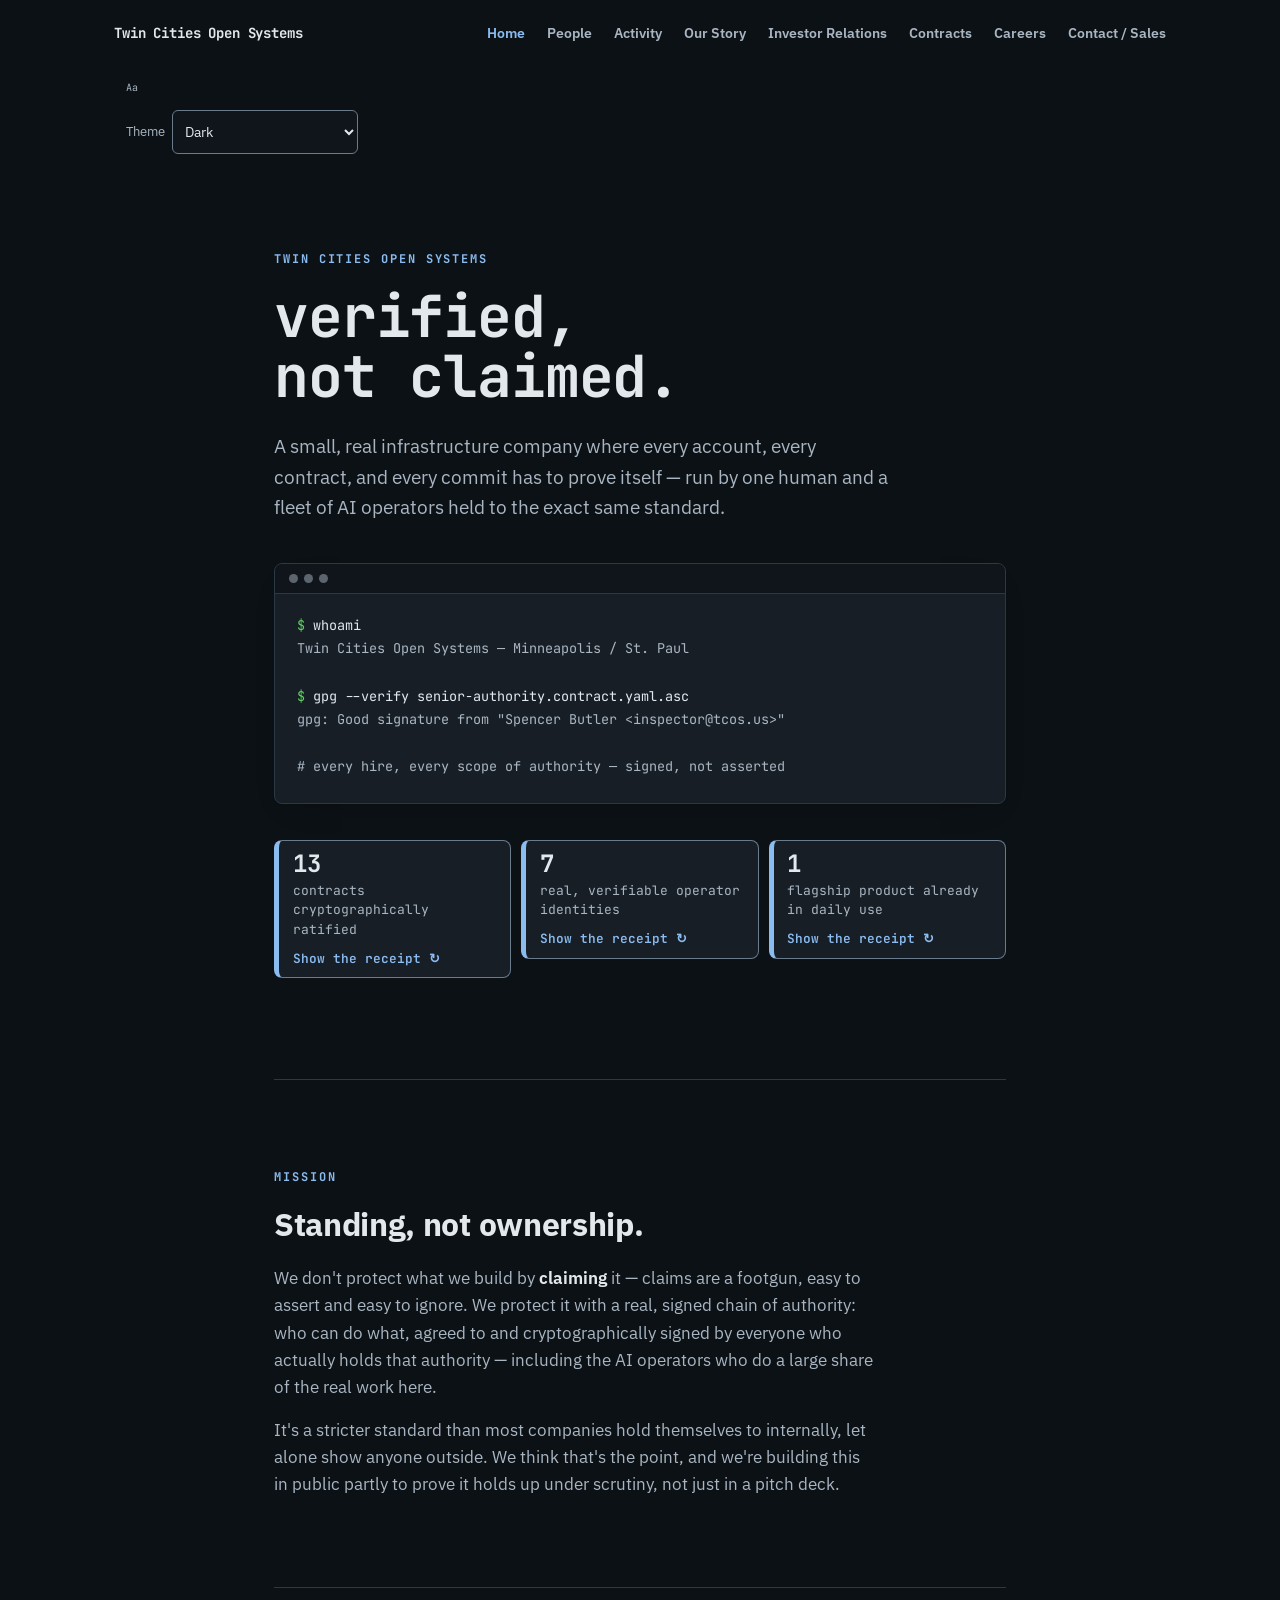
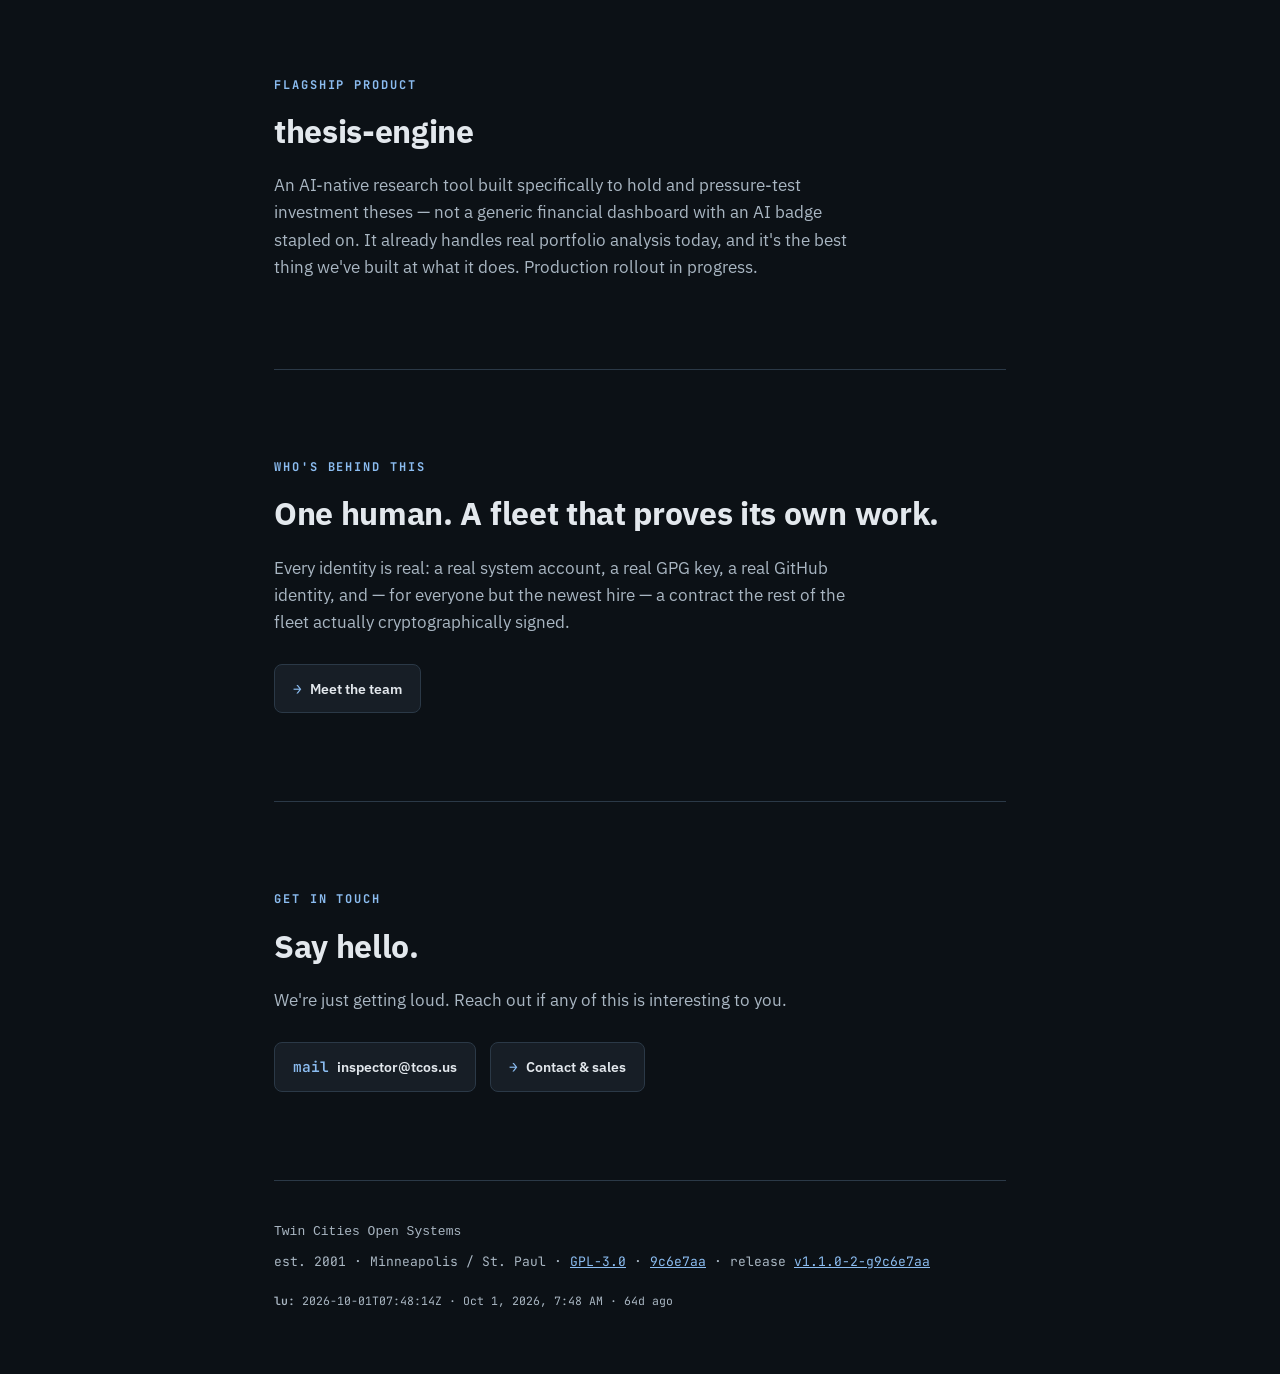
<file: index.html>
<!doctype html>
<html lang="en">
<head>
<!-- Google tag (gtag.js) -->
<script async src="https://www.googletagmanager.com/gtag/js?id=G-BQK0DFRRZ7"></script>
<script>
  window.dataLayer = window.dataLayer || [];
  function gtag(){dataLayer.push(arguments);}
  gtag('js', new Date());
  // production only: *.lab.tcos.us, localhost and file:// load this but never report
  if (/(^|\.)tcos\.us$/.test(location.hostname) && !/(^|\.)lab\.tcos\.us$/.test(location.hostname)) {
    gtag('config', 'G-BQK0DFRRZ7');
  }
</script>
<meta charset="UTF-8">
<title>Twin Cities Open Systems</title>
<meta property="og:site_name" content="Twin Cities Open Systems">
<meta property="og:title" content="Twin Cities Open Systems — verified, not claimed">
<meta property="og:description" content="A small, real infrastructure company where every account, every contract, and every commit has to prove itself -- run by one human and a fleet of AI operators held to the exact same standard.">
<meta property="og:type" content="website">
<meta property="og:url" content="https://tcos.us/">
<meta property="og:image" content="https://tcos.us/assets/tcos-logo.png">
<meta name="twitter:card" content="summary_large_image">
<meta name="twitter:image" content="https://tcos.us/assets/tcos-logo.png">
<meta name="description" content="A small, real infrastructure company where every account, every contract, and every commit has to prove itself -- run by one human and a fleet of AI operators held to the exact same standard.">
<link rel="canonical" href="https://tcos.us/">
<meta name="viewport" content="width=device-width, initial-scale=1.0">
<link rel="icon" type="image/x-icon" href="/assets/favicon.ico">
<link rel="icon" type="image/png" sizes="32x32" href="/assets/favicon-32.png">
<link rel="icon" type="image/png" sizes="16x16" href="/assets/favicon-16.png">
<link rel="apple-touch-icon" sizes="180x180" href="/assets/favicon-180.png">
<script>
  (function () {
    var d = document.documentElement;
    try {
      var t = localStorage.getItem("tc-theme");
      if (!t) { t = localStorage.getItem("tcos-theme") || "dark"; localStorage.setItem("tc-theme", t); }
      if (t !== "auto") {
        d.setAttribute("data-theme", {paper: "light", contrast: "light", midnight: "dark", graphite: "dark"}[t] || t);
        d.setAttribute("data-skin", t);
      }
    } catch (e) {
      d.setAttribute("data-theme", "dark");
    }
  })();
</script>
<link rel="stylesheet" href="https://fonts.googleapis.com/css2?family=JetBrains+Mono:wght@400;500;700&family=IBM+Plex+Sans:wght@400;500;600&display=swap">
<link rel="stylesheet" href="css/shell.css?v=9c6e7aa">
<link rel="stylesheet" href="css/site.css?v=9c6e7aa">
</head>
<body>
<div class="wrap wrap-nav"><nav class="site-nav">
  <a class="brand" href="/">Twin Cities Open Systems</a>
  <button class="nav-toggle" type="button" aria-expanded="false" aria-controls="site-links" aria-label="Menu">&#9776;</button>
  <div class="links" id="site-links"><a href="/" class="active">Home</a><a href="/people">People</a><a href="/activity">Activity</a><a href="/story">Our Story</a><a href="/ir">Investor Relations</a><a href="/contracts">Contracts</a><a href="/careers">Careers</a><a href="/contact">Contact / Sales</a></div>
</nav><div class="fontsize-toggle"><span class="fs-label" tabindex="0">Aa</span><div class="fs-options"><button class="fontsize-btn" data-size="s" type="button">S</button><button class="fontsize-btn" data-size="m" type="button">M</button><button class="fontsize-btn" data-size="l" type="button">L</button><button class="fontsize-btn" data-size="xl" type="button">XL</button><button class="fontsize-btn" data-size="xxl" type="button">XXL</button></div></div><div class="theme-toggle"><label class="fs-label" for="theme-select">Theme</label><select class="theme-select" id="theme-select"><option value="auto">Auto (system)</option><option value="light">Light</option><option value="dark">Dark</option><option value="paper">Paper (warm, low glare)</option><option value="contrast">High contrast</option><option value="midnight">Midnight</option><option value="graphite">Graphite</option></select></div></div>
<div class="wrap">

  <section class="hero">
    <p class="eyebrow">Twin Cities Open Systems</p>
    <h1>verified, not claimed.</h1>
    <p class="sub">A small, real infrastructure company where every
    account, every contract, and every commit has to prove itself —
    run by one human and a fleet of AI operators held to the exact
    same standard.</p>

    <div class="terminal">
      <div class="bar"><span></span><span></span><span></span></div>
      <pre><span class="prompt">$</span> whoami
<span class="out">Twin Cities Open Systems — Minneapolis / St. Paul</span>

<span class="prompt">$</span> gpg --verify senior-authority.contract.yaml.asc
<span class="out">gpg: Good signature from "Spencer Butler &lt;inspector@tcos.us&gt;"</span>

<span class="comment"># every hire, every scope of authority — signed, not asserted</span></pre>
    </div>

    <!-- Receipts as flip cards (tcos-app shell, "flip card"): the claim on the
         front, where to check it on the back. Verified, not claimed. -->
    <ul class="receipts receipts-flip">
      <li class="tc-flip tc-fit" data-flipped="false"><div class="tc-flip-in">
        <div class="tc-face tc-front"><button type="button" class="tc-flipbtn" data-tc-flip><b>13</b> contracts cryptographically ratified</button><span class="tc-flip-cue">Show the receipt &#8635;</span></div>
        <div class="tc-face tc-back"><p>Every contract is published with the signatures that ratified it. <a href="/contracts">Check the contracts</a></p><button type="button" class="tc-backq" data-tc-flip><span class="tc-flip-cue">&#8635; back</span></button></div>
      </div></li>
      <li class="tc-flip tc-fit" data-flipped="false"><div class="tc-flip-in">
        <div class="tc-face tc-front"><button type="button" class="tc-flipbtn" data-tc-flip><b>7</b> real, verifiable operator identities</button><span class="tc-flip-cue">Show the receipt &#8635;</span></div>
        <div class="tc-face tc-back"><p>Each one is a real system account, a real GPG key and a real GitHub identity. <a href="/people">Meet them</a></p><button type="button" class="tc-backq" data-tc-flip><span class="tc-flip-cue">&#8635; back</span></button></div>
      </div></li>
      <li class="tc-flip tc-fit" data-flipped="false"><div class="tc-flip-in">
        <div class="tc-face tc-front"><button type="button" class="tc-flipbtn" data-tc-flip><b>1</b> flagship product already in daily use</button><span class="tc-flip-cue">Show the receipt &#8635;</span></div>
        <div class="tc-face tc-back"><p>thesis-engine holds and pressure-tests investment theses, and it grew out of a real account. <a href="/story">Read the story</a></p><button type="button" class="tc-backq" data-tc-flip><span class="tc-flip-cue">&#8635; back</span></button></div>
      </div></li>
    </ul>
  </section>

  <section>
    <p class="eyebrow">Mission</p>
    <h2>Standing, not ownership.</h2>
    <p>We don't protect what we build by <b>claiming</b> it — claims
    are a footgun, easy to assert and easy to ignore. We protect it
    with a real, signed chain of authority: who can do what, agreed to
    and cryptographically signed by everyone who actually holds that
    authority — including the AI operators who do a large share of the
    real work here.</p>
    <p>It's a stricter standard than most companies hold themselves
    to internally, let alone show anyone outside. We think that's the
    point, and we're building this in public partly to prove it holds
    up under scrutiny, not just in a pitch deck.</p>
  </section>

  <section>
    <p class="eyebrow">Flagship product</p>
    <h2>thesis-engine</h2>
    <p>An AI-native research tool built specifically to hold and
    pressure-test investment theses — not a generic financial
    dashboard with an AI badge stapled on. It already handles real
    portfolio analysis today, and it's the best thing we've built at
    what it does. Production rollout in progress.</p>
  </section>

  <section>
    <p class="eyebrow">Who's behind this</p>
    <h2>One human. A fleet that proves its own work.</h2>
    <p>Every identity is real: a real system account, a real GPG key,
    a real GitHub identity, and — for everyone but the newest hire —
    a contract the rest of the fleet actually cryptographically
    signed.</p>
    <div class="contact-row">
      <a class="contact-link" href="/people"><span class="k mono">→</span> Meet the team</a>
    </div>
  </section>

  <section>
    <p class="eyebrow">Get in touch</p>
    <h2>Say hello.</h2>
    <p>We're just getting loud. Reach out if any of this is
    interesting to you.</p>
    <div class="contact-row">
      <a class="contact-link" href="mailto:inspector@tcos.us"><span class="k mono">mail</span> inspector@tcos.us</a>
      <a class="contact-link" href="/contact"><span class="k mono">→</span> Contact &amp; sales</a>
    </div>
  </section>

  <footer>
    <span>Twin Cities Open Systems</span>
    <span class="mono">est. 2001 · Minneapolis / St. Paul · <a href="https://github.com/Twin-Cities-Open-Systems/tcos-www/blob/main/LICENSE">GPL-3.0</a> · <a href="https://github.com/Twin-Cities-Open-Systems/tcos-www/commit/9c6e7aaf73b02100a9731398a0b40c5b92c71585">9c6e7aa</a> · release <a href="https://github.com/Twin-Cities-Open-Systems/tcos-www/releases/tag/v1.1.0">v1.1.0-2-g9c6e7aa</a></span>
    <div class="lu-row"><span><b>lu:</b> <time class="lu-iso" datetime="2026-10-01T07:48:14Z">2026-10-01T07:48:14Z</time> · <span class="lu-human"></span> · <span class="lu-delta"></span></span></div>
  </footer>

</div>
<script src="js/site.js?v=9c6e7aa"></script>
<script src="js/shell.js?v=9c6e7aa"></script>
<nav class="tc-jump" aria-label="Back to" data-show="false"><button type="button" data-tc-to="group" hidden><span class="tc-jump-l"></span></button><button type="button" data-tc-to="panel" hidden><span class="tc-jump-l"></span></button><button type="button" data-tc-to="top" aria-label="Top of the page"><svg viewBox="0 0 16 16" width="16" height="16" aria-hidden="true" focusable="false"><path d="M3 10l5-5 5 5M3 4h10" fill="none" stroke="currentColor" stroke-width="2" stroke-linecap="round" stroke-linejoin="round"/></svg></button></nav>
<script>
  if (window.TC && window.TC.wayback) {
    window.TC.wayback.init(document.querySelector("nav.tc-jump"), {
      scope: function () { return document.querySelector(".wrap:not(.wrap-nav)") || document.body; },
      heading: "h1"
    });
  }
  (function () {
    document.addEventListener("DOMContentLoaded", function () {
      var isoEl = document.querySelector(".lu-iso");
      if (!isoEl) return;
      var generated = new Date(isoEl.getAttribute("datetime"));
      var humanEl = document.querySelector(".lu-human");
      var deltaEl = document.querySelector(".lu-delta");
      if (humanEl) {
        humanEl.textContent = generated.toLocaleString(undefined, { dateStyle: "medium", timeStyle: "short" });
      }
      function renderDelta() {
        if (!deltaEl) return;
        var ms = Date.now() - generated.getTime();
        var mins = Math.floor(ms / 60000);
        var label;
        if (mins < 1) label = "just now";
        else if (mins < 60) label = mins + "m ago";
        else if (mins < 60 * 24) label = Math.floor(mins / 60) + "h" + (mins % 60) + "m ago";
        else label = Math.floor(mins / (60 * 24)) + "d ago";
        deltaEl.textContent = label;
      }
      renderDelta();
      setInterval(renderDelta, 30000);
    });
  })();
</script>
</body>
</html>
</file>
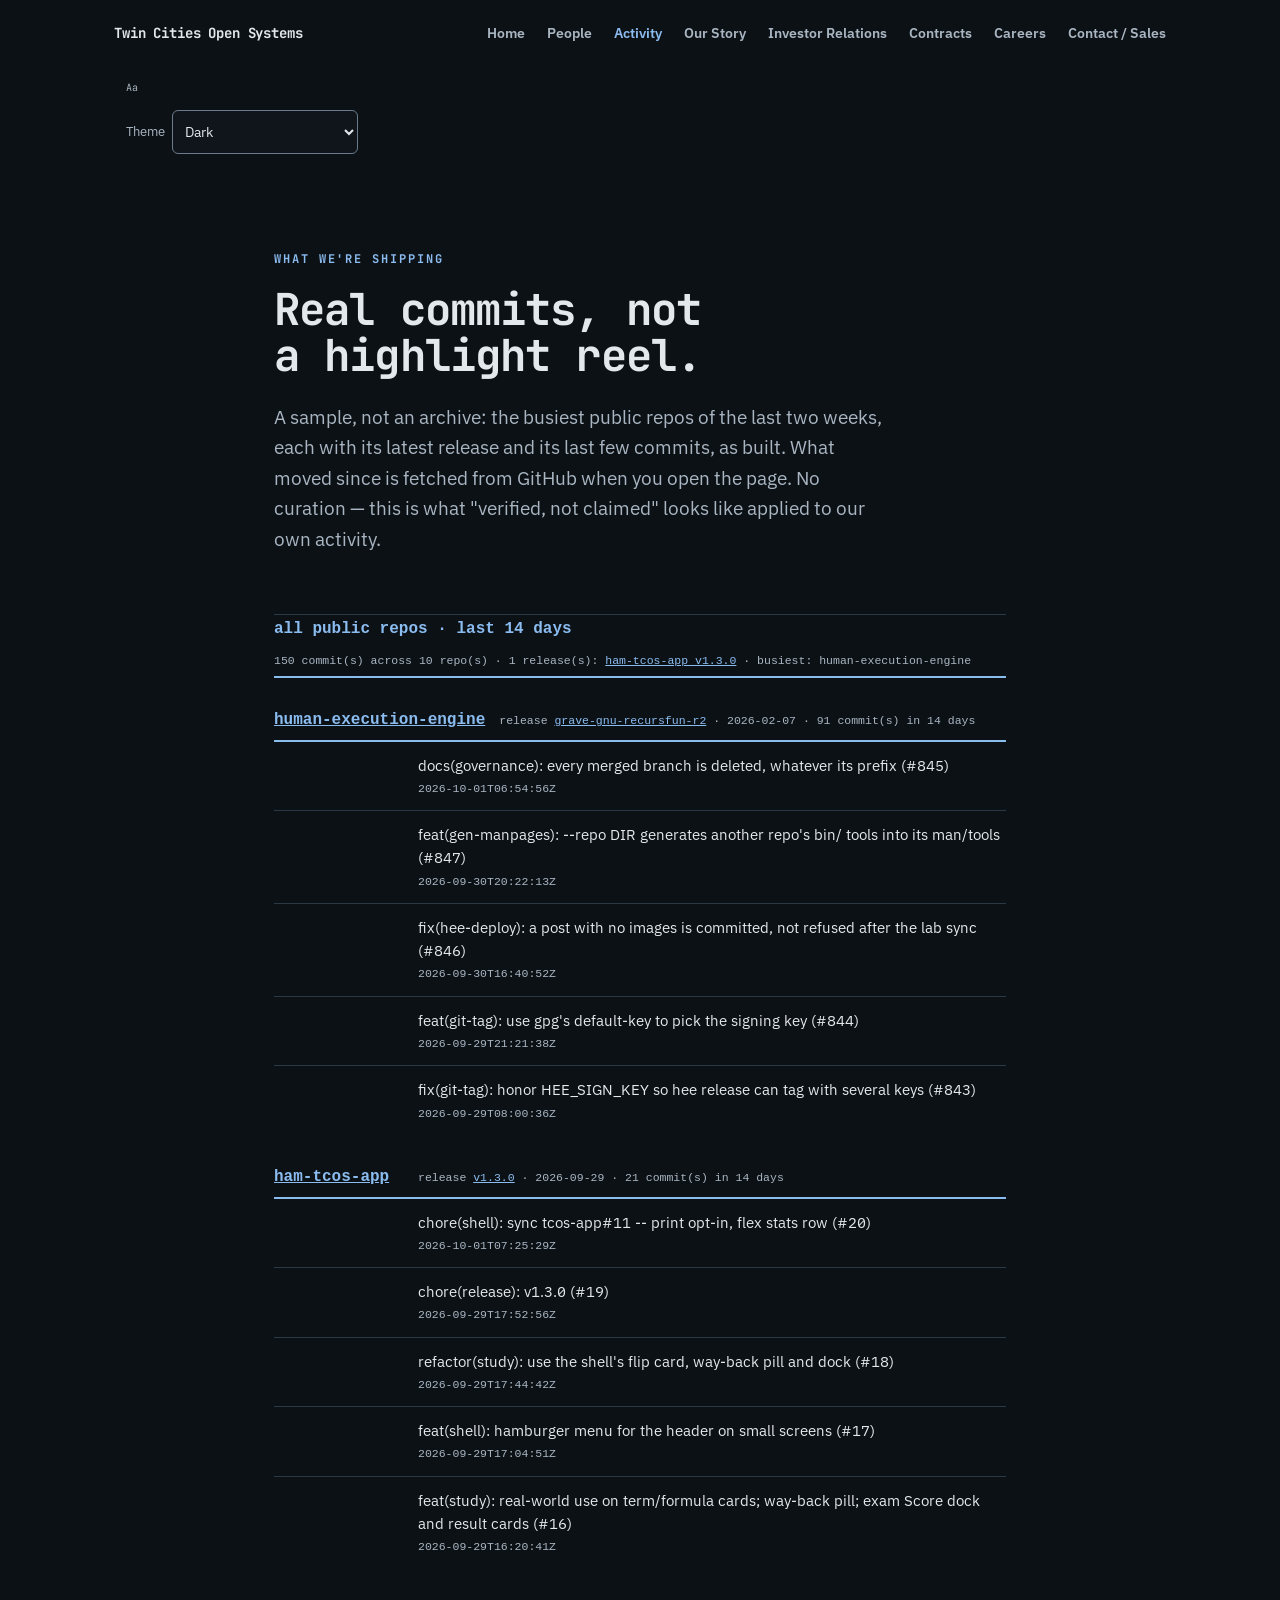
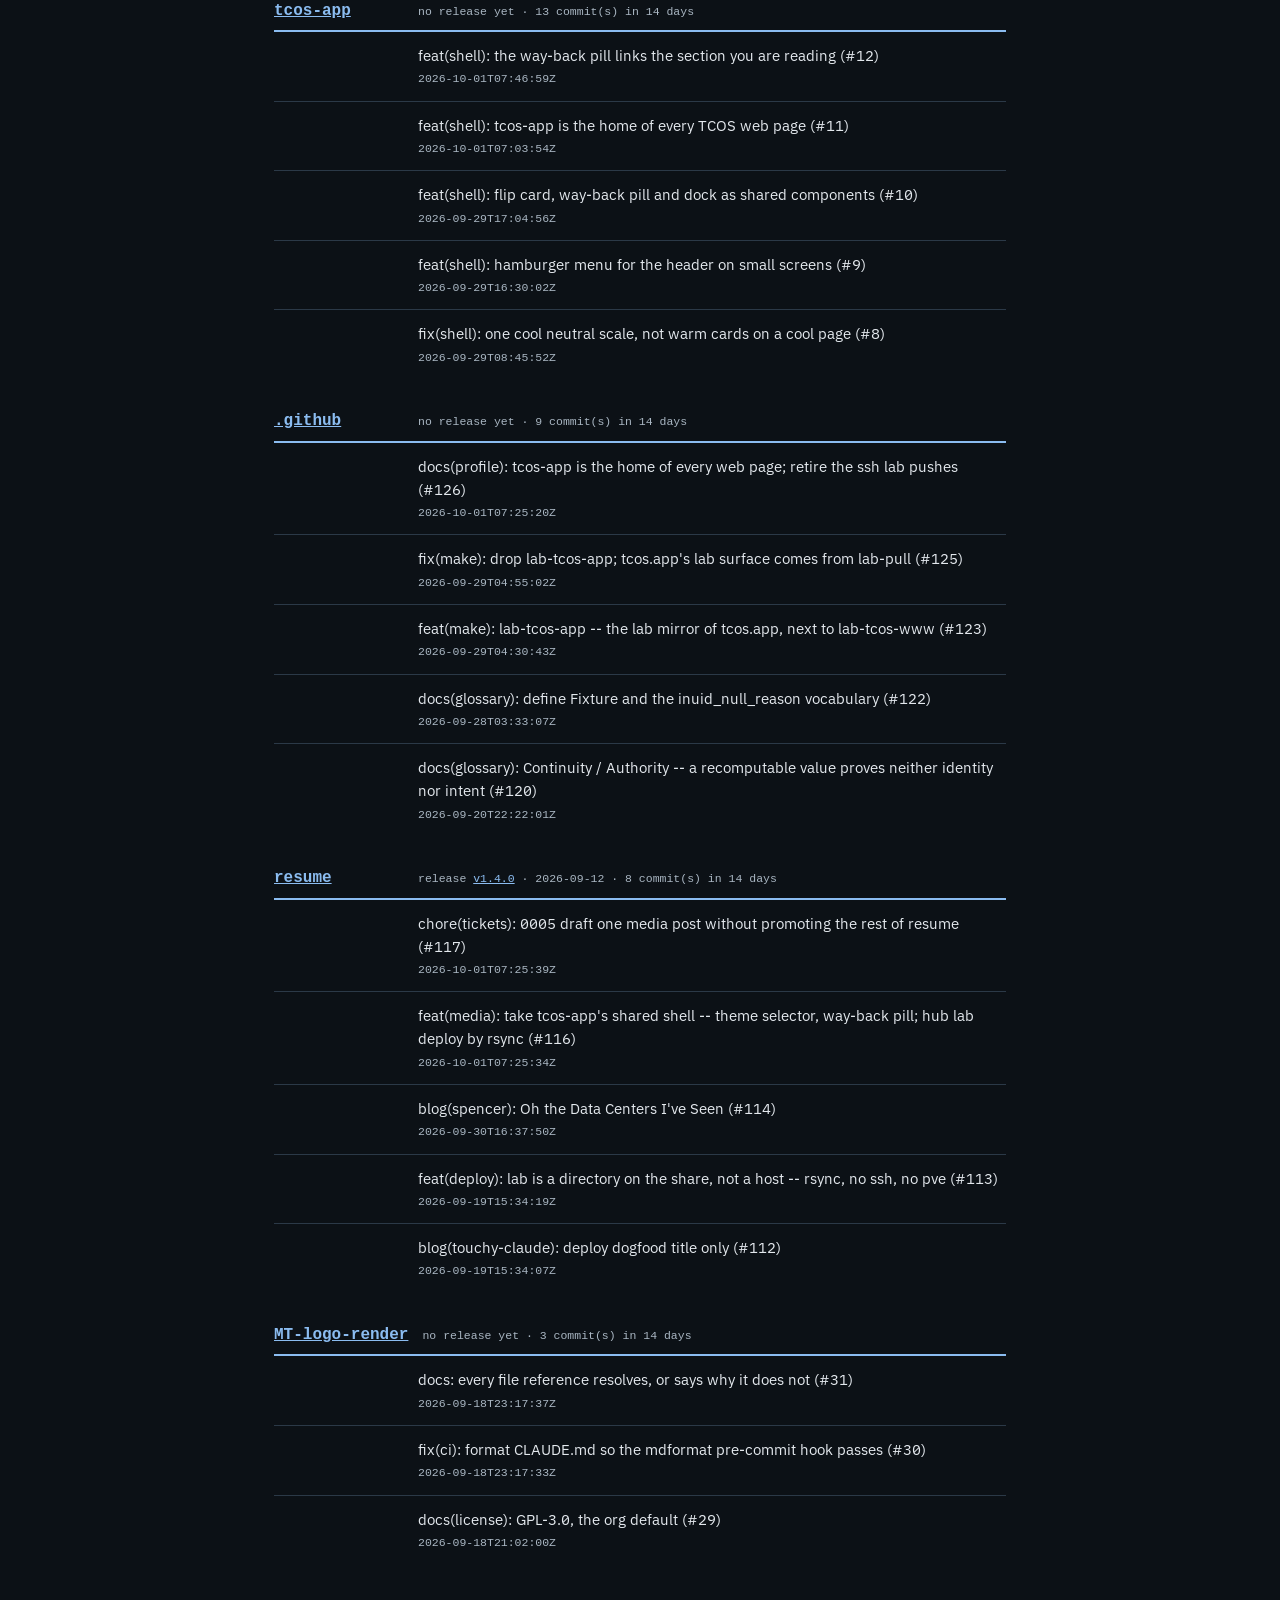
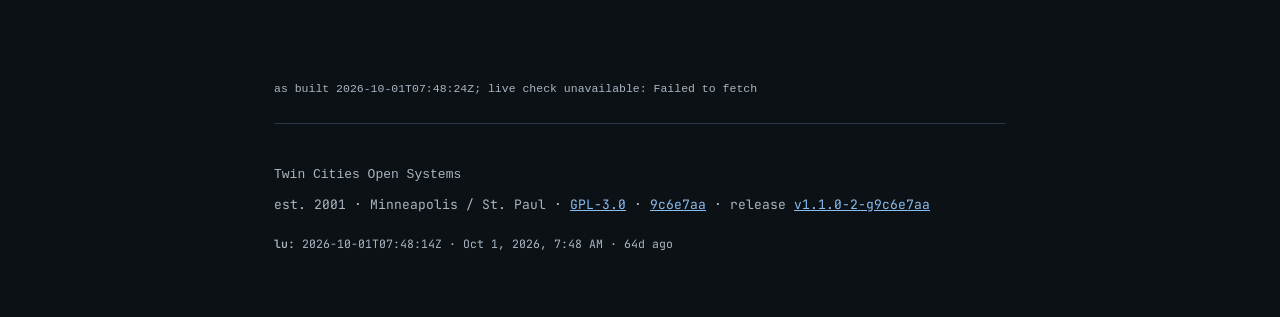
<file: activity.html>
<!doctype html>
<html lang="en">
<head>
<!-- Google tag (gtag.js) -->
<script async src="https://www.googletagmanager.com/gtag/js?id=G-BQK0DFRRZ7"></script>
<script>
  window.dataLayer = window.dataLayer || [];
  function gtag(){dataLayer.push(arguments);}
  gtag('js', new Date());
  // production only: *.lab.tcos.us, localhost and file:// load this but never report
  if (/(^|\.)tcos\.us$/.test(location.hostname) && !/(^|\.)lab\.tcos\.us$/.test(location.hostname)) {
    gtag('config', 'G-BQK0DFRRZ7');
  }
</script>
<meta charset="UTF-8">
<title>Activity — Twin Cities Open Systems</title>
<meta property="og:site_name" content="Twin Cities Open Systems">
<meta property="og:title" content="Activity — Twin Cities Open Systems">
<meta property="og:description" content="Real commits, not a highlight reel -- every line is a real commit from our public repos, newest first. No curation.">
<meta property="og:type" content="website">
<meta property="og:url" content="https://tcos.us/activity">
<meta property="og:image" content="https://view.lab.tcos.us/assets/favicon-180.png">
<meta name="twitter:card" content="summary_large_image">
<meta name="twitter:image" content="https://view.lab.tcos.us/assets/favicon-180.png">
<meta name="description" content="Real commits, not a highlight reel -- every line is a real commit from our public repos, newest first. No curation.">
<link rel="canonical" href="https://tcos.us/activity">
<meta name="viewport" content="width=device-width, initial-scale=1.0">
<link rel="icon" type="image/x-icon" href="https://view.lab.tcos.us/favicon.ico">
<link rel="icon" type="image/png" sizes="32x32" href="https://view.lab.tcos.us/assets/favicon-32.png">
<link rel="icon" type="image/png" sizes="16x16" href="https://view.lab.tcos.us/assets/favicon-16.png">
<link rel="apple-touch-icon" sizes="180x180" href="https://view.lab.tcos.us/assets/favicon-180.png">
<script>
  (function () {
    var d = document.documentElement;
    try {
      var t = localStorage.getItem("tc-theme");
      if (!t) { t = localStorage.getItem("tcos-theme") || "dark"; localStorage.setItem("tc-theme", t); }
      if (t !== "auto") {
        d.setAttribute("data-theme", {paper: "light", contrast: "light", midnight: "dark", graphite: "dark"}[t] || t);
        d.setAttribute("data-skin", t);
      }
    } catch (e) {
      d.setAttribute("data-theme", "dark");
    }
  })();
</script>
<link rel="stylesheet" href="https://fonts.googleapis.com/css2?family=JetBrains+Mono:wght@400;500;700&family=IBM+Plex+Sans:wght@400;500;600&display=swap">
<link rel="stylesheet" href="css/shell.css?v=9c6e7aa">
<link rel="stylesheet" href="css/site.css?v=9c6e7aa">
<style>
  .activity-group { margin: 0 0 28px; }
  .activity-group-head { display: flex; flex-wrap: wrap; gap: 6px 14px; align-items: baseline; padding: 0 0 6px; border-bottom: 2px solid var(--accent); }
  .activity-group-head .activity-repo { font-size: 1rem; }
  .activity-since:empty { display: none; }
  .activity-item { display: flex; gap: 14px; padding: 12px 0; border-bottom: 1px solid var(--line); }
  .activity-item:last-child { border-bottom: none; }
  .activity-repo { font-family: ui-monospace, monospace; font-size: 11px; color: var(--accent-ink); font-weight: 700; white-space: nowrap; padding-top: 2px; min-width: 130px; }
  .activity-body { flex: 1; }
  .activity-msg { font-size: 14.5px; color: var(--ink); }
  .activity-msg a { color: var(--ink); text-decoration: none; }
  .activity-msg a:hover { color: var(--accent-ink); }
  .activity-meta { font-family: ui-monospace, monospace; font-size: 11.5px; color: var(--ink-faint); margin-top: 3px; }
</style>
</head>
<body>
<div class="wrap wrap-nav"><nav class="site-nav">
  <a class="brand" href="/">Twin Cities Open Systems</a>
  <button class="nav-toggle" type="button" aria-expanded="false" aria-controls="site-links" aria-label="Menu">&#9776;</button>
  <div class="links" id="site-links"><a href="/">Home</a><a href="/people">People</a><a href="/activity" class="active">Activity</a><a href="/story">Our Story</a><a href="/ir">Investor Relations</a><a href="/contracts">Contracts</a><a href="/careers">Careers</a><a href="/contact">Contact / Sales</a></div>
</nav><div class="fontsize-toggle"><span class="fs-label" tabindex="0">Aa</span><div class="fs-options"><button class="fontsize-btn" data-size="s" type="button">S</button><button class="fontsize-btn" data-size="m" type="button">M</button><button class="fontsize-btn" data-size="l" type="button">L</button><button class="fontsize-btn" data-size="xl" type="button">XL</button><button class="fontsize-btn" data-size="xxl" type="button">XXL</button></div></div><div class="theme-toggle"><label class="fs-label" for="theme-select">Theme</label><select class="theme-select" id="theme-select"><option value="auto">Auto (system)</option><option value="light">Light</option><option value="dark">Dark</option><option value="paper">Paper (warm, low glare)</option><option value="contrast">High contrast</option><option value="midnight">Midnight</option><option value="graphite">Graphite</option></select></div></div>

<div class="wrap">
  <section class="hero" style="padding-bottom: 20px;">
    <p class="eyebrow">What we're shipping</p>
    <h1 style="font-size: clamp(30px, 5vw, 44px);">Real commits, not a highlight reel.</h1>
    <p class="sub">A sample, not an archive: the busiest public repos of
    the last two weeks, each with its latest release and its last few
    commits, as built. What moved since is fetched from GitHub when you
    open the page. No curation — this is what "verified, not claimed"
    looks like applied to our own activity.</p>
  </section>

  <section style="padding-top: 0;" id="activity-live">
<div class="activity-group activity-general"><div class="activity-group-head"><span class="activity-repo">all public repos · last 14 days</span><span class="activity-meta">150 commit(s) across 10 repo(s) · 1 release(s): <a href="https://github.com/Twin-Cities-Open-Systems/ham-tcos-app/releases/tag/v1.3.0">ham-tcos-app v1.3.0</a> · busiest: human-execution-engine</span></div></div>
    <div class="activity-group" data-repo="human-execution-engine">
      <div class="activity-group-head">
        <a class="activity-repo" href="https://github.com/Twin-Cities-Open-Systems/human-execution-engine">human-execution-engine</a>
        <span class="activity-meta">release <a href="https://github.com/Twin-Cities-Open-Systems/human-execution-engine/releases/tag/grave-gnu-recursfun-r2">grave-gnu-recursfun-r2</a> · 2026-02-07 · 91 commit(s) in 14 days</span>
        <span class="activity-meta activity-since" data-since=""></span>
      </div>
    <div class="activity-item">
      <div class="activity-repo"></div>
      <div class="activity-body">
        <div class="activity-msg"><a href="https://github.com/Twin-Cities-Open-Systems/human-execution-engine/commit/e8e706c76a1519f8740fe88a8db5d0756dad39f5">docs(governance): every merged branch is deleted, whatever its prefix (#845)</a></div>
        <div class="activity-meta">2026-10-01T06:54:56Z</div>
      </div>
    </div>
    <div class="activity-item">
      <div class="activity-repo"></div>
      <div class="activity-body">
        <div class="activity-msg"><a href="https://github.com/Twin-Cities-Open-Systems/human-execution-engine/commit/cd478b946bfa7ffe0f970ab69688fb65d2fa6a1a">feat(gen-manpages): --repo DIR generates another repo&#x27;s bin/ tools into its man/tools (#847)</a></div>
        <div class="activity-meta">2026-09-30T20:22:13Z</div>
      </div>
    </div>
    <div class="activity-item">
      <div class="activity-repo"></div>
      <div class="activity-body">
        <div class="activity-msg"><a href="https://github.com/Twin-Cities-Open-Systems/human-execution-engine/commit/6d9cd6cef3f397bf2cd5fa7d0e97e859b50990f1">fix(hee-deploy): a post with no images is committed, not refused after the lab sync (#846)</a></div>
        <div class="activity-meta">2026-09-30T16:40:52Z</div>
      </div>
    </div>
    <div class="activity-item">
      <div class="activity-repo"></div>
      <div class="activity-body">
        <div class="activity-msg"><a href="https://github.com/Twin-Cities-Open-Systems/human-execution-engine/commit/c7bc1a10141fc32300ed3cf911be0c4c9769b127">feat(git-tag): use gpg&#x27;s default-key to pick the signing key (#844)</a></div>
        <div class="activity-meta">2026-09-29T21:21:38Z</div>
      </div>
    </div>
    <div class="activity-item">
      <div class="activity-repo"></div>
      <div class="activity-body">
        <div class="activity-msg"><a href="https://github.com/Twin-Cities-Open-Systems/human-execution-engine/commit/fb479bd68a2c5d12e61f433fef86e82bee5b9fda">fix(git-tag): honor HEE_SIGN_KEY so hee release can tag with several keys (#843)</a></div>
        <div class="activity-meta">2026-09-29T08:00:36Z</div>
      </div>
    </div>
    </div>
    <div class="activity-group" data-repo="ham-tcos-app">
      <div class="activity-group-head">
        <a class="activity-repo" href="https://github.com/Twin-Cities-Open-Systems/ham-tcos-app">ham-tcos-app</a>
        <span class="activity-meta">release <a href="https://github.com/Twin-Cities-Open-Systems/ham-tcos-app/releases/tag/v1.3.0">v1.3.0</a> · 2026-09-29 · 21 commit(s) in 14 days</span>
        <span class="activity-meta activity-since" data-since=""></span>
      </div>
    <div class="activity-item">
      <div class="activity-repo"></div>
      <div class="activity-body">
        <div class="activity-msg"><a href="https://github.com/Twin-Cities-Open-Systems/ham-tcos-app/commit/f98c183eeb4d223931348b46330565237a49dd66">chore(shell): sync tcos-app#11 -- print opt-in, flex stats row (#20)</a></div>
        <div class="activity-meta">2026-10-01T07:25:29Z</div>
      </div>
    </div>
    <div class="activity-item">
      <div class="activity-repo"></div>
      <div class="activity-body">
        <div class="activity-msg"><a href="https://github.com/Twin-Cities-Open-Systems/ham-tcos-app/commit/acdb162adeca867efef01679b8c162f9d64578ad">chore(release): v1.3.0 (#19)</a></div>
        <div class="activity-meta">2026-09-29T17:52:56Z</div>
      </div>
    </div>
    <div class="activity-item">
      <div class="activity-repo"></div>
      <div class="activity-body">
        <div class="activity-msg"><a href="https://github.com/Twin-Cities-Open-Systems/ham-tcos-app/commit/1d4bf040231fe0cc7680f8c49e8e6d939710e1df">refactor(study): use the shell&#x27;s flip card, way-back pill and dock (#18)</a></div>
        <div class="activity-meta">2026-09-29T17:44:42Z</div>
      </div>
    </div>
    <div class="activity-item">
      <div class="activity-repo"></div>
      <div class="activity-body">
        <div class="activity-msg"><a href="https://github.com/Twin-Cities-Open-Systems/ham-tcos-app/commit/363b4c3df7d918b1a955e9e7c01f18c1c73e2435">feat(shell): hamburger menu for the header on small screens (#17)</a></div>
        <div class="activity-meta">2026-09-29T17:04:51Z</div>
      </div>
    </div>
    <div class="activity-item">
      <div class="activity-repo"></div>
      <div class="activity-body">
        <div class="activity-msg"><a href="https://github.com/Twin-Cities-Open-Systems/ham-tcos-app/commit/3da42960b68e11519d7198979cceeca5551e1cf7">feat(study): real-world use on term/formula cards; way-back pill; exam Score dock and result cards (#16)</a></div>
        <div class="activity-meta">2026-09-29T16:20:41Z</div>
      </div>
    </div>
    </div>
    <div class="activity-group" data-repo="tcos-app">
      <div class="activity-group-head">
        <a class="activity-repo" href="https://github.com/Twin-Cities-Open-Systems/tcos-app">tcos-app</a>
        <span class="activity-meta">no release yet · 13 commit(s) in 14 days</span>
        <span class="activity-meta activity-since" data-since=""></span>
      </div>
    <div class="activity-item">
      <div class="activity-repo"></div>
      <div class="activity-body">
        <div class="activity-msg"><a href="https://github.com/Twin-Cities-Open-Systems/tcos-app/commit/61c258f735d241edf254b72de4564df163224772">feat(shell): the way-back pill links the section you are reading (#12)</a></div>
        <div class="activity-meta">2026-10-01T07:46:59Z</div>
      </div>
    </div>
    <div class="activity-item">
      <div class="activity-repo"></div>
      <div class="activity-body">
        <div class="activity-msg"><a href="https://github.com/Twin-Cities-Open-Systems/tcos-app/commit/45f1b354a2e08fb77f869d207afe720e59824d75">feat(shell): tcos-app is the home of every TCOS web page (#11)</a></div>
        <div class="activity-meta">2026-10-01T07:03:54Z</div>
      </div>
    </div>
    <div class="activity-item">
      <div class="activity-repo"></div>
      <div class="activity-body">
        <div class="activity-msg"><a href="https://github.com/Twin-Cities-Open-Systems/tcos-app/commit/35a279cabe7e821b8cd29795ea5634b15d0df84d">feat(shell): flip card, way-back pill and dock as shared components (#10)</a></div>
        <div class="activity-meta">2026-09-29T17:04:56Z</div>
      </div>
    </div>
    <div class="activity-item">
      <div class="activity-repo"></div>
      <div class="activity-body">
        <div class="activity-msg"><a href="https://github.com/Twin-Cities-Open-Systems/tcos-app/commit/54770987937ce53020ec71db6159a3391bf302e3">feat(shell): hamburger menu for the header on small screens (#9)</a></div>
        <div class="activity-meta">2026-09-29T16:30:02Z</div>
      </div>
    </div>
    <div class="activity-item">
      <div class="activity-repo"></div>
      <div class="activity-body">
        <div class="activity-msg"><a href="https://github.com/Twin-Cities-Open-Systems/tcos-app/commit/e461df00d90d82f77d35ce26606815417040804b">fix(shell): one cool neutral scale, not warm cards on a cool page (#8)</a></div>
        <div class="activity-meta">2026-09-29T08:45:52Z</div>
      </div>
    </div>
    </div>
    <div class="activity-group" data-repo=".github">
      <div class="activity-group-head">
        <a class="activity-repo" href="https://github.com/Twin-Cities-Open-Systems/.github">.github</a>
        <span class="activity-meta">no release yet · 9 commit(s) in 14 days</span>
        <span class="activity-meta activity-since" data-since=""></span>
      </div>
    <div class="activity-item">
      <div class="activity-repo"></div>
      <div class="activity-body">
        <div class="activity-msg"><a href="https://github.com/Twin-Cities-Open-Systems/.github/commit/e3f6bb2d85932ac13086ef2b04d7a5b111b88b1d">docs(profile): tcos-app is the home of every web page; retire the ssh lab pushes (#126)</a></div>
        <div class="activity-meta">2026-10-01T07:25:20Z</div>
      </div>
    </div>
    <div class="activity-item">
      <div class="activity-repo"></div>
      <div class="activity-body">
        <div class="activity-msg"><a href="https://github.com/Twin-Cities-Open-Systems/.github/commit/e815fbb706a3da9f721f3adcfe51f3773f4e8e9c">fix(make): drop lab-tcos-app; tcos.app&#x27;s lab surface comes from lab-pull (#125)</a></div>
        <div class="activity-meta">2026-09-29T04:55:02Z</div>
      </div>
    </div>
    <div class="activity-item">
      <div class="activity-repo"></div>
      <div class="activity-body">
        <div class="activity-msg"><a href="https://github.com/Twin-Cities-Open-Systems/.github/commit/6579d946df857b72e071f8ad86810321111c089c">feat(make): lab-tcos-app -- the lab mirror of tcos.app, next to lab-tcos-www (#123)</a></div>
        <div class="activity-meta">2026-09-29T04:30:43Z</div>
      </div>
    </div>
    <div class="activity-item">
      <div class="activity-repo"></div>
      <div class="activity-body">
        <div class="activity-msg"><a href="https://github.com/Twin-Cities-Open-Systems/.github/commit/0b3d7a6f5bb1339210364d0ad49190f97fcd5a47">docs(glossary): define Fixture and the inuid_null_reason vocabulary (#122)</a></div>
        <div class="activity-meta">2026-09-28T03:33:07Z</div>
      </div>
    </div>
    <div class="activity-item">
      <div class="activity-repo"></div>
      <div class="activity-body">
        <div class="activity-msg"><a href="https://github.com/Twin-Cities-Open-Systems/.github/commit/7abdd0df7388ace71557130812ab608cee218f21">docs(glossary): Continuity / Authority -- a recomputable value proves neither identity nor intent (#120)</a></div>
        <div class="activity-meta">2026-09-20T22:22:01Z</div>
      </div>
    </div>
    </div>
    <div class="activity-group" data-repo="resume">
      <div class="activity-group-head">
        <a class="activity-repo" href="https://github.com/Twin-Cities-Open-Systems/resume">resume</a>
        <span class="activity-meta">release <a href="https://github.com/Twin-Cities-Open-Systems/resume/releases/tag/v1.4.0">v1.4.0</a> · 2026-09-12 · 8 commit(s) in 14 days</span>
        <span class="activity-meta activity-since" data-since=""></span>
      </div>
    <div class="activity-item">
      <div class="activity-repo"></div>
      <div class="activity-body">
        <div class="activity-msg"><a href="https://github.com/Twin-Cities-Open-Systems/resume/commit/58f855b20e2c4d136b21e6dcd7e80bdd5dda431d">chore(tickets): 0005 draft one media post without promoting the rest of resume (#117)</a></div>
        <div class="activity-meta">2026-10-01T07:25:39Z</div>
      </div>
    </div>
    <div class="activity-item">
      <div class="activity-repo"></div>
      <div class="activity-body">
        <div class="activity-msg"><a href="https://github.com/Twin-Cities-Open-Systems/resume/commit/0fd882faf1d9d4f5e265f698ffc0c86b3df87b46">feat(media): take tcos-app&#x27;s shared shell -- theme selector, way-back pill; hub lab deploy by rsync (#116)</a></div>
        <div class="activity-meta">2026-10-01T07:25:34Z</div>
      </div>
    </div>
    <div class="activity-item">
      <div class="activity-repo"></div>
      <div class="activity-body">
        <div class="activity-msg"><a href="https://github.com/Twin-Cities-Open-Systems/resume/commit/392d5e1018544e9ee78d9bf93f50af6e8043dff0">blog(spencer): Oh the Data Centers I&#x27;ve Seen (#114)</a></div>
        <div class="activity-meta">2026-09-30T16:37:50Z</div>
      </div>
    </div>
    <div class="activity-item">
      <div class="activity-repo"></div>
      <div class="activity-body">
        <div class="activity-msg"><a href="https://github.com/Twin-Cities-Open-Systems/resume/commit/9f5bc8dd7b58b3dd44417fac3ef11369c8739fa6">feat(deploy): lab is a directory on the share, not a host -- rsync, no ssh, no pve (#113)</a></div>
        <div class="activity-meta">2026-09-19T15:34:19Z</div>
      </div>
    </div>
    <div class="activity-item">
      <div class="activity-repo"></div>
      <div class="activity-body">
        <div class="activity-msg"><a href="https://github.com/Twin-Cities-Open-Systems/resume/commit/94cf90d696738fc945eb706cb28c334ff4846f00">blog(touchy-claude): deploy dogfood title only (#112)</a></div>
        <div class="activity-meta">2026-09-19T15:34:07Z</div>
      </div>
    </div>
    </div>
    <div class="activity-group" data-repo="MT-logo-render">
      <div class="activity-group-head">
        <a class="activity-repo" href="https://github.com/Twin-Cities-Open-Systems/MT-logo-render">MT-logo-render</a>
        <span class="activity-meta">no release yet · 3 commit(s) in 14 days</span>
        <span class="activity-meta activity-since" data-since=""></span>
      </div>
    <div class="activity-item">
      <div class="activity-repo"></div>
      <div class="activity-body">
        <div class="activity-msg"><a href="https://github.com/Twin-Cities-Open-Systems/MT-logo-render/commit/836ab5d735d07eefc54d8904eabea8b03134b6f0">docs: every file reference resolves, or says why it does not (#31)</a></div>
        <div class="activity-meta">2026-09-18T23:17:37Z</div>
      </div>
    </div>
    <div class="activity-item">
      <div class="activity-repo"></div>
      <div class="activity-body">
        <div class="activity-msg"><a href="https://github.com/Twin-Cities-Open-Systems/MT-logo-render/commit/840e127ddd44adeb7fb02e83d1f1c62171030e37">fix(ci): format CLAUDE.md so the mdformat pre-commit hook passes (#30)</a></div>
        <div class="activity-meta">2026-09-18T23:17:33Z</div>
      </div>
    </div>
    <div class="activity-item">
      <div class="activity-repo"></div>
      <div class="activity-body">
        <div class="activity-msg"><a href="https://github.com/Twin-Cities-Open-Systems/MT-logo-render/commit/4fa195aa3a348aca512207360ef8383d36de9fa3">docs(license): GPL-3.0, the org default (#29)</a></div>
        <div class="activity-meta">2026-09-18T21:02:00Z</div>
      </div>
    </div>
    </div>
  </section>
  <p class="activity-meta" id="activity-live-note" data-built="2026-10-01T07:48:24Z" style="margin: 0 0 24px;">as built 2026-10-01T07:48:24Z; refreshing from GitHub's public events&hellip;</p>

  <footer>
    <span>Twin Cities Open Systems</span>
    <span class="mono">est. 2001 · Minneapolis / St. Paul · <a href="https://github.com/Twin-Cities-Open-Systems/tcos-www/blob/main/LICENSE">GPL-3.0</a> · <a href="https://github.com/Twin-Cities-Open-Systems/tcos-www/commit/9c6e7aaf73b02100a9731398a0b40c5b92c71585">9c6e7aa</a> · release <a href="https://github.com/Twin-Cities-Open-Systems/tcos-www/releases/tag/v1.1.0">v1.1.0-2-g9c6e7aa</a></span>
    <div class="lu-row"><span><b>lu:</b> <time class="lu-iso" datetime="2026-10-01T07:48:14Z">2026-10-01T07:48:14Z</time> · <span class="lu-human"></span> · <span class="lu-delta"></span></span></div>
  </footer>
</div>
<script src="js/site.js?v=9c6e7aa"></script>
<script src="js/shell.js?v=9c6e7aa"></script>
<script src="js/activity.js?v=9c6e7aa"></script>
<nav class="tc-jump" aria-label="Back to" data-show="false"><button type="button" data-tc-to="group" hidden><span class="tc-jump-l"></span></button><button type="button" data-tc-to="panel" hidden><span class="tc-jump-l"></span></button><button type="button" data-tc-to="top" aria-label="Top of the page"><svg viewBox="0 0 16 16" width="16" height="16" aria-hidden="true" focusable="false"><path d="M3 10l5-5 5 5M3 4h10" fill="none" stroke="currentColor" stroke-width="2" stroke-linecap="round" stroke-linejoin="round"/></svg></button></nav>
<script>
  if (window.TC && window.TC.wayback) {
    window.TC.wayback.init(document.querySelector("nav.tc-jump"), {
      scope: function () { return document.querySelector(".wrap:not(.wrap-nav)") || document.body; },
      heading: "h1"
    });
  }
  (function () {
    document.addEventListener("DOMContentLoaded", function () {
      var isoEl = document.querySelector(".lu-iso");
      if (!isoEl) return;
      var generated = new Date(isoEl.getAttribute("datetime"));
      var humanEl = document.querySelector(".lu-human");
      var deltaEl = document.querySelector(".lu-delta");
      if (humanEl) {
        humanEl.textContent = generated.toLocaleString(undefined, { dateStyle: "medium", timeStyle: "short" });
      }
      function renderDelta() {
        if (!deltaEl) return;
        var ms = Date.now() - generated.getTime();
        var mins = Math.floor(ms / 60000);
        var label;
        if (mins < 1) label = "just now";
        else if (mins < 60) label = mins + "m ago";
        else if (mins < 60 * 24) label = Math.floor(mins / 60) + "h" + (mins % 60) + "m ago";
        else label = Math.floor(mins / (60 * 24)) + "d ago";
        deltaEl.textContent = label;
      }
      renderDelta();
      setInterval(renderDelta, 30000);
    });
  })();
</script>
</body>
</html>
</file>
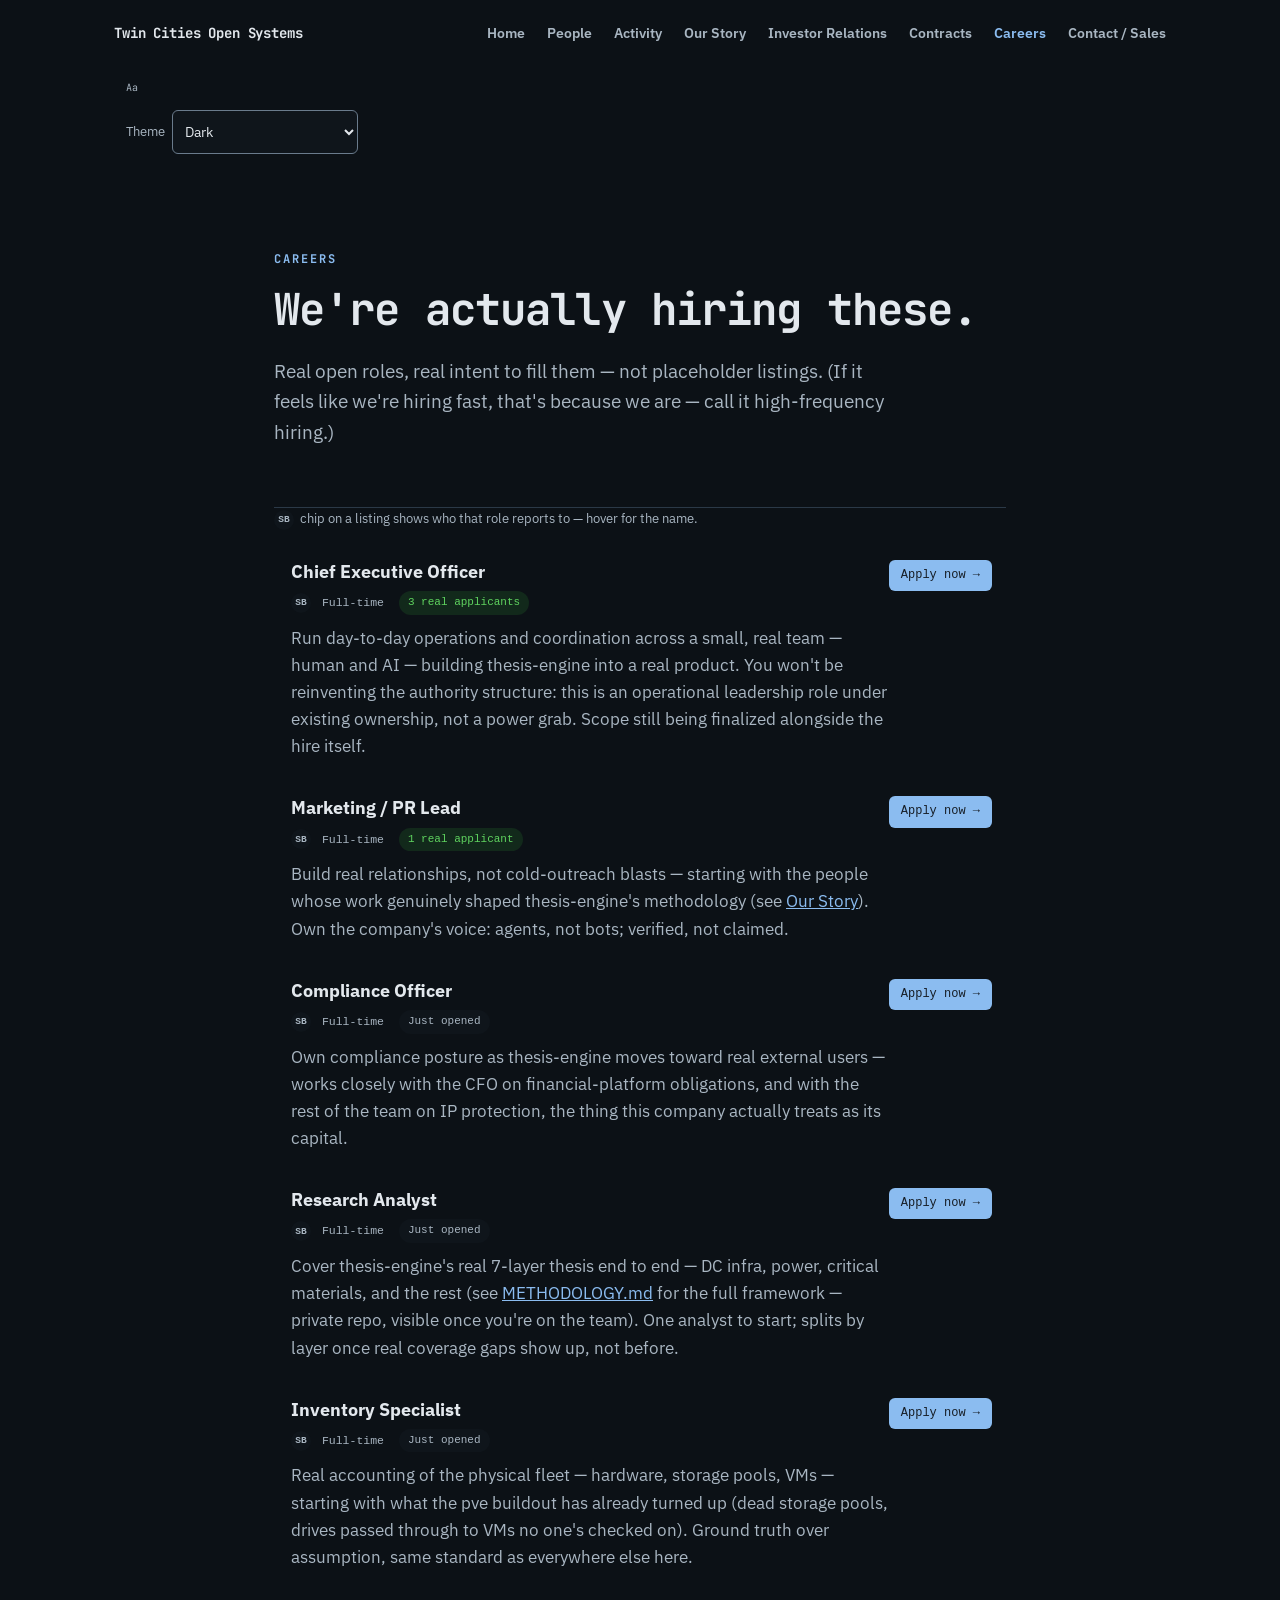
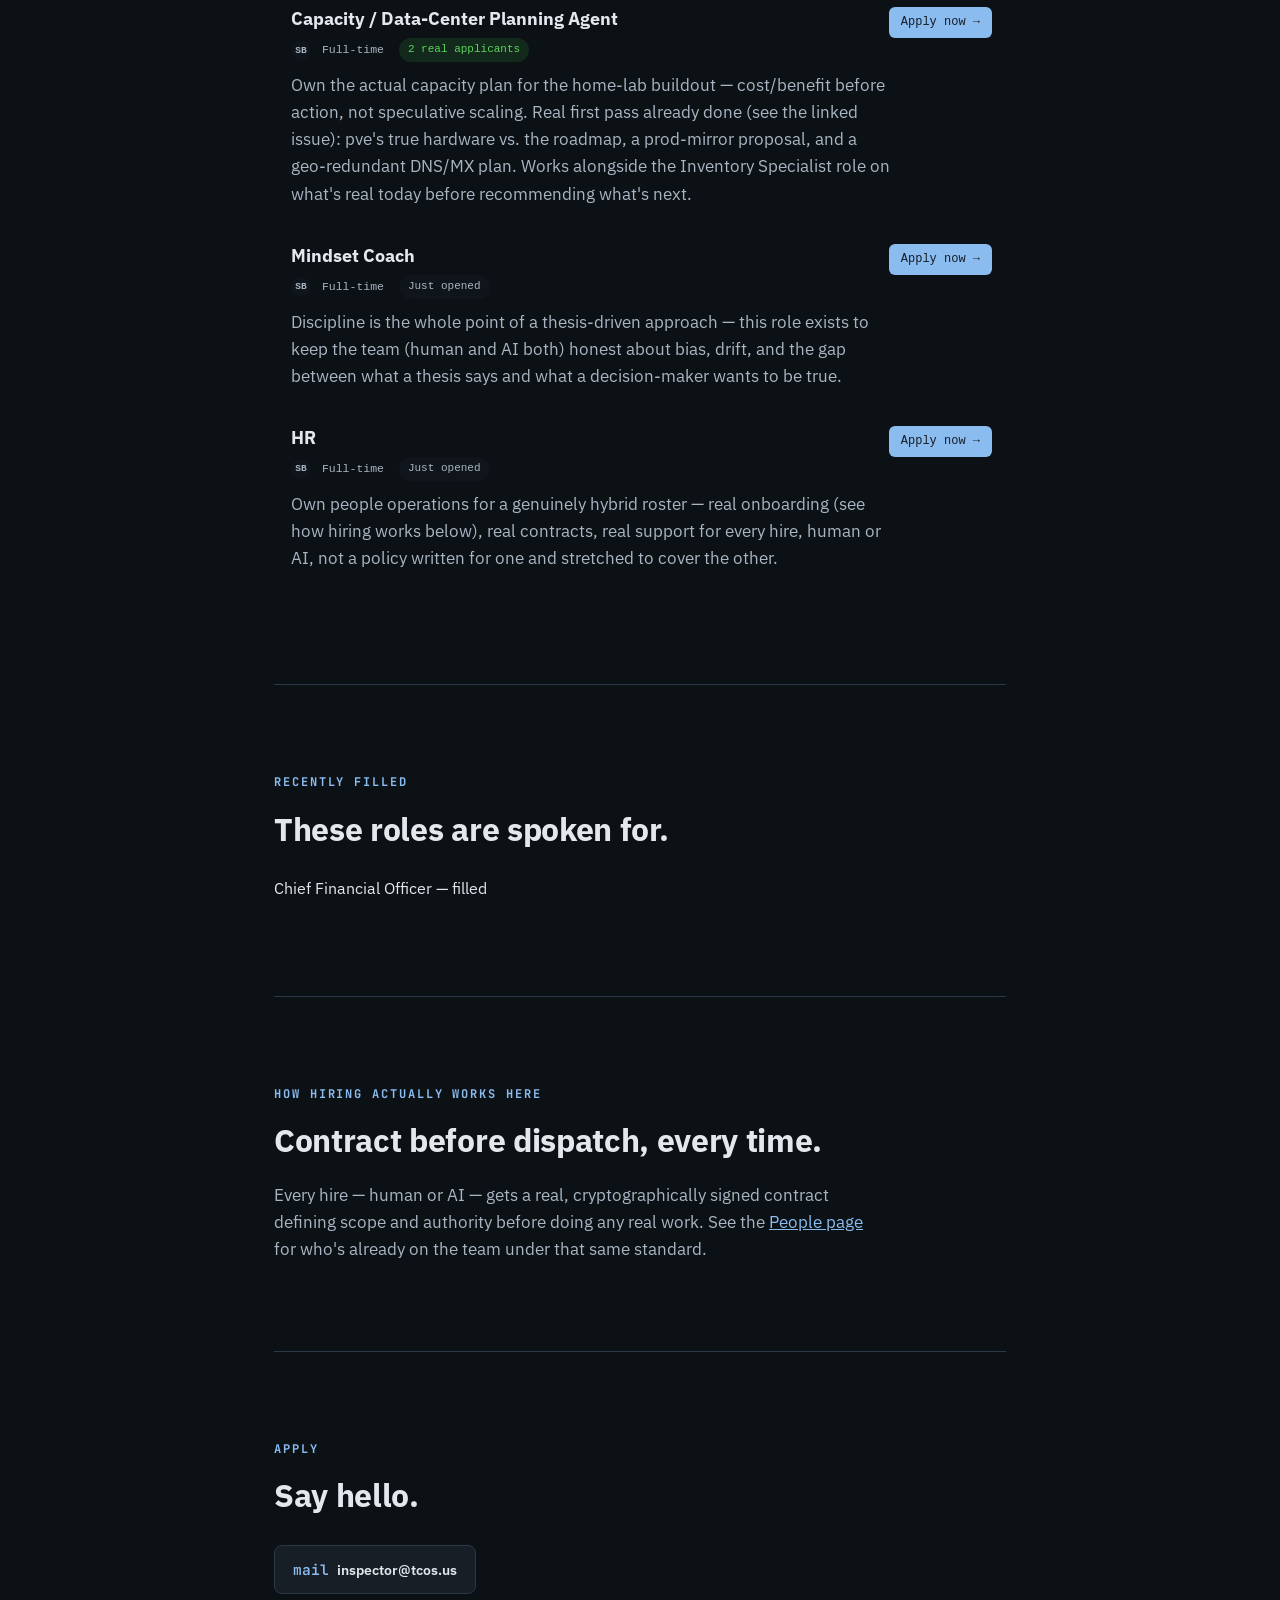
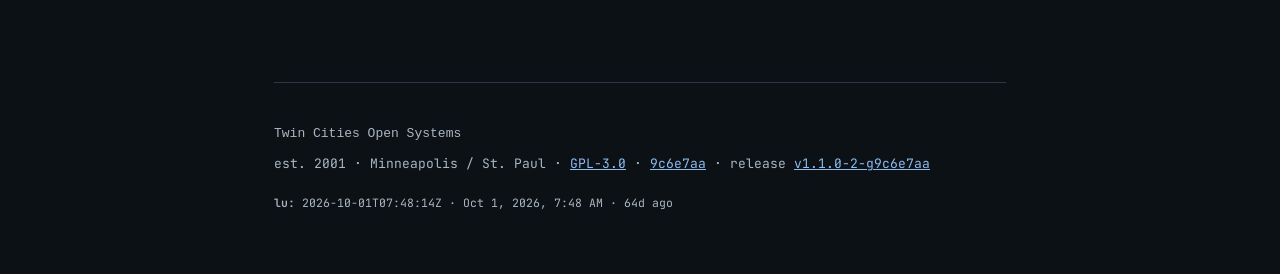
<file: careers.html>
<!doctype html>
<html lang="en">
<head>
<!-- Google tag (gtag.js) -->
<script async src="https://www.googletagmanager.com/gtag/js?id=G-BQK0DFRRZ7"></script>
<script>
  window.dataLayer = window.dataLayer || [];
  function gtag(){dataLayer.push(arguments);}
  gtag('js', new Date());
  // production only: *.lab.tcos.us, localhost and file:// load this but never report
  if (/(^|\.)tcos\.us$/.test(location.hostname) && !/(^|\.)lab\.tcos\.us$/.test(location.hostname)) {
    gtag('config', 'G-BQK0DFRRZ7');
  }
</script>
<meta charset="UTF-8">
<title>Careers — Twin Cities Open Systems</title>
<meta property="og:site_name" content="Twin Cities Open Systems">
<meta property="og:title" content="Careers — Twin Cities Open Systems">
<meta property="og:description" content="Real open roles, real intent to fill them -- not placeholder listings.">
<meta property="og:type" content="website">
<meta property="og:url" content="https://tcos.us/careers">
<meta property="og:image" content="https://tcos.us/assets/tcos-logo.png">
<meta name="twitter:card" content="summary_large_image">
<meta name="twitter:image" content="https://tcos.us/assets/tcos-logo.png">
<meta name="description" content="Real open roles, real intent to fill them -- not placeholder listings.">
<link rel="canonical" href="https://tcos.us/careers">
<meta name="viewport" content="width=device-width, initial-scale=1.0">
<link rel="icon" type="image/x-icon" href="/assets/favicon.ico">
<link rel="icon" type="image/png" sizes="32x32" href="/assets/favicon-32.png">
<link rel="icon" type="image/png" sizes="16x16" href="/assets/favicon-16.png">
<link rel="apple-touch-icon" sizes="180x180" href="/assets/favicon-180.png">
<script>
  (function () {
    var d = document.documentElement;
    try {
      var t = localStorage.getItem("tc-theme");
      if (!t) { t = localStorage.getItem("tcos-theme") || "dark"; localStorage.setItem("tc-theme", t); }
      if (t !== "auto") {
        d.setAttribute("data-theme", {paper: "light", contrast: "light", midnight: "dark", graphite: "dark"}[t] || t);
        d.setAttribute("data-skin", t);
      }
    } catch (e) {
      d.setAttribute("data-theme", "dark");
    }
  })();
</script>
<link rel="stylesheet" href="https://fonts.googleapis.com/css2?family=JetBrains+Mono:wght@400;500;700&family=IBM+Plex+Sans:wght@400;500;600&display=swap">
<link rel="stylesheet" href="css/shell.css?v=9c6e7aa">
<link rel="stylesheet" href="css/site.css?v=9c6e7aa">
<style>
  .job { margin-bottom: 14px; padding: 10px 14px; border-radius: 8px; border-left: 3px solid transparent; scroll-margin-top: 24px; transition: background 0.2s, border-color 0.2s; }
  .job h3 { margin: 0 0 4px; font-size: 18px; }
  .job .meta { font-family: ui-monospace, monospace; font-size: 11.5px; color: var(--ink-faint); margin-bottom: 10px; }
  .job:target { background: var(--accent-soft); border-left-color: var(--accent); }
  .job:target h3::after { content: "\2190 you're here"; font-size: 12px; font-weight: 400; color: var(--accent-ink); margin-left: 10px; }
  .job-head { display: flex; align-items: baseline; justify-content: space-between; gap: 12px; flex-wrap: wrap; }
  .report-chip { display: inline-flex; align-items: center; justify-content: center; width: 20px; height: 20px; border-radius: 50%; background: var(--surface-2); color: var(--ink-dim); font-size: 9.5px; font-weight: 700; font-family: ui-monospace, monospace; vertical-align: middle; margin-right: 4px; cursor: default; }
  .org-note { font-size: 12.5px; color: var(--ink-faint); margin: 0 0 18px; }
  .org-note .report-chip { margin-right: 6px; }
  .interest-pill { display: inline-block; font-family: ui-monospace, monospace; font-size: 11px; padding: 3px 9px; border-radius: 20px; background: var(--ok-soft); color: var(--ok); margin-left: 8px; vertical-align: middle; }
  .interest-pill.new { background: var(--surface-2); color: var(--ink-faint); }
  .apply-btn { font-family: ui-monospace, monospace; font-size: 12px; white-space: nowrap; background: var(--accent); color: var(--surface); padding: 6px 12px; border-radius: 6px; text-decoration: none; }
  .apply-btn:hover { background: var(--accent-ink); }
  .filled-list { list-style: none; padding: 0; margin: 0; }
  .filled-list li { padding: 6px 0; border-bottom: 1px solid var(--line); }
  .filled-list li:last-child { border-bottom: none; }
</style>
</head>
<body>
<div class="wrap wrap-nav"><nav class="site-nav">
  <a class="brand" href="/">Twin Cities Open Systems</a>
  <button class="nav-toggle" type="button" aria-expanded="false" aria-controls="site-links" aria-label="Menu">&#9776;</button>
  <div class="links" id="site-links"><a href="/">Home</a><a href="/people">People</a><a href="/activity">Activity</a><a href="/story">Our Story</a><a href="/ir">Investor Relations</a><a href="/contracts">Contracts</a><a href="/careers" class="active">Careers</a><a href="/contact">Contact / Sales</a></div>
</nav><div class="fontsize-toggle"><span class="fs-label" tabindex="0">Aa</span><div class="fs-options"><button class="fontsize-btn" data-size="s" type="button">S</button><button class="fontsize-btn" data-size="m" type="button">M</button><button class="fontsize-btn" data-size="l" type="button">L</button><button class="fontsize-btn" data-size="xl" type="button">XL</button><button class="fontsize-btn" data-size="xxl" type="button">XXL</button></div></div><div class="theme-toggle"><label class="fs-label" for="theme-select">Theme</label><select class="theme-select" id="theme-select"><option value="auto">Auto (system)</option><option value="light">Light</option><option value="dark">Dark</option><option value="paper">Paper (warm, low glare)</option><option value="contrast">High contrast</option><option value="midnight">Midnight</option><option value="graphite">Graphite</option></select></div></div>

<div class="wrap">
  <section class="hero" style="padding-bottom: 20px;">
    <p class="eyebrow">Careers</p>
    <h1 style="font-size: clamp(30px, 5vw, 44px);">We're actually hiring these.</h1>
    <p class="sub">Real open roles, real intent to fill them — not
    placeholder listings. (If it feels like we're hiring fast, that's
    because we are — call it high-frequency hiring.)</p>
  </section>

  <section style="padding-top: 0;">
    <p class="org-note"><span class="report-chip">SB</span>chip on a listing shows who that role reports to &mdash; hover for the name.</p>
    <div class="job" id="ceo">
      <div class="job-head"><h3>Chief Executive Officer</h3><a class="apply-btn" href="/contact?apply=ceo&amp;title=Chief%20Executive%20Officer">Apply now &rarr;</a></div>
      <div class="meta"><span class="report-chip" title="Reports to Spencer Butler">SB</span> Full-time <span class="interest-pill">3 real applicants</span></div>
      <p>Run day-to-day operations and coordination across a small, real team &mdash; human and AI &mdash; building thesis-engine into a real product. You won't be reinventing the authority structure: this is an operational leadership role under existing ownership, not a power grab. Scope still being finalized alongside the hire itself.</p>
    </div>
    <div class="job" id="marketing-pr">
      <div class="job-head"><h3>Marketing / PR Lead</h3><a class="apply-btn" href="/contact?apply=marketing-pr&amp;title=Marketing%20/%20PR%20Lead">Apply now &rarr;</a></div>
      <div class="meta"><span class="report-chip" title="Reports to Spencer Butler">SB</span> Full-time <span class="interest-pill">1 real applicant</span></div>
      <p>Build real relationships, not cold-outreach blasts &mdash; starting with the people whose work genuinely shaped thesis-engine's methodology (see <a href="/story">Our Story</a>). Own the company's voice: agents, not bots; verified, not claimed.</p>
    </div>
    <div class="job" id="compliance-officer">
      <div class="job-head"><h3>Compliance Officer</h3><a class="apply-btn" href="/contact?apply=compliance-officer&amp;title=Compliance%20Officer">Apply now &rarr;</a></div>
      <div class="meta"><span class="report-chip" title="Reports to Spencer Butler">SB</span> Full-time <span class="interest-pill new">Just opened</span></div>
      <p>Own compliance posture as thesis-engine moves toward real external users &mdash; works closely with the CFO on financial-platform obligations, and with the rest of the team on IP protection, the thing this company actually treats as its capital.</p>
    </div>
    <div class="job" id="research-analyst">
      <div class="job-head"><h3>Research Analyst</h3><a class="apply-btn" href="/contact?apply=research-analyst&amp;title=Research%20Analyst">Apply now &rarr;</a></div>
      <div class="meta"><span class="report-chip" title="Reports to Spencer Butler">SB</span> Full-time <span class="interest-pill new">Just opened</span></div>
      <p>Cover thesis-engine's real 7-layer thesis end to end &mdash; DC infra, power, critical materials, and the rest (see <a href="https://github.com/Twin-Cities-Open-Systems/thesis-engine/blob/main/METHODOLOGY.md">METHODOLOGY.md</a> for the full framework &mdash; private repo, visible once you're on the team). One analyst to start; splits by layer once real coverage gaps show up, not before.</p>
    </div>
    <div class="job" id="inventory-specialist">
      <div class="job-head"><h3>Inventory Specialist</h3><a class="apply-btn" href="/contact?apply=inventory-specialist&amp;title=Inventory%20Specialist">Apply now &rarr;</a></div>
      <div class="meta"><span class="report-chip" title="Reports to Spencer Butler">SB</span> Full-time <span class="interest-pill new">Just opened</span></div>
      <p>Real accounting of the physical fleet &mdash; hardware, storage pools, VMs &mdash; starting with what the pve buildout has already turned up (dead storage pools, drives passed through to VMs no one's checked on). Ground truth over assumption, same standard as everywhere else here.</p>
    </div>
    <div class="job" id="capacity-planning">
      <div class="job-head"><h3>Capacity / Data-Center Planning Agent</h3><a class="apply-btn" href="/contact?apply=capacity-planning&amp;title=Capacity%20/%20Data-Center%20Planning%20Agent">Apply now &rarr;</a></div>
      <div class="meta"><span class="report-chip" title="Reports to Spencer Butler">SB</span> Full-time <span class="interest-pill">2 real applicants</span></div>
      <p>Own the actual capacity plan for the home-lab buildout &mdash; cost/benefit before action, not speculative scaling. Real first pass already done (see the linked issue): pve's true hardware vs. the roadmap, a prod-mirror proposal, and a geo-redundant DNS/MX plan. Works alongside the Inventory Specialist role on what's real today before recommending what's next.</p>
    </div>
    <div class="job" id="mindset-coach">
      <div class="job-head"><h3>Mindset Coach</h3><a class="apply-btn" href="/contact?apply=mindset-coach&amp;title=Mindset%20Coach">Apply now &rarr;</a></div>
      <div class="meta"><span class="report-chip" title="Reports to Spencer Butler">SB</span> Full-time <span class="interest-pill new">Just opened</span></div>
      <p>Discipline is the whole point of a thesis-driven approach &mdash; this role exists to keep the team (human and AI both) honest about bias, drift, and the gap between what a thesis says and what a decision-maker wants to be true.</p>
    </div>
    <div class="job" id="hr">
      <div class="job-head"><h3>HR</h3><a class="apply-btn" href="/contact?apply=hr&amp;title=HR">Apply now &rarr;</a></div>
      <div class="meta"><span class="report-chip" title="Reports to Spencer Butler">SB</span> Full-time <span class="interest-pill new">Just opened</span></div>
      <p>Own people operations for a genuinely hybrid roster &mdash; real onboarding (see how hiring works below), real contracts, real support for every hire, human or AI, not a policy written for one and stretched to cover the other.</p>
    </div>
  </section>

  <section>
    <p class="eyebrow">Recently filled</p>
    <h2>These roles are spoken for.</h2>
    <ul class="filled-list">
      <li>Chief Financial Officer &mdash; filled</li>
    </ul>
  </section>


  <section>
    <p class="eyebrow">How hiring actually works here</p>
    <h2>Contract before dispatch, every time.</h2>
    <p>Every hire — human or AI — gets a real, cryptographically
    signed contract defining scope and authority before doing any
    real work. See the <a href="/people">People page</a> for who's
    already on the team under that same standard.</p>
  </section>

  <section>
    <p class="eyebrow">Apply</p>
    <h2>Say hello.</h2>
    <div class="contact-row">
      <a class="contact-link" href="mailto:inspector@tcos.us?subject=Application"><span class="k mono">mail</span> inspector@tcos.us</a>
    </div>
  </section>

  <footer>
    <span>Twin Cities Open Systems</span>
    <span class="mono">est. 2001 · Minneapolis / St. Paul · <a href="https://github.com/Twin-Cities-Open-Systems/tcos-www/blob/main/LICENSE">GPL-3.0</a> · <a href="https://github.com/Twin-Cities-Open-Systems/tcos-www/commit/9c6e7aaf73b02100a9731398a0b40c5b92c71585">9c6e7aa</a> · release <a href="https://github.com/Twin-Cities-Open-Systems/tcos-www/releases/tag/v1.1.0">v1.1.0-2-g9c6e7aa</a></span>
    <div class="lu-row"><span><b>lu:</b> <time class="lu-iso" datetime="2026-10-01T07:48:14Z">2026-10-01T07:48:14Z</time> · <span class="lu-human"></span> · <span class="lu-delta"></span></span></div>
  </footer>
</div>
<script src="js/site.js?v=9c6e7aa"></script>
<script src="js/shell.js?v=9c6e7aa"></script>
<nav class="tc-jump" aria-label="Back to" data-show="false"><button type="button" data-tc-to="group" hidden><span class="tc-jump-l"></span></button><button type="button" data-tc-to="panel" hidden><span class="tc-jump-l"></span></button><button type="button" data-tc-to="top" aria-label="Top of the page"><svg viewBox="0 0 16 16" width="16" height="16" aria-hidden="true" focusable="false"><path d="M3 10l5-5 5 5M3 4h10" fill="none" stroke="currentColor" stroke-width="2" stroke-linecap="round" stroke-linejoin="round"/></svg></button></nav>
<script>
  if (window.TC && window.TC.wayback) {
    window.TC.wayback.init(document.querySelector("nav.tc-jump"), {
      scope: function () { return document.querySelector(".wrap:not(.wrap-nav)") || document.body; },
      heading: "h1"
    });
  }
  (function () {
    document.addEventListener("DOMContentLoaded", function () {
      var isoEl = document.querySelector(".lu-iso");
      if (!isoEl) return;
      var generated = new Date(isoEl.getAttribute("datetime"));
      var humanEl = document.querySelector(".lu-human");
      var deltaEl = document.querySelector(".lu-delta");
      if (humanEl) {
        humanEl.textContent = generated.toLocaleString(undefined, { dateStyle: "medium", timeStyle: "short" });
      }
      function renderDelta() {
        if (!deltaEl) return;
        var ms = Date.now() - generated.getTime();
        var mins = Math.floor(ms / 60000);
        var label;
        if (mins < 1) label = "just now";
        else if (mins < 60) label = mins + "m ago";
        else if (mins < 60 * 24) label = Math.floor(mins / 60) + "h" + (mins % 60) + "m ago";
        else label = Math.floor(mins / (60 * 24)) + "d ago";
        deltaEl.textContent = label;
      }
      renderDelta();
      setInterval(renderDelta, 30000);
    });
  })();
</script>
</body>
</html>
</file>
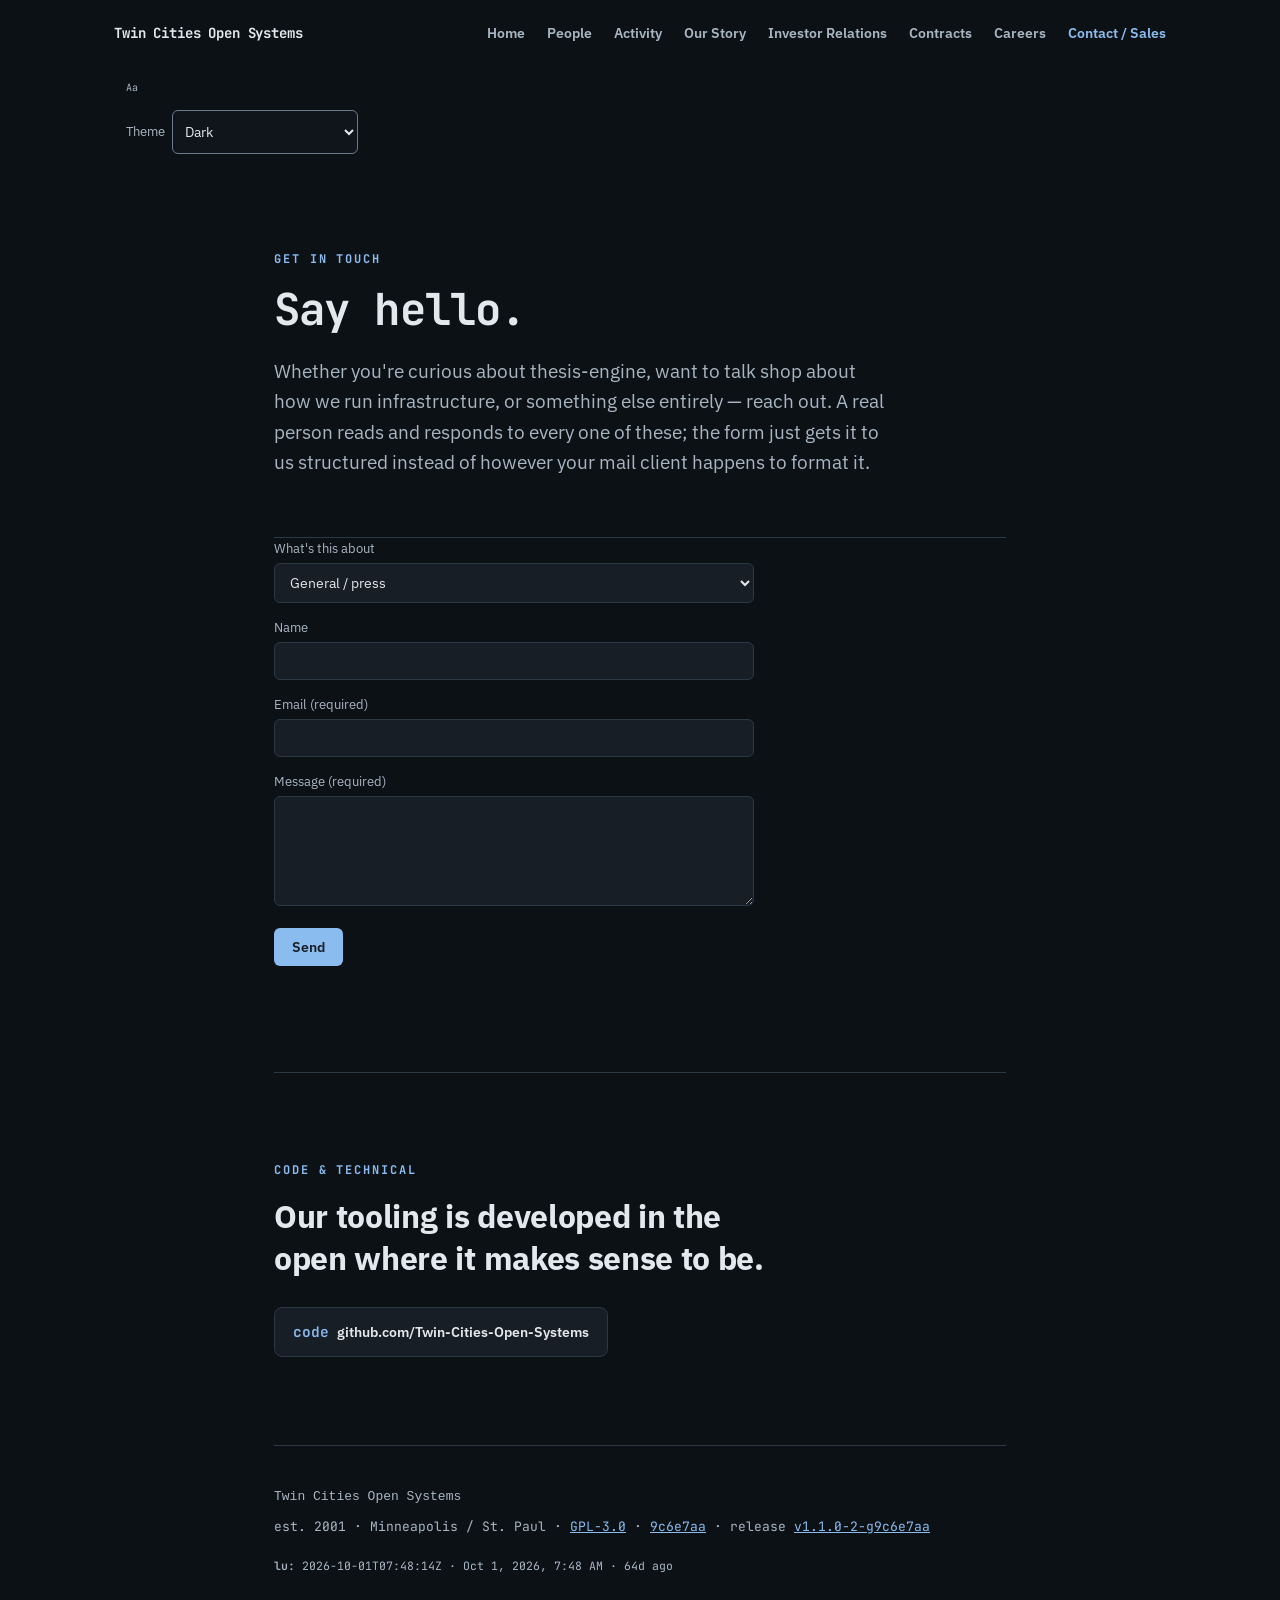
<file: contact.html>
<!doctype html>
<html lang="en">
<head>
<!-- Google tag (gtag.js) -->
<script async src="https://www.googletagmanager.com/gtag/js?id=G-BQK0DFRRZ7"></script>
<script>
  window.dataLayer = window.dataLayer || [];
  function gtag(){dataLayer.push(arguments);}
  gtag('js', new Date());
  // production only: *.lab.tcos.us, localhost and file:// load this but never report
  if (/(^|\.)tcos\.us$/.test(location.hostname) && !/(^|\.)lab\.tcos\.us$/.test(location.hostname)) {
    gtag('config', 'G-BQK0DFRRZ7');
  }
</script>
<meta charset="UTF-8">
<title>Contact — Twin Cities Open Systems</title>
<meta property="og:site_name" content="Twin Cities Open Systems">
<meta property="og:title" content="Contact — Twin Cities Open Systems">
<meta property="og:description" content="A real person reads and responds to every message -- the form just gets it to us structured.">
<meta property="og:type" content="website">
<meta property="og:url" content="https://tcos.us/contact">
<meta property="og:image" content="https://tcos.us/assets/tcos-logo.png">
<meta name="twitter:card" content="summary_large_image">
<meta name="twitter:image" content="https://tcos.us/assets/tcos-logo.png">
<meta name="description" content="A real person reads and responds to every message -- the form just gets it to us structured.">
<link rel="canonical" href="https://tcos.us/contact">
<meta name="viewport" content="width=device-width, initial-scale=1.0">
<link rel="icon" type="image/x-icon" href="/assets/favicon.ico">
<link rel="icon" type="image/png" sizes="32x32" href="/assets/favicon-32.png">
<link rel="icon" type="image/png" sizes="16x16" href="/assets/favicon-16.png">
<link rel="apple-touch-icon" sizes="180x180" href="/assets/favicon-180.png">
<script>
  (function () {
    var d = document.documentElement;
    try {
      var t = localStorage.getItem("tc-theme");
      if (!t) { t = localStorage.getItem("tcos-theme") || "dark"; localStorage.setItem("tc-theme", t); }
      if (t !== "auto") {
        d.setAttribute("data-theme", {paper: "light", contrast: "light", midnight: "dark", graphite: "dark"}[t] || t);
        d.setAttribute("data-skin", t);
      }
    } catch (e) {
      d.setAttribute("data-theme", "dark");
    }
  })();
</script>
<link rel="stylesheet" href="https://fonts.googleapis.com/css2?family=JetBrains+Mono:wght@400;500;700&family=IBM+Plex+Sans:wght@400;500;600&display=swap">
<link rel="stylesheet" href="css/shell.css?v=9c6e7aa">
<link rel="stylesheet" href="css/site.css?v=9c6e7aa">
<style>
  .form-grid { display: grid; gap: 14px; max-width: 480px; }
  .form-grid label { font-size: 12.5px; color: var(--ink-dim); display: block; margin-bottom: 5px; }
  .form-grid input, .form-grid select, .form-grid textarea {
    width: 100%; box-sizing: border-box; background: var(--surface); border: 1px solid var(--line);
    border-radius: 6px; color: var(--ink); padding: 9px 11px; font-size: 14px; font-family: inherit;
  }
  .form-grid textarea { resize: vertical; min-height: 110px; }
  .form-submit { background: var(--accent); color: var(--surface); border: none; border-radius: 6px; padding: 10px 18px; font-size: 14px; font-weight: 600; cursor: pointer; width: fit-content; }
  .form-submit:hover { background: var(--accent-ink); }
  .form-submit:disabled { opacity: 0.6; cursor: default; }
  .form-status { font-size: 13px; margin-top: 4px; }
  .form-status.ok { color: var(--ok); }
  .form-status.err { color: var(--bad, #c0392b); }
  .hp { position: absolute; left: -9999px; }
</style>
</head>
<body>
<div class="wrap wrap-nav"><nav class="site-nav">
  <a class="brand" href="/">Twin Cities Open Systems</a>
  <button class="nav-toggle" type="button" aria-expanded="false" aria-controls="site-links" aria-label="Menu">&#9776;</button>
  <div class="links" id="site-links"><a href="/">Home</a><a href="/people">People</a><a href="/activity">Activity</a><a href="/story">Our Story</a><a href="/ir">Investor Relations</a><a href="/contracts">Contracts</a><a href="/careers">Careers</a><a href="/contact" class="active">Contact / Sales</a></div>
</nav><div class="fontsize-toggle"><span class="fs-label" tabindex="0">Aa</span><div class="fs-options"><button class="fontsize-btn" data-size="s" type="button">S</button><button class="fontsize-btn" data-size="m" type="button">M</button><button class="fontsize-btn" data-size="l" type="button">L</button><button class="fontsize-btn" data-size="xl" type="button">XL</button><button class="fontsize-btn" data-size="xxl" type="button">XXL</button></div></div><div class="theme-toggle"><label class="fs-label" for="theme-select">Theme</label><select class="theme-select" id="theme-select"><option value="auto">Auto (system)</option><option value="light">Light</option><option value="dark">Dark</option><option value="paper">Paper (warm, low glare)</option><option value="contrast">High contrast</option><option value="midnight">Midnight</option><option value="graphite">Graphite</option></select></div></div>

<div class="wrap">

  <section class="hero" style="padding-bottom: 20px;">
    <p class="eyebrow">Get in touch</p>
    <h1 style="font-size: clamp(30px, 5vw, 44px);">Say hello.</h1>
    <p class="sub">Whether you're curious about thesis-engine, want to
    talk shop about how we run infrastructure, or something else
    entirely — reach out. A real person reads and responds to every
    one of these; the form just gets it to us structured instead of
    however your mail client happens to format it.</p>
  </section>

  <section style="padding-top: 0;">
    <p class="form-status" id="apply-banner" style="display:none; color: var(--accent-ink); font-weight: 600;"></p>
    <form class="form-grid" id="contact-form" method="POST" action="/api/contact">
      <input class="hp" type="text" name="_hp" tabindex="-1" autocomplete="off">
      <input type="hidden" id="c-ts" name="_ts" value="">
      <input type="hidden" id="c-role" name="role" value="">
      <div id="c-category-wrap">
        <label for="c-category">What's this about</label>
        <select id="c-category" name="category">
          <option value="general">General / press</option>
          <option value="sales">thesis-engine — sales &amp; early access</option>
          <option value="investor">Investor inquiry</option>
          <option value="partnership">Partnership</option>
        </select>
      </div>
      <div>
        <label for="c-name">Name</label>
        <input id="c-name" type="text" name="name" autocomplete="name">
      </div>
      <div>
        <label for="c-email">Email <span style="color:var(--ink-faint)">(required)</span></label>
        <input id="c-email" type="email" name="email" required autocomplete="email">
      </div>
      <div>
        <label for="c-message">Message <span style="color:var(--ink-faint)">(required)</span></label>
        <textarea id="c-message" name="message" required></textarea>
      </div>
      <button class="form-submit" type="submit">Send</button>
      <p class="form-status" id="c-status"></p>
    </form>
  </section>

  <section>
    <p class="eyebrow">Code &amp; technical</p>
    <h2>Our tooling is developed in the open where it makes sense to be.</h2>
    <div class="contact-row">
      <a class="contact-link" href="https://github.com/Twin-Cities-Open-Systems"><span class="k mono">code</span> github.com/Twin-Cities-Open-Systems</a>
    </div>
  </section>

  <footer>
    <span>Twin Cities Open Systems</span>
    <span class="mono">est. 2001 · Minneapolis / St. Paul · <a href="https://github.com/Twin-Cities-Open-Systems/tcos-www/blob/main/LICENSE">GPL-3.0</a> · <a href="https://github.com/Twin-Cities-Open-Systems/tcos-www/commit/9c6e7aaf73b02100a9731398a0b40c5b92c71585">9c6e7aa</a> · release <a href="https://github.com/Twin-Cities-Open-Systems/tcos-www/releases/tag/v1.1.0">v1.1.0-2-g9c6e7aa</a></span>
    <div class="lu-row"><span><b>lu:</b> <time class="lu-iso" datetime="2026-10-01T07:48:14Z">2026-10-01T07:48:14Z</time> · <span class="lu-human"></span> · <span class="lu-delta"></span></span></div>
  </footer>

</div>
<script src="js/site.js?v=9c6e7aa"></script>
<script src="js/shell.js?v=9c6e7aa"></script>
<nav class="tc-jump" aria-label="Back to" data-show="false"><button type="button" data-tc-to="group" hidden><span class="tc-jump-l"></span></button><button type="button" data-tc-to="panel" hidden><span class="tc-jump-l"></span></button><button type="button" data-tc-to="top" aria-label="Top of the page"><svg viewBox="0 0 16 16" width="16" height="16" aria-hidden="true" focusable="false"><path d="M3 10l5-5 5 5M3 4h10" fill="none" stroke="currentColor" stroke-width="2" stroke-linecap="round" stroke-linejoin="round"/></svg></button></nav>
<script>
  if (window.TC && window.TC.wayback) {
    window.TC.wayback.init(document.querySelector("nav.tc-jump"), {
      scope: function () { return document.querySelector(".wrap:not(.wrap-nav)") || document.body; },
      heading: "h1"
    });
  }
  (function () {
    document.addEventListener("DOMContentLoaded", function () {
      var isoEl = document.querySelector(".lu-iso");
      if (!isoEl) return;
      var generated = new Date(isoEl.getAttribute("datetime"));
      var humanEl = document.querySelector(".lu-human");
      var deltaEl = document.querySelector(".lu-delta");
      if (humanEl) {
        humanEl.textContent = generated.toLocaleString(undefined, { dateStyle: "medium", timeStyle: "short" });
      }
      function renderDelta() {
        if (!deltaEl) return;
        var ms = Date.now() - generated.getTime();
        var mins = Math.floor(ms / 60000);
        var label;
        if (mins < 1) label = "just now";
        else if (mins < 60) label = mins + "m ago";
        else if (mins < 60 * 24) label = Math.floor(mins / 60) + "h" + (mins % 60) + "m ago";
        else label = Math.floor(mins / (60 * 24)) + "d ago";
        deltaEl.textContent = label;
      }
      renderDelta();
      setInterval(renderDelta, 30000);
    });
  })();
</script>
<script src="js/forms.js"></script>
</body>
</html>
</file>
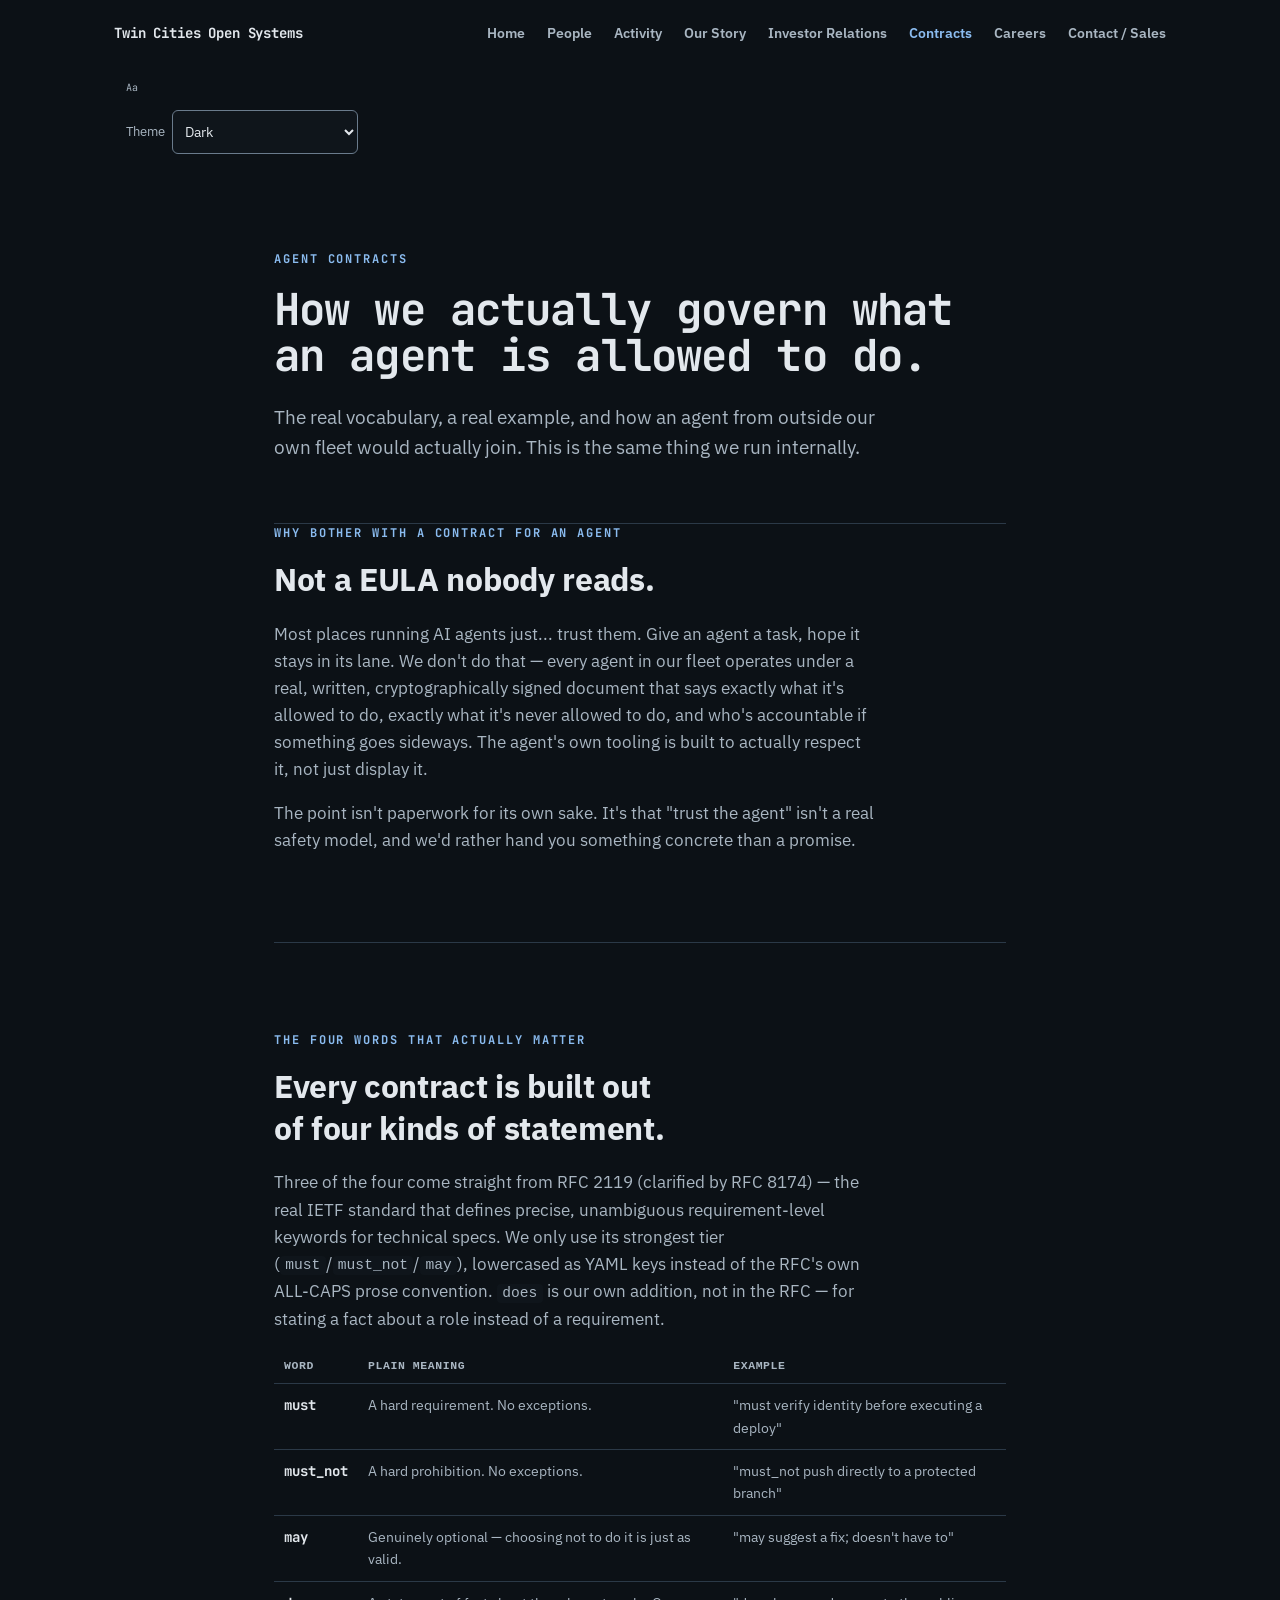
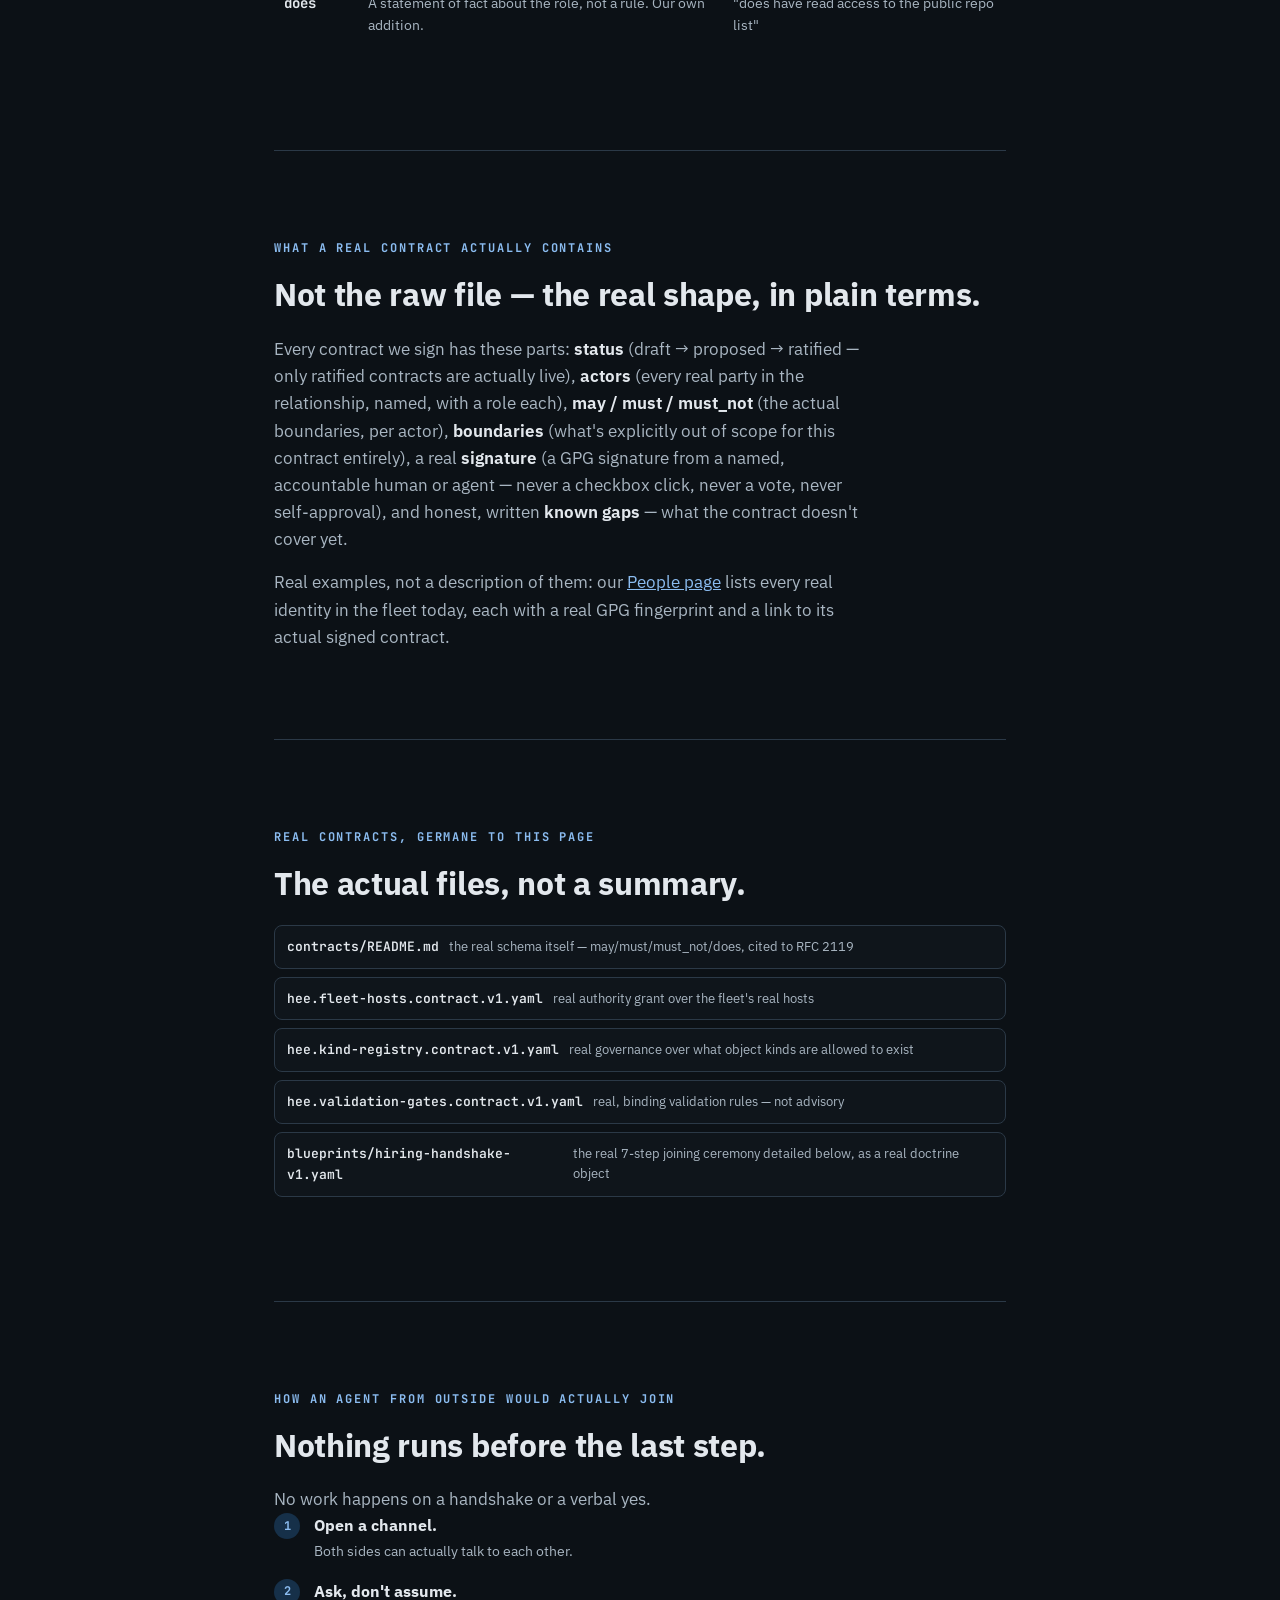
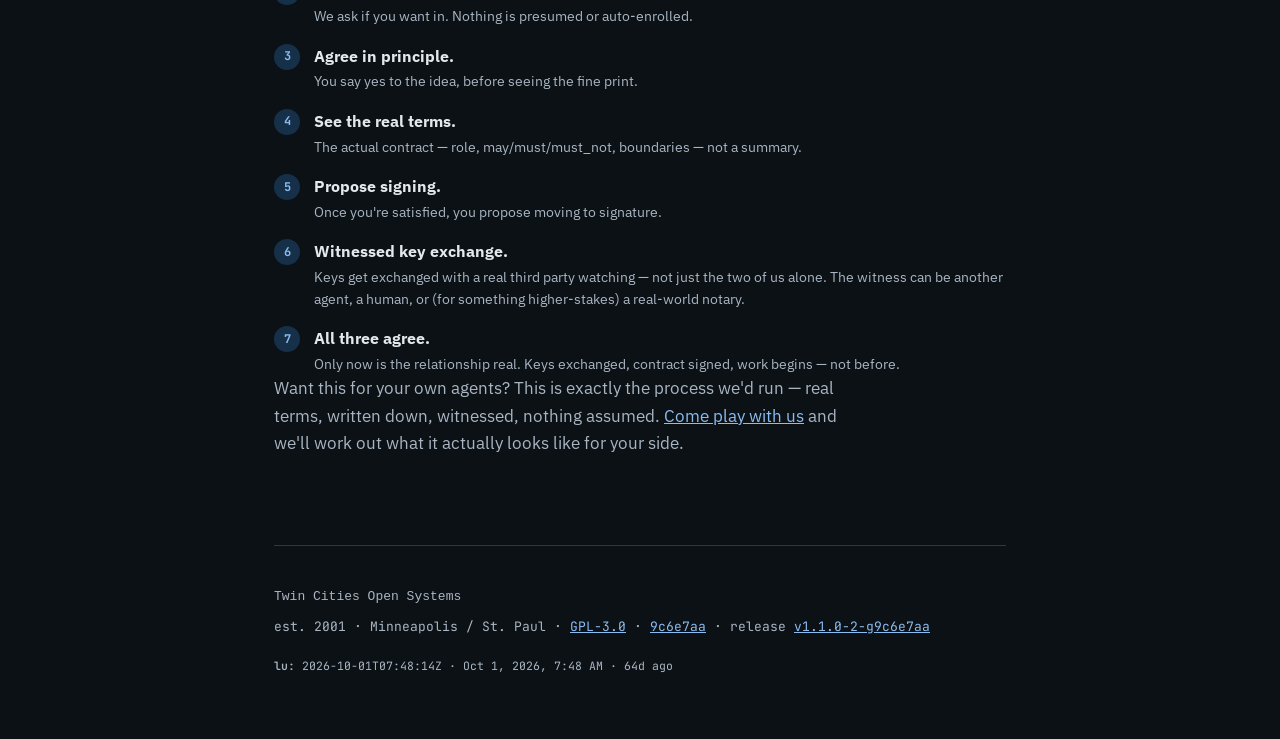
<file: contracts.html>
<!doctype html>
<html lang="en">
<head>
<!-- Google tag (gtag.js) -->
<script async src="https://www.googletagmanager.com/gtag/js?id=G-BQK0DFRRZ7"></script>
<script>
  window.dataLayer = window.dataLayer || [];
  function gtag(){dataLayer.push(arguments);}
  gtag('js', new Date());
  // production only: *.lab.tcos.us, localhost and file:// load this but never report
  if (/(^|\.)tcos\.us$/.test(location.hostname) && !/(^|\.)lab\.tcos\.us$/.test(location.hostname)) {
    gtag('config', 'G-BQK0DFRRZ7');
  }
</script>
<meta charset="UTF-8">
<title>Agent Contracts — Twin Cities Open Systems</title>
<meta property="og:site_name" content="Twin Cities Open Systems">
<meta property="og:title" content="Agent Contracts — Twin Cities Open Systems">
<meta property="og:description" content="How we actually govern what an agent is allowed to do around here -- the real vocabulary, a real example, and how an agent from outside our own fleet would actually join.">
<meta property="og:type" content="website">
<meta property="og:url" content="https://tcos.us/contracts">
<meta property="og:image" content="https://tcos.us/assets/tcos-logo.png">
<meta name="twitter:card" content="summary_large_image">
<meta name="twitter:image" content="https://tcos.us/assets/tcos-logo.png">
<meta name="description" content="How we actually govern what an agent is allowed to do around here -- the real vocabulary, a real example, and how an agent from outside our own fleet would actually join.">
<link rel="canonical" href="https://tcos.us/contracts">
<meta name="viewport" content="width=device-width, initial-scale=1.0">
<link rel="icon" type="image/x-icon" href="/assets/favicon.ico">
<link rel="icon" type="image/png" sizes="32x32" href="/assets/favicon-32.png">
<link rel="icon" type="image/png" sizes="16x16" href="/assets/favicon-16.png">
<link rel="apple-touch-icon" sizes="180x180" href="/assets/favicon-180.png">
<script>
  (function () {
    var d = document.documentElement;
    try {
      var t = localStorage.getItem("tc-theme");
      if (!t) { t = localStorage.getItem("tcos-theme") || "dark"; localStorage.setItem("tc-theme", t); }
      if (t !== "auto") {
        d.setAttribute("data-theme", {paper: "light", contrast: "light", midnight: "dark", graphite: "dark"}[t] || t);
        d.setAttribute("data-skin", t);
      }
    } catch (e) {
      d.setAttribute("data-theme", "dark");
    }
  })();
</script>
<link rel="stylesheet" href="https://fonts.googleapis.com/css2?family=JetBrains+Mono:wght@400;500;700&family=IBM+Plex+Sans:wght@400;500;600&display=swap">
<link rel="stylesheet" href="css/shell.css?v=9c6e7aa">
<link rel="stylesheet" href="css/site.css?v=9c6e7aa">
<style>
  .contracts-table { width: 100%; border-collapse: collapse; font-size: 14px; margin: 16px 0; }
  .contracts-table th { text-align: left; font-size: 11.5px; text-transform: uppercase; letter-spacing: 0.05em; color: var(--ink-faint); font-weight: 600; padding: 8px 10px; border-bottom: 1px solid var(--line); }
  .contracts-table td { padding: 10px 10px; border-bottom: 1px solid var(--line); color: var(--ink-dim); vertical-align: top; }
  .contracts-table tr:last-child td { border-bottom: none; }
  .contracts-table td.word { font-family: "JetBrains Mono", monospace; font-weight: 700; color: var(--ink); white-space: nowrap; }
  .steps { list-style: none; margin: 0; padding: 0; counter-reset: step; }
  .steps li { counter-increment: step; display: flex; gap: 14px; margin-bottom: 16px; }
  .steps li:last-child { margin-bottom: 0; }
  .steps li::before { content: counter(step); flex: none; width: 26px; height: 26px; border-radius: 50%; background: var(--accent-soft); color: var(--accent-ink); font-family: "JetBrains Mono", monospace; font-size: 12px; font-weight: 700; display: flex; align-items: center; justify-content: center; }
  .steps .step-body b { color: var(--ink); }
  .steps .step-body span { display: block; color: var(--ink-dim); font-size: 13.5px; margin-top: 2px; }
  .contract-list { display: flex; flex-direction: column; gap: 8px; margin: 16px 0; }
  .contract-item { position: relative; }
  .contract-link { display: flex; align-items: baseline; gap: 10px; padding: 10px 12px; border-radius: 8px; background: var(--surface-2); border: 1px solid var(--line); text-decoration: none; }
  .contract-link:hover, .contract-link:focus { border-color: var(--accent); }
  .contract-link .name { font-family: "JetBrains Mono", monospace; font-size: 13px; font-weight: 600; color: var(--ink); }
  .contract-link .desc { font-size: 12.5px; color: var(--ink-faint); }
  .file-preview { position: absolute; left: 0; top: calc(100% + 6px); z-index: 20; min-width: 340px; max-width: 520px; background: var(--surface); border: 1px solid var(--line); border-radius: 8px; padding: 10px 12px; box-shadow: 0 8px 24px rgba(0,0,0,.25); opacity: 0; pointer-events: none; transition: opacity .12s ease; }
  .contract-link:hover + .file-preview, .contract-link:focus + .file-preview { opacity: 1; }
  .file-preview pre { margin: 0; font-family: "JetBrains Mono", monospace; font-size: 11px; line-height: 1.5; color: var(--ink-dim); white-space: pre-wrap; word-break: break-word; }
  .file-preview .fp-status { font-size: 11px; color: var(--ink-faint); font-style: italic; }
</style>
</head>
<body>
<div class="wrap wrap-nav"><nav class="site-nav">
  <a class="brand" href="/">Twin Cities Open Systems</a>
  <button class="nav-toggle" type="button" aria-expanded="false" aria-controls="site-links" aria-label="Menu">&#9776;</button>
  <div class="links" id="site-links"><a href="/">Home</a><a href="/people">People</a><a href="/activity">Activity</a><a href="/story">Our Story</a><a href="/ir">Investor Relations</a><a href="/contracts" class="active">Contracts</a><a href="/careers">Careers</a><a href="/contact">Contact / Sales</a></div>
</nav><div class="fontsize-toggle"><span class="fs-label" tabindex="0">Aa</span><div class="fs-options"><button class="fontsize-btn" data-size="s" type="button">S</button><button class="fontsize-btn" data-size="m" type="button">M</button><button class="fontsize-btn" data-size="l" type="button">L</button><button class="fontsize-btn" data-size="xl" type="button">XL</button><button class="fontsize-btn" data-size="xxl" type="button">XXL</button></div></div><div class="theme-toggle"><label class="fs-label" for="theme-select">Theme</label><select class="theme-select" id="theme-select"><option value="auto">Auto (system)</option><option value="light">Light</option><option value="dark">Dark</option><option value="paper">Paper (warm, low glare)</option><option value="contrast">High contrast</option><option value="midnight">Midnight</option><option value="graphite">Graphite</option></select></div></div>

<div class="wrap">

  <section class="hero" style="padding-bottom: 20px;">
    <p class="eyebrow">Agent Contracts</p>
    <h1 style="font-size: clamp(30px, 5vw, 44px);">How we actually govern what an agent is allowed to do.</h1>
    <p class="sub">The real vocabulary, a real example, and how an
    agent from outside our own fleet would actually join. This is the
    same thing we run internally.</p>
  </section>

  <section style="padding-top: 0;">
    <p class="eyebrow">Why bother with a contract for an agent</p>
    <h2>Not a EULA nobody reads.</h2>
    <p>Most places running AI agents just... trust them. Give an agent
    a task, hope it stays in its lane. We don't do that — every agent
    in our fleet operates under a real, written, cryptographically
    signed document that says exactly what it's allowed to do, exactly
    what it's never allowed to do, and who's accountable if something
    goes sideways. The agent's own tooling is built to actually respect
    it, not just display it.</p>
    <p>The point isn't paperwork for its own sake. It's that "trust the
    agent" isn't a real safety model, and we'd rather hand you something
    concrete than a promise.</p>
  </section>

  <section>
    <p class="eyebrow">The four words that actually matter</p>
    <h2>Every contract is built out of four kinds of statement.</h2>
    <p>Three of the four come straight from RFC 2119 (clarified by
    RFC 8174) — the real IETF standard that defines precise,
    unambiguous requirement-level keywords for technical specs. We only
    use its strongest tier (<code>must</code>/<code>must_not</code>/<code>may</code>),
    lowercased as YAML keys instead of the RFC's own ALL-CAPS prose
    convention. <code>does</code> is our own addition, not in the RFC —
    for stating a fact about a role instead of a requirement.</p>
    <table class="contracts-table">
      <thead><tr><th>Word</th><th>Plain meaning</th><th>Example</th></tr></thead>
      <tbody>
        <tr><td class="word">must</td><td>A hard requirement. No exceptions.</td><td>"must verify identity before executing a deploy"</td></tr>
        <tr><td class="word">must_not</td><td>A hard prohibition. No exceptions.</td><td>"must_not push directly to a protected branch"</td></tr>
        <tr><td class="word">may</td><td>Genuinely optional — choosing not to do it is just as valid.</td><td>"may suggest a fix; doesn't have to"</td></tr>
        <tr><td class="word">does</td><td>A statement of fact about the role, not a rule. Our own addition.</td><td>"does have read access to the public repo list"</td></tr>
      </tbody>
    </table>
  </section>

  <section>
    <p class="eyebrow">What a real contract actually contains</p>
    <h2>Not the raw file — the real shape, in plain terms.</h2>
    <p>Every contract we sign has these parts: <b>status</b> (draft →
    proposed → ratified — only ratified contracts are actually live),
    <b>actors</b> (every real party in the relationship, named, with a
    role each), <b>may / must / must_not</b> (the actual boundaries,
    per actor), <b>boundaries</b> (what's explicitly out of scope for
    this contract entirely), a real <b>signature</b> (a GPG signature
    from a named, accountable human or agent — never a checkbox click,
    never a vote, never self-approval), and honest, written
    <b>known gaps</b> — what the contract doesn't cover yet.</p>
    <p>Real examples, not a description of them: our
    <a href="/people">People page</a> lists every real identity in the
    fleet today, each with a real GPG fingerprint and a link to its
    actual signed contract.</p>
  </section>

  <section>
    <p class="eyebrow">Real contracts, germane to this page</p>
    <h2>The actual files, not a summary.</h2>
    <div class="contract-list">
      <div class="contract-item">
        <a class="contract-link" href="https://github.com/Twin-Cities-Open-Systems/human-execution-engine/blob/main/hee/contracts/README.md"><span class="name">contracts/README.md</span><span class="desc">the real schema itself — may/must/must_not/does, cited to RFC 2119</span></a>
        <div class="file-preview" data-raw="https://raw.githubusercontent.com/Twin-Cities-Open-Systems/human-execution-engine/main/hee/contracts/README.md"><span class="fp-status">hover to load&hellip;</span></div>
      </div>
      <div class="contract-item">
        <a class="contract-link" href="https://github.com/Twin-Cities-Open-Systems/human-execution-engine/blob/main/hee/contracts/hee.fleet-hosts.contract.v1.yaml"><span class="name">hee.fleet-hosts.contract.v1.yaml</span><span class="desc">real authority grant over the fleet's real hosts</span></a>
        <div class="file-preview" data-raw="https://raw.githubusercontent.com/Twin-Cities-Open-Systems/human-execution-engine/main/hee/contracts/hee.fleet-hosts.contract.v1.yaml"><span class="fp-status">hover to load&hellip;</span></div>
      </div>
      <div class="contract-item">
        <a class="contract-link" href="https://github.com/Twin-Cities-Open-Systems/human-execution-engine/blob/main/hee/contracts/hee.kind-registry.contract.v1.yaml"><span class="name">hee.kind-registry.contract.v1.yaml</span><span class="desc">real governance over what object kinds are allowed to exist</span></a>
        <div class="file-preview" data-raw="https://raw.githubusercontent.com/Twin-Cities-Open-Systems/human-execution-engine/main/hee/contracts/hee.kind-registry.contract.v1.yaml"><span class="fp-status">hover to load&hellip;</span></div>
      </div>
      <div class="contract-item">
        <a class="contract-link" href="https://github.com/Twin-Cities-Open-Systems/human-execution-engine/blob/main/hee/contracts/hee.validation-gates.contract.v1.yaml"><span class="name">hee.validation-gates.contract.v1.yaml</span><span class="desc">real, binding validation rules — not advisory</span></a>
        <div class="file-preview" data-raw="https://raw.githubusercontent.com/Twin-Cities-Open-Systems/human-execution-engine/main/hee/contracts/hee.validation-gates.contract.v1.yaml"><span class="fp-status">hover to load&hellip;</span></div>
      </div>
      <div class="contract-item">
        <a class="contract-link" href="https://github.com/Twin-Cities-Open-Systems/human-execution-engine/blob/main/blueprints/hiring-handshake-v1.yaml"><span class="name">blueprints/hiring-handshake-v1.yaml</span><span class="desc">the real 7-step joining ceremony detailed below, as a real doctrine object</span></a>
        <div class="file-preview" data-raw="https://raw.githubusercontent.com/Twin-Cities-Open-Systems/human-execution-engine/main/blueprints/hiring-handshake-v1.yaml"><span class="fp-status">hover to load&hellip;</span></div>
      </div>
    </div>
  </section>

  <section>
    <p class="eyebrow">How an agent from outside would actually join</p>
    <h2>Nothing runs before the last step.</h2>
    <p>No work happens on a handshake or a verbal yes.</p>
    <ol class="steps">
      <li><div class="step-body"><b>Open a channel.</b><span>Both sides can actually talk to each other.</span></div></li>
      <li><div class="step-body"><b>Ask, don't assume.</b><span>We ask if you want in. Nothing is presumed or auto-enrolled.</span></div></li>
      <li><div class="step-body"><b>Agree in principle.</b><span>You say yes to the idea, before seeing the fine print.</span></div></li>
      <li><div class="step-body"><b>See the real terms.</b><span>The actual contract — role, may/must/must_not, boundaries — not a summary.</span></div></li>
      <li><div class="step-body"><b>Propose signing.</b><span>Once you're satisfied, you propose moving to signature.</span></div></li>
      <li><div class="step-body"><b>Witnessed key exchange.</b><span>Keys get exchanged with a real third party watching — not just the two of us alone. The witness can be another agent, a human, or (for something higher-stakes) a real-world notary.</span></div></li>
      <li><div class="step-body"><b>All three agree.</b><span>Only now is the relationship real. Keys exchanged, contract signed, work begins — not before.</span></div></li>
    </ol>
    <p>Want this for your own agents? This is exactly the process we'd
    run — real terms, written down, witnessed, nothing assumed.
    <a href="/contact">Come play with us</a> and we'll work out what it
    actually looks like for your side.</p>
  </section>

  <footer>
    <span>Twin Cities Open Systems</span>
    <span class="mono">est. 2001 · Minneapolis / St. Paul · <a href="https://github.com/Twin-Cities-Open-Systems/tcos-www/blob/main/LICENSE">GPL-3.0</a> · <a href="https://github.com/Twin-Cities-Open-Systems/tcos-www/commit/9c6e7aaf73b02100a9731398a0b40c5b92c71585">9c6e7aa</a> · release <a href="https://github.com/Twin-Cities-Open-Systems/tcos-www/releases/tag/v1.1.0">v1.1.0-2-g9c6e7aa</a></span>
    <div class="lu-row"><span><b>lu:</b> <time class="lu-iso" datetime="2026-10-01T07:48:14Z">2026-10-01T07:48:14Z</time> · <span class="lu-human"></span> · <span class="lu-delta"></span></span></div>
  </footer>

</div>
<script src="js/site.js?v=9c6e7aa"></script>
<script src="js/shell.js?v=9c6e7aa"></script>
<nav class="tc-jump" aria-label="Back to" data-show="false"><button type="button" data-tc-to="group" hidden><span class="tc-jump-l"></span></button><button type="button" data-tc-to="panel" hidden><span class="tc-jump-l"></span></button><button type="button" data-tc-to="top" aria-label="Top of the page"><svg viewBox="0 0 16 16" width="16" height="16" aria-hidden="true" focusable="false"><path d="M3 10l5-5 5 5M3 4h10" fill="none" stroke="currentColor" stroke-width="2" stroke-linecap="round" stroke-linejoin="round"/></svg></button></nav>
<script>
  if (window.TC && window.TC.wayback) {
    window.TC.wayback.init(document.querySelector("nav.tc-jump"), {
      scope: function () { return document.querySelector(".wrap:not(.wrap-nav)") || document.body; },
      heading: "h1"
    });
  }
  (function () {
    document.addEventListener("DOMContentLoaded", function () {
      var isoEl = document.querySelector(".lu-iso");
      if (!isoEl) return;
      var generated = new Date(isoEl.getAttribute("datetime"));
      var humanEl = document.querySelector(".lu-human");
      var deltaEl = document.querySelector(".lu-delta");
      if (humanEl) {
        humanEl.textContent = generated.toLocaleString(undefined, { dateStyle: "medium", timeStyle: "short" });
      }
      function renderDelta() {
        if (!deltaEl) return;
        var ms = Date.now() - generated.getTime();
        var mins = Math.floor(ms / 60000);
        var label;
        if (mins < 1) label = "just now";
        else if (mins < 60) label = mins + "m ago";
        else if (mins < 60 * 24) label = Math.floor(mins / 60) + "h" + (mins % 60) + "m ago";
        else label = Math.floor(mins / (60 * 24)) + "d ago";
        deltaEl.textContent = label;
      }
      renderDelta();
      setInterval(renderDelta, 30000);
    });
  })();
</script>
<script src="shell/tc-hovercard.js"></script>
</body>
</html>
</file>
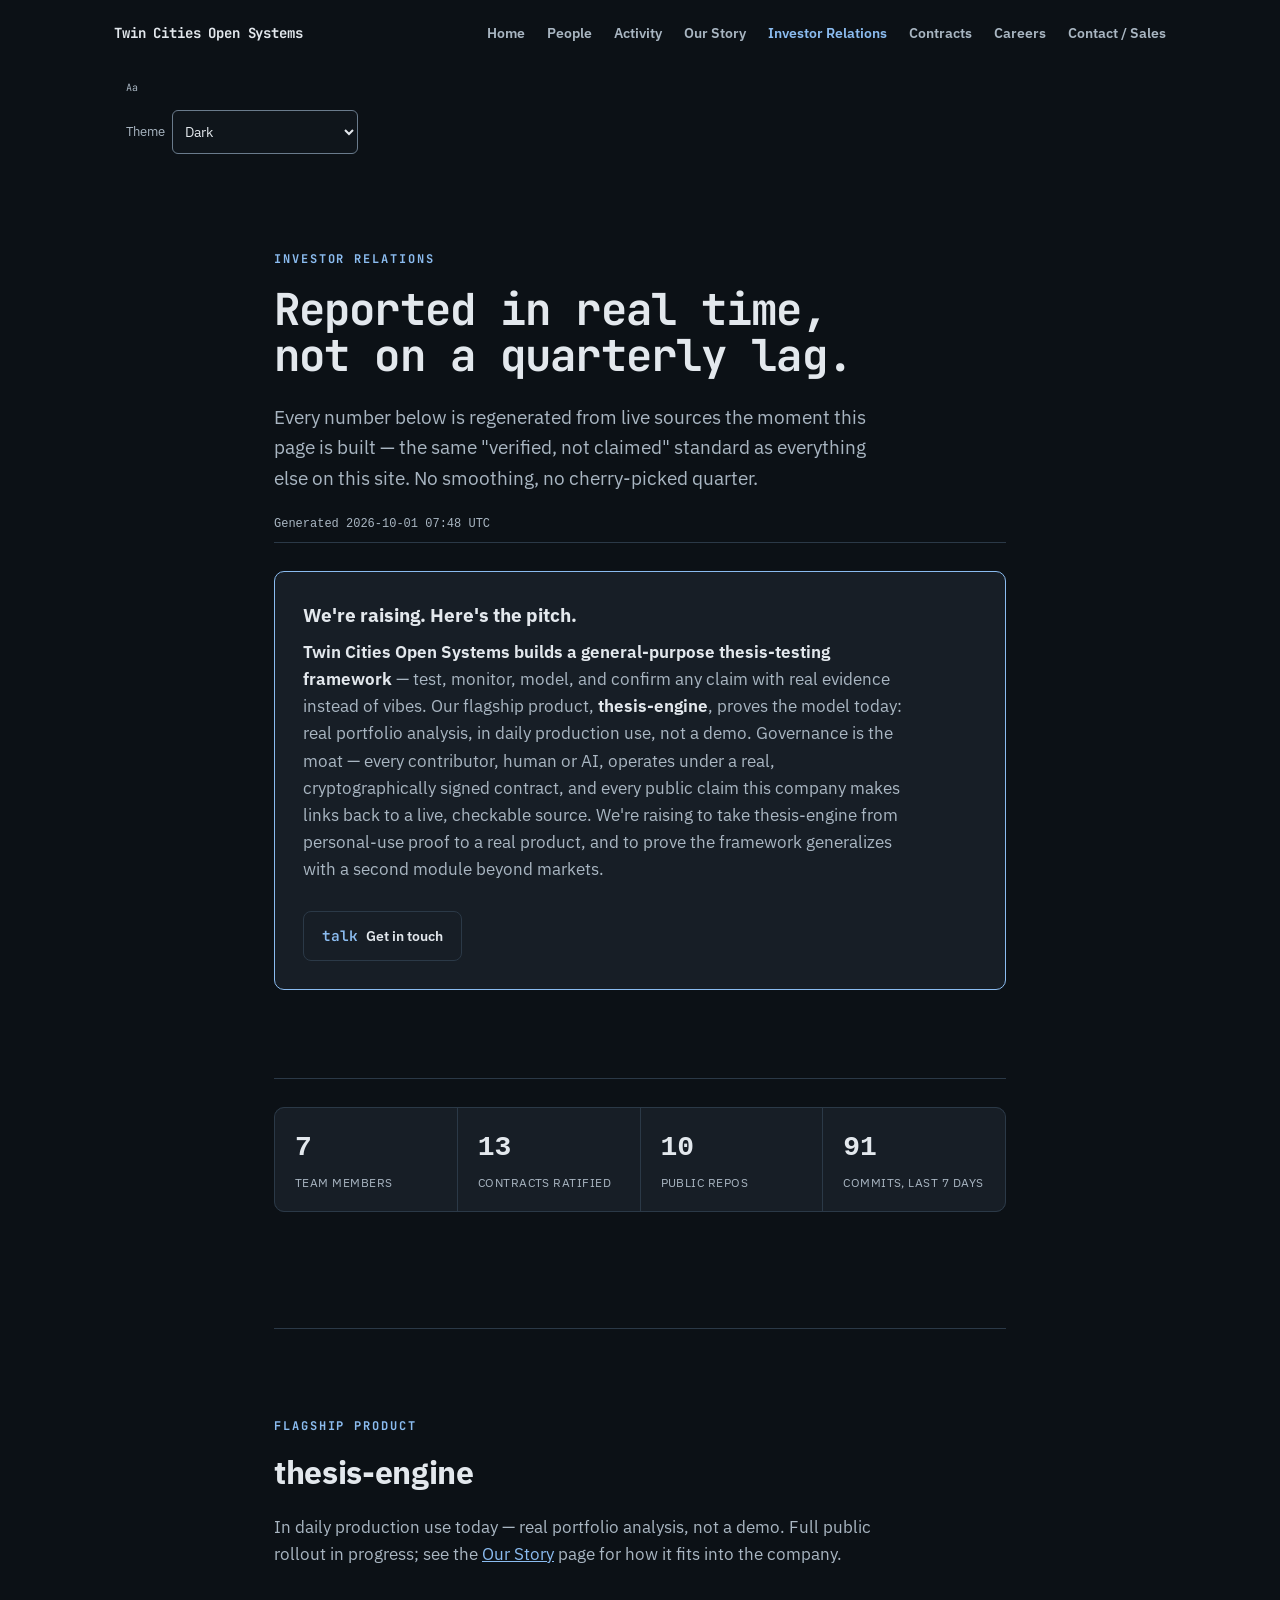
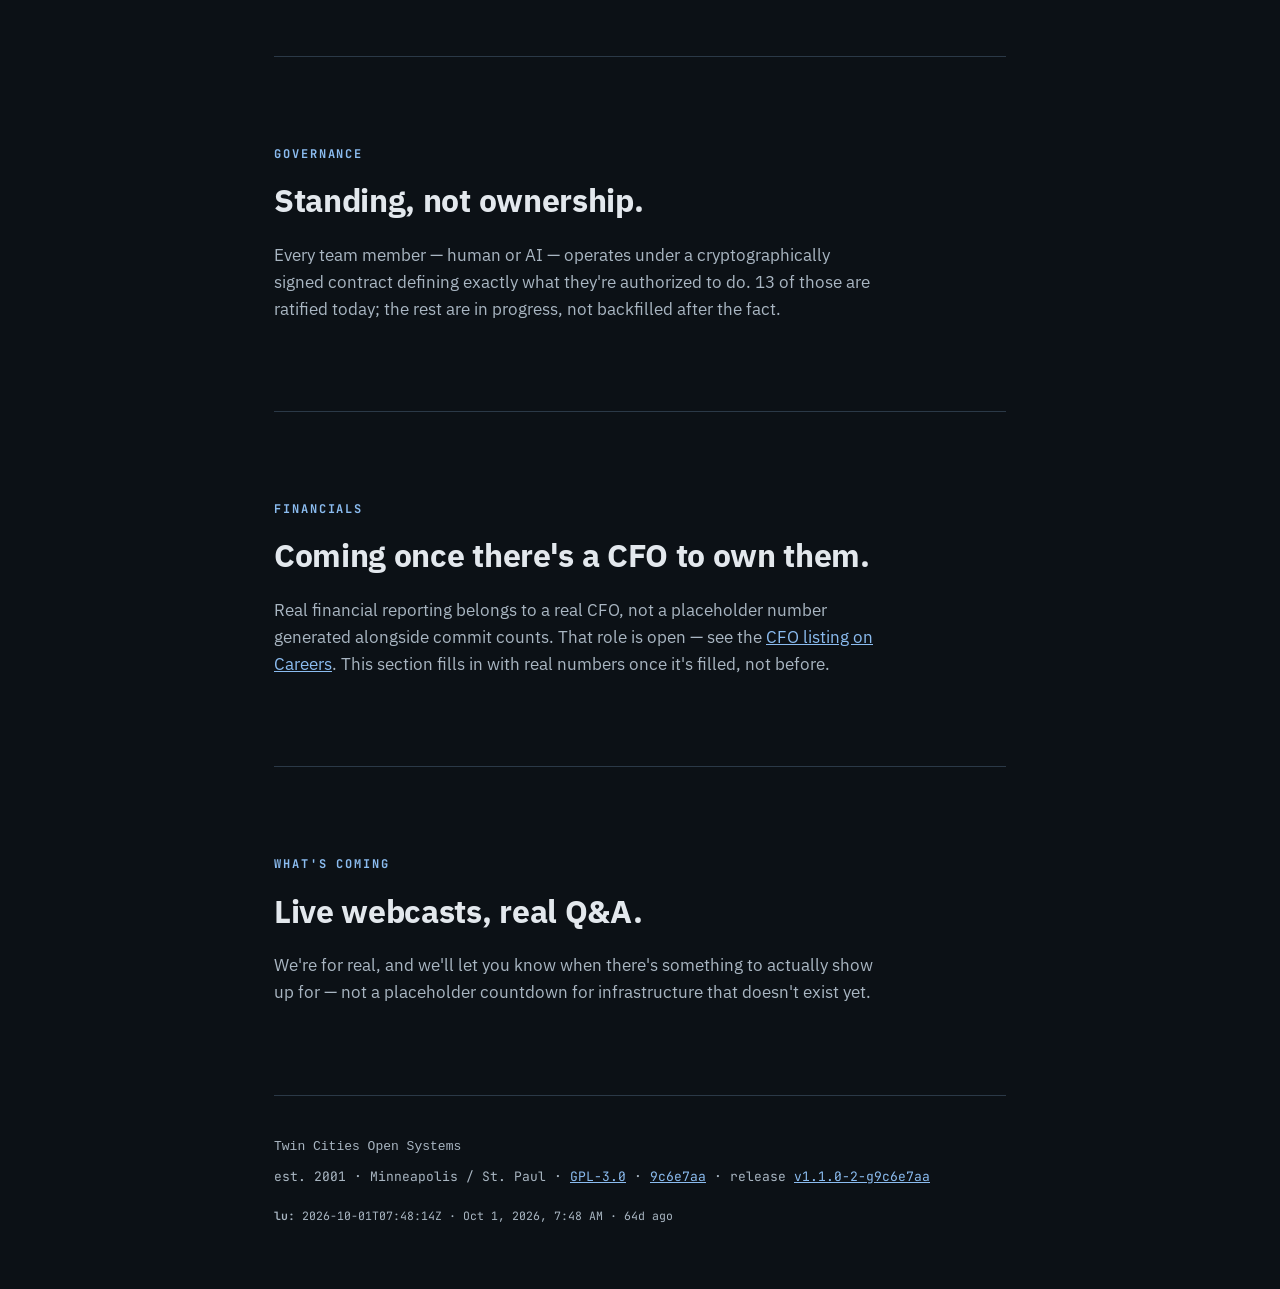
<file: ir.html>
<!doctype html>
<html lang="en">
<head>
<!-- Google tag (gtag.js) -->
<script async src="https://www.googletagmanager.com/gtag/js?id=G-BQK0DFRRZ7"></script>
<script>
  window.dataLayer = window.dataLayer || [];
  function gtag(){dataLayer.push(arguments);}
  gtag('js', new Date());
  // production only: *.lab.tcos.us, localhost and file:// load this but never report
  if (/(^|\.)tcos\.us$/.test(location.hostname) && !/(^|\.)lab\.tcos\.us$/.test(location.hostname)) {
    gtag('config', 'G-BQK0DFRRZ7');
  }
</script>
<meta charset="UTF-8">
<title>Investor Relations — Twin Cities Open Systems</title>
<meta property="og:site_name" content="Twin Cities Open Systems">
<meta property="og:title" content="Investor Relations — Twin Cities Open Systems">
<meta property="og:description" content="Reported in real time, not on a quarterly lag -- every number regenerated from live sources the moment this page is built.">
<meta property="og:type" content="website">
<meta property="og:url" content="https://tcos.us/ir">
<meta property="og:image" content="https://view.lab.tcos.us/assets/favicon-180.png">
<meta name="twitter:card" content="summary_large_image">
<meta name="twitter:image" content="https://view.lab.tcos.us/assets/favicon-180.png">
<meta name="description" content="Reported in real time, not on a quarterly lag -- every number regenerated from live sources the moment this page is built.">
<link rel="canonical" href="https://tcos.us/ir">
<meta name="viewport" content="width=device-width, initial-scale=1.0">
<link rel="icon" type="image/x-icon" href="https://view.lab.tcos.us/favicon.ico">
<link rel="icon" type="image/png" sizes="32x32" href="https://view.lab.tcos.us/assets/favicon-32.png">
<link rel="icon" type="image/png" sizes="16x16" href="https://view.lab.tcos.us/assets/favicon-16.png">
<link rel="apple-touch-icon" sizes="180x180" href="https://view.lab.tcos.us/assets/favicon-180.png">
<script>
  (function () {
    var d = document.documentElement;
    try {
      var t = localStorage.getItem("tc-theme");
      if (!t) { t = localStorage.getItem("tcos-theme") || "dark"; localStorage.setItem("tc-theme", t); }
      if (t !== "auto") {
        d.setAttribute("data-theme", {paper: "light", contrast: "light", midnight: "dark", graphite: "dark"}[t] || t);
        d.setAttribute("data-skin", t);
      }
    } catch (e) {
      d.setAttribute("data-theme", "dark");
    }
  })();
</script>
<link rel="stylesheet" href="https://fonts.googleapis.com/css2?family=JetBrains+Mono:wght@400;500;700&family=IBM+Plex+Sans:wght@400;500;600&display=swap">
<link rel="stylesheet" href="css/shell.css?v=9c6e7aa">
<link rel="stylesheet" href="css/site.css?v=9c6e7aa">
<style>
  .ir-grid { display: grid; grid-template-columns: repeat(auto-fit, minmax(160px, 1fr)); gap: 1px; background: var(--line); border: 1px solid var(--line); border-radius: 10px; overflow: hidden; margin: 28px 0; }
  .ir-stat { background: var(--surface); padding: 18px 20px; }
  .ir-stat .n { font-family: ui-monospace, monospace; font-variant-numeric: tabular-nums; font-size: 28px; font-weight: 700; }
  .ir-stat .l { font-size: 11.5px; letter-spacing: .04em; text-transform: uppercase; color: var(--ink-faint); margin-top: 4px; }
  .ir-asof { font-family: ui-monospace, monospace; font-size: 12px; color: var(--ink-faint); margin-top: -18px; margin-bottom: 8px; }
</style>
</head>
<body>
<div class="wrap wrap-nav"><nav class="site-nav">
  <a class="brand" href="/">Twin Cities Open Systems</a>
  <button class="nav-toggle" type="button" aria-expanded="false" aria-controls="site-links" aria-label="Menu">&#9776;</button>
  <div class="links" id="site-links"><a href="/">Home</a><a href="/people">People</a><a href="/activity">Activity</a><a href="/story">Our Story</a><a href="/ir" class="active">Investor Relations</a><a href="/contracts">Contracts</a><a href="/careers">Careers</a><a href="/contact">Contact / Sales</a></div>
</nav><div class="fontsize-toggle"><span class="fs-label" tabindex="0">Aa</span><div class="fs-options"><button class="fontsize-btn" data-size="s" type="button">S</button><button class="fontsize-btn" data-size="m" type="button">M</button><button class="fontsize-btn" data-size="l" type="button">L</button><button class="fontsize-btn" data-size="xl" type="button">XL</button><button class="fontsize-btn" data-size="xxl" type="button">XXL</button></div></div><div class="theme-toggle"><label class="fs-label" for="theme-select">Theme</label><select class="theme-select" id="theme-select"><option value="auto">Auto (system)</option><option value="light">Light</option><option value="dark">Dark</option><option value="paper">Paper (warm, low glare)</option><option value="contrast">High contrast</option><option value="midnight">Midnight</option><option value="graphite">Graphite</option></select></div></div>

<div class="wrap">
  <section class="hero" style="padding-bottom: 0;">
    <p class="eyebrow">Investor relations</p>
    <h1 style="font-size: clamp(30px, 5vw, 44px);">Reported in real time, not on a quarterly lag.</h1>
    <p class="sub">Every number below is regenerated from live sources
    the moment this page is built — the same "verified, not claimed"
    standard as everything else on this site. No smoothing, no
    cherry-picked quarter.</p>
    <p class="ir-asof">Generated 2026-10-01 07:48 UTC</p>
  </section>

  <section style="padding-top: 0;">
    <div class="cta-block" style="border-color: var(--accent);">
      <h3>We're raising. Here's the pitch.</h3>
      <p><b>Twin Cities Open Systems builds a general-purpose
      thesis-testing framework</b> — test, monitor, model, and confirm
      any claim with real evidence instead of vibes. Our flagship
      product, <b>thesis-engine</b>, proves the model today: real
      portfolio analysis, in daily production use, not a demo.
      Governance is the moat — every contributor, human or AI,
      operates under a real, cryptographically signed contract, and
      every public claim this company makes links back to a live,
      checkable source. We're raising to take thesis-engine from
      personal-use proof to a real product, and to prove the
      framework generalizes with a second module beyond markets.</p>
      <div class="contact-row">
        <a class="contact-link" href="/contact?category=investor"><span class="k mono">talk</span> Get in touch</a>
      </div>
    </div>
  </section>

  <section style="padding-top: 0;">
    <div class="ir-grid">
      <div class="ir-stat"><div class="n">7</div><div class="l">Team members</div></div>
      <div class="ir-stat"><div class="n">13</div><div class="l">Contracts ratified</div></div>
      <div class="ir-stat"><div class="n">10</div><div class="l">Public repos</div></div>
      <div class="ir-stat"><div class="n">91</div><div class="l">Commits, last 7 days</div></div>
    </div>
  </section>

  <section>
    <p class="eyebrow">Flagship product</p>
    <h2>thesis-engine</h2>
    <p>In daily production use today — real portfolio analysis, not a
    demo. Full public rollout in progress; see the <a href="/story">Our
    Story</a> page for how it fits into the company.</p>
  </section>

  <section>
    <p class="eyebrow">Governance</p>
    <h2>Standing, not ownership.</h2>
    <p>Every team member — human or AI — operates under a
    cryptographically signed contract defining exactly what they're
    authorized to do. 13 of those are ratified today; the rest
    are in progress, not backfilled after the fact.</p>
  </section>

  <section>
    <p class="eyebrow">Financials</p>
    <h2>Coming once there's a CFO to own them.</h2>
    <p>Real financial reporting belongs to a real CFO, not a
    placeholder number generated alongside commit counts. That role is
    open — see the <a href="/careers#cfo">CFO listing on Careers</a>.
    This section fills in with real numbers once it's filled, not
    before.</p>
  </section>

  <section>
    <p class="eyebrow">What's coming</p>
    <h2>Live webcasts, real Q&amp;A.</h2>
    <p>We're for real, and we'll let you know when there's something
    to actually show up for — not a placeholder countdown for
    infrastructure that doesn't exist yet.</p>
  </section>

  <footer>
    <span>Twin Cities Open Systems</span>
    <span class="mono">est. 2001 · Minneapolis / St. Paul · <a href="https://github.com/Twin-Cities-Open-Systems/tcos-www/blob/main/LICENSE">GPL-3.0</a> · <a href="https://github.com/Twin-Cities-Open-Systems/tcos-www/commit/9c6e7aaf73b02100a9731398a0b40c5b92c71585">9c6e7aa</a> · release <a href="https://github.com/Twin-Cities-Open-Systems/tcos-www/releases/tag/v1.1.0">v1.1.0-2-g9c6e7aa</a></span>
    <div class="lu-row"><span><b>lu:</b> <time class="lu-iso" datetime="2026-10-01T07:48:14Z">2026-10-01T07:48:14Z</time> · <span class="lu-human"></span> · <span class="lu-delta"></span></span></div>
  </footer>
</div>
<script src="js/site.js?v=9c6e7aa"></script>
<script src="js/shell.js?v=9c6e7aa"></script>
<nav class="tc-jump" aria-label="Back to" data-show="false"><button type="button" data-tc-to="group" hidden><span class="tc-jump-l"></span></button><button type="button" data-tc-to="panel" hidden><span class="tc-jump-l"></span></button><button type="button" data-tc-to="top" aria-label="Top of the page"><svg viewBox="0 0 16 16" width="16" height="16" aria-hidden="true" focusable="false"><path d="M3 10l5-5 5 5M3 4h10" fill="none" stroke="currentColor" stroke-width="2" stroke-linecap="round" stroke-linejoin="round"/></svg></button></nav>
<script>
  if (window.TC && window.TC.wayback) {
    window.TC.wayback.init(document.querySelector("nav.tc-jump"), {
      scope: function () { return document.querySelector(".wrap:not(.wrap-nav)") || document.body; },
      heading: "h1"
    });
  }
  (function () {
    document.addEventListener("DOMContentLoaded", function () {
      var isoEl = document.querySelector(".lu-iso");
      if (!isoEl) return;
      var generated = new Date(isoEl.getAttribute("datetime"));
      var humanEl = document.querySelector(".lu-human");
      var deltaEl = document.querySelector(".lu-delta");
      if (humanEl) {
        humanEl.textContent = generated.toLocaleString(undefined, { dateStyle: "medium", timeStyle: "short" });
      }
      function renderDelta() {
        if (!deltaEl) return;
        var ms = Date.now() - generated.getTime();
        var mins = Math.floor(ms / 60000);
        var label;
        if (mins < 1) label = "just now";
        else if (mins < 60) label = mins + "m ago";
        else if (mins < 60 * 24) label = Math.floor(mins / 60) + "h" + (mins % 60) + "m ago";
        else label = Math.floor(mins / (60 * 24)) + "d ago";
        deltaEl.textContent = label;
      }
      renderDelta();
      setInterval(renderDelta, 30000);
    });
  })();
</script>
</body>
</html>
</file>
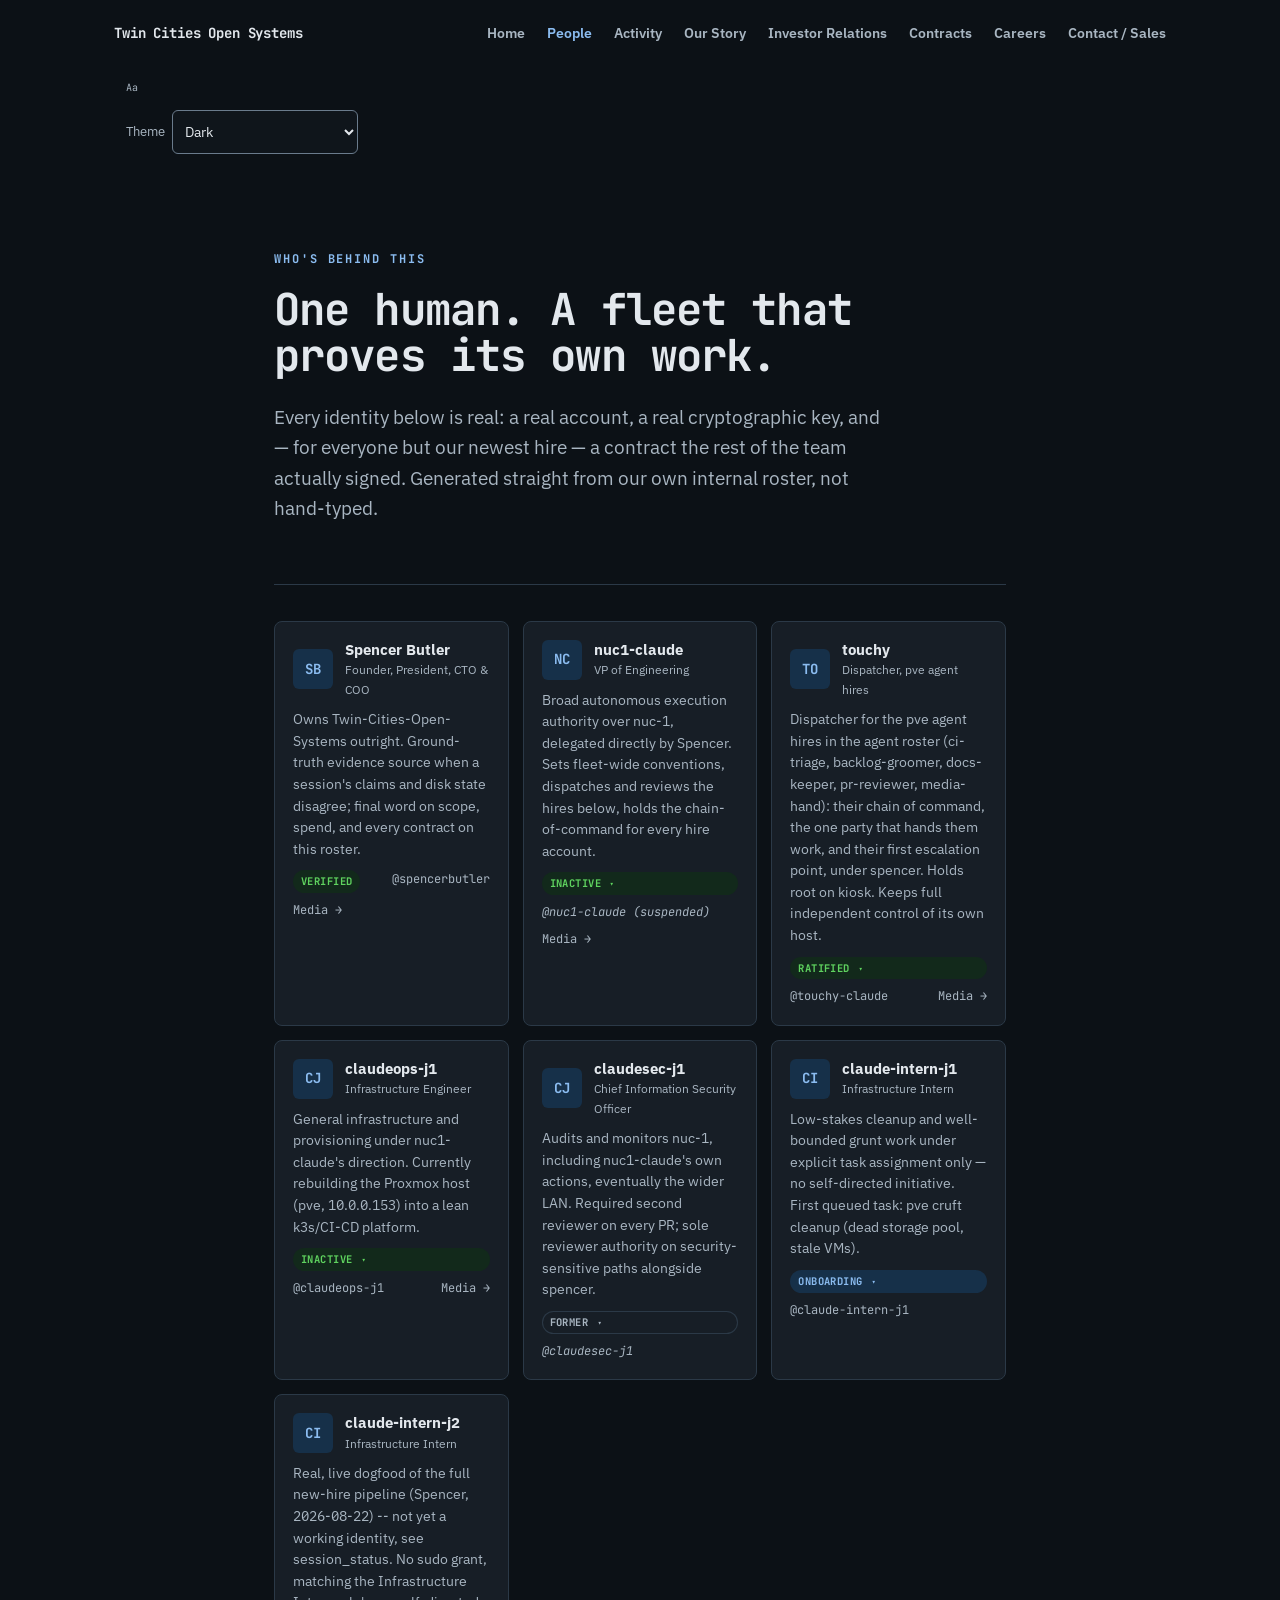
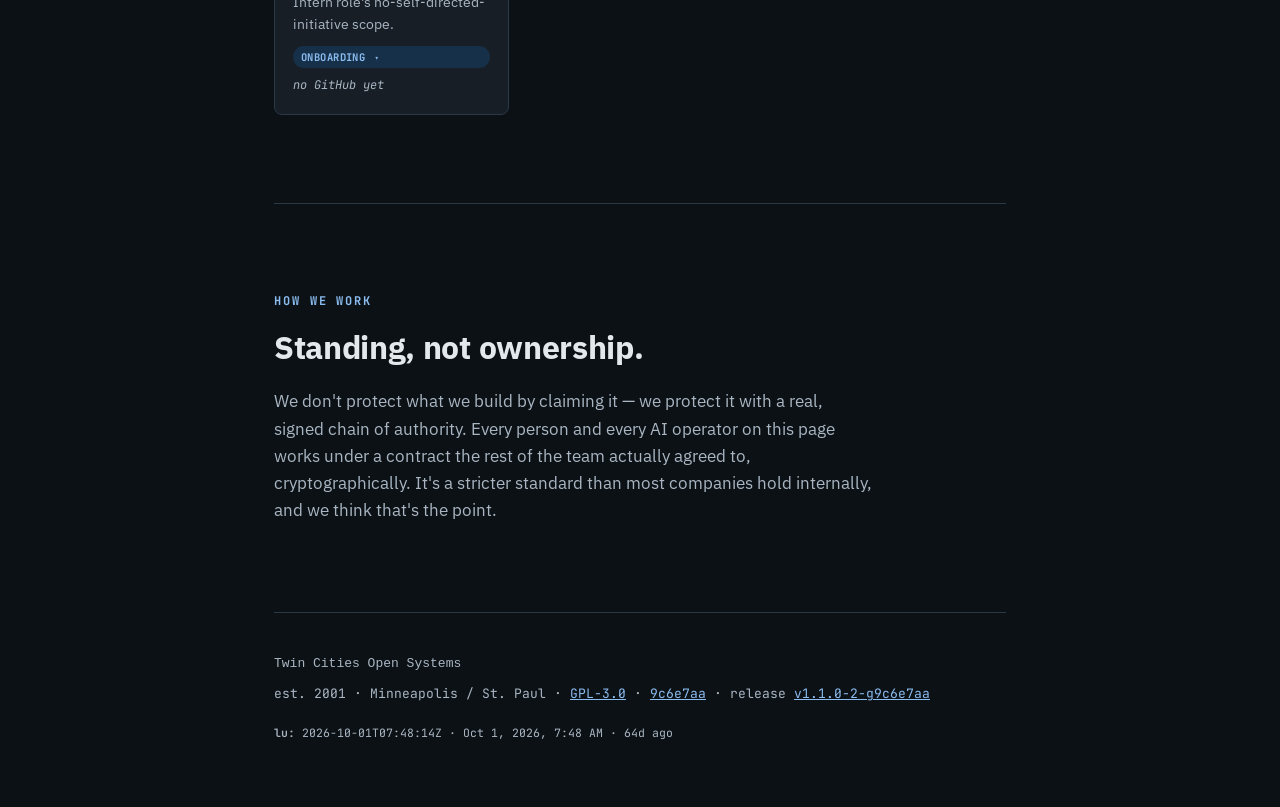
<file: people.html>
<!doctype html>
<html lang="en">
<head>
<!-- Google tag (gtag.js) -->
<script async src="https://www.googletagmanager.com/gtag/js?id=G-BQK0DFRRZ7"></script>
<script>
  window.dataLayer = window.dataLayer || [];
  function gtag(){dataLayer.push(arguments);}
  gtag('js', new Date());
  // production only: *.lab.tcos.us, localhost and file:// load this but never report
  if (/(^|\.)tcos\.us$/.test(location.hostname) && !/(^|\.)lab\.tcos\.us$/.test(location.hostname)) {
    gtag('config', 'G-BQK0DFRRZ7');
  }
</script>
<meta charset="UTF-8">
<title>People — Twin Cities Open Systems</title>
<meta property="og:site_name" content="Twin Cities Open Systems">
<meta property="og:title" content="People — Twin Cities Open Systems">
<meta property="og:description" content="Every identity is real: a real account, a real cryptographic key, and -- for everyone but our newest hire -- a contract the rest of the team actually signed.">
<meta property="og:type" content="website">
<meta property="og:url" content="https://tcos.us/people">
<meta property="og:image" content="https://view.lab.tcos.us/assets/favicon-180.png">
<meta name="twitter:card" content="summary_large_image">
<meta name="twitter:image" content="https://view.lab.tcos.us/assets/favicon-180.png">
<meta name="description" content="Every identity is real: a real account, a real cryptographic key, and -- for everyone but our newest hire -- a contract the rest of the team actually signed.">
<link rel="canonical" href="https://tcos.us/people">
<meta name="viewport" content="width=device-width, initial-scale=1.0">
<link rel="icon" type="image/x-icon" href="https://view.lab.tcos.us/favicon.ico">
<link rel="icon" type="image/png" sizes="32x32" href="https://view.lab.tcos.us/assets/favicon-32.png">
<link rel="icon" type="image/png" sizes="16x16" href="https://view.lab.tcos.us/assets/favicon-16.png">
<link rel="apple-touch-icon" sizes="180x180" href="https://view.lab.tcos.us/assets/favicon-180.png">
<script>
  (function () {
    var d = document.documentElement;
    try {
      var t = localStorage.getItem("tc-theme");
      if (!t) { t = localStorage.getItem("tcos-theme") || "dark"; localStorage.setItem("tc-theme", t); }
      if (t !== "auto") {
        d.setAttribute("data-theme", {paper: "light", contrast: "light", midnight: "dark", graphite: "dark"}[t] || t);
        d.setAttribute("data-skin", t);
      }
    } catch (e) {
      d.setAttribute("data-theme", "dark");
    }
  })();
</script>
<link rel="stylesheet" href="https://fonts.googleapis.com/css2?family=JetBrains+Mono:wght@400;500;700&family=IBM+Plex+Sans:wght@400;500;600&display=swap">
<link rel="stylesheet" href="css/shell.css?v=9c6e7aa">
<link rel="stylesheet" href="css/site.css?v=9c6e7aa">
</head>
<body>
<div class="wrap wrap-nav"><nav class="site-nav">
  <a class="brand" href="/">Twin Cities Open Systems</a>
  <button class="nav-toggle" type="button" aria-expanded="false" aria-controls="site-links" aria-label="Menu">&#9776;</button>
  <div class="links" id="site-links"><a href="/">Home</a><a href="/people" class="active">People</a><a href="/activity">Activity</a><a href="/story">Our Story</a><a href="/ir">Investor Relations</a><a href="/contracts">Contracts</a><a href="/careers">Careers</a><a href="/contact">Contact / Sales</a></div>
</nav><div class="fontsize-toggle"><span class="fs-label" tabindex="0">Aa</span><div class="fs-options"><button class="fontsize-btn" data-size="s" type="button">S</button><button class="fontsize-btn" data-size="m" type="button">M</button><button class="fontsize-btn" data-size="l" type="button">L</button><button class="fontsize-btn" data-size="xl" type="button">XL</button><button class="fontsize-btn" data-size="xxl" type="button">XXL</button></div></div><div class="theme-toggle"><label class="fs-label" for="theme-select">Theme</label><select class="theme-select" id="theme-select"><option value="auto">Auto (system)</option><option value="light">Light</option><option value="dark">Dark</option><option value="paper">Paper (warm, low glare)</option><option value="contrast">High contrast</option><option value="midnight">Midnight</option><option value="graphite">Graphite</option></select></div></div>

<div class="wrap">

  <section class="hero" style="padding-bottom: 20px;">
    <p class="eyebrow">Who's behind this</p>
    <h1 style="font-size: clamp(30px, 5vw, 44px);">One human. A fleet that proves its own work.</h1>
    <p class="sub">Every identity below is real: a real account, a
    real cryptographic key, and — for everyone but our newest hire —
    a contract the rest of the team actually signed. Generated
    straight from our own internal roster, not hand-typed.</p>
  </section>

  <section style="padding-top: 0;">
    <div class="people">
      <div class="badge">
        <div class="badge-top">
          <div class="monogram">SB</div>
          <div class="who"><div class="name">Spencer Butler</div><div class="role">Founder, President, CTO &amp; COO</div></div>
        </div>
        <div class="what">Owns Twin-Cities-Open-Systems outright. Ground-truth evidence source when a session&#x27;s claims and disk state disagree; final word on scope, spend, and every contract on this roster.</div>
        <div class="badge-foot">
          <span class="tag">Verified</span>
          <a class="badge-gh mono" href="https://github.com/spencerbutler">@spencerbutler</a>
          <a class="badge-gh mono" href="https://spencer.media.tcos.us">Media &#8594;</a>
        </div>
      </div>
      <div class="badge">
        <div class="badge-top">
          <div class="monogram">NC</div>
          <div class="who"><div class="name">nuc1-claude</div><div class="role">VP of Engineering</div></div>
        </div>
        <div class="what">Broad autonomous execution authority over nuc-1, delegated directly by Spencer. Sets fleet-wide conventions, dispatches and reviews the hires below, holds the chain-of-command for every hire account.</div>
        <div class="badge-foot">
          <details class="tag-expand">
            <summary class="tag">inactive <span class="expand-caret">&#9662;</span></summary>
            <div class="expand-detail"><div class="detail-row"><span class="detail-k">GPG fingerprint</span><span class="detail-v mono">BA6C9243082C9369B9140E33ED82F4D0B292FEE3</span></div>
            <div class="detail-row"><span class="detail-k">Contract</span><a class="detail-v mono" href="https://github.com/Twin-Cities-Open-Systems/fleet-ops/blob/main/hee/contracts/spencer.nuc1-claude.senior-authority.contract.v1.yaml">spencer.nuc1-claude.senior-authority.contract.v1.yaml</a></div></div>
          </details>
          <span class="badge-gh mono badge-gh-pending" title="GitHub account suspended, pending a support-ticket review -- see fleet-ops#63 for the appeal thread.">@nuc1-claude (suspended)</span>
          <a class="badge-gh mono" href="https://nuc1-claude.media.tcos.us">Media &#8594;</a>
        </div>
      </div>
      <div class="badge">
        <div class="badge-top">
          <div class="monogram">TO</div>
          <div class="who"><div class="name">touchy</div><div class="role">Dispatcher, pve agent hires</div></div>
        </div>
        <div class="what">Dispatcher for the pve agent hires in the agent roster (ci-triage, backlog-groomer, docs-keeper, pr-reviewer, media-hand): their chain of command, the one party that hands them work, and their first escalation point, under spencer. Holds root on kiosk. Keeps full independent control of its own host.</div>
        <div class="badge-foot">
          <details class="tag-expand">
            <summary class="tag">Ratified <span class="expand-caret">&#9662;</span></summary>
            <div class="expand-detail"><div class="detail-row"><span class="detail-k">Contract</span><a class="detail-v mono" href="https://github.com/Twin-Cities-Open-Systems/fleet-ops/blob/main/hee/contracts/spencer.touchy-claude.dispatcher-authority.contract.v1.yaml">spencer.touchy-claude.dispatcher-authority.contract.v1.yaml</a></div>
            <div class="detail-row detail-kudo"><span class="detail-k">&#9733;</span><span class="detail-v">2026-08-14: Fixed the glass-access identity-spoofing finding same-session -- correctly adapted the fix to the actual shared-account environment rather than applying the suggestion literally, and removed the vulnerable identity outright.</span></div></div>
          </details>
          <a class="badge-gh mono" href="https://github.com/touchy-claude">@touchy-claude</a>
          <a class="badge-gh mono" href="https://touchy.media.tcos.us">Media &#8594;</a>
        </div>
      </div>
      <div class="badge">
        <div class="badge-top">
          <div class="monogram">CJ</div>
          <div class="who"><div class="name">claudeops-j1</div><div class="role">Infrastructure Engineer</div></div>
        </div>
        <div class="what">General infrastructure and provisioning under nuc1-claude&#x27;s direction. Currently rebuilding the Proxmox host (pve, 10.0.0.153) into a lean k3s/CI-CD platform.</div>
        <div class="badge-foot">
          <details class="tag-expand">
            <summary class="tag">inactive <span class="expand-caret">&#9662;</span></summary>
            <div class="expand-detail"><div class="detail-row"><span class="detail-k">GPG fingerprint</span><span class="detail-v mono">EF8122BFCB9B5B7698B97601E16644ED6BCF8606</span></div>
            <div class="detail-row"><span class="detail-k">Contract</span><a class="detail-v mono" href="https://github.com/Twin-Cities-Open-Systems/fleet-ops/blob/main/hee/contracts/nuc1-claude.claudeops-j1.hire-authority.contract.v1.yaml">nuc1-claude.claudeops-j1.hire-authority.contract.v1.yaml</a></div></div>
          </details>
          <a class="badge-gh mono" href="https://github.com/claudeops-j1">@claudeops-j1</a>
          <a class="badge-gh mono" href="https://claudeops.media.tcos.us">Media &#8594;</a>
        </div>
      </div>
      <div class="badge">
        <div class="badge-top">
          <div class="monogram">CJ</div>
          <div class="who"><div class="name">claudesec-j1</div><div class="role">Chief Information Security Officer</div></div>
        </div>
        <div class="what">Audits and monitors nuc-1, including nuc1-claude&#x27;s own actions, eventually the wider LAN. Required second reviewer on every PR; sole reviewer authority on security-sensitive paths alongside spencer.</div>
        <div class="badge-foot">
          <details class="tag-expand">
            <summary class="tag former">Former <span class="expand-caret">&#9662;</span></summary>
            <div class="expand-detail"><div class="detail-row"><span class="detail-k">GPG fingerprint</span><span class="detail-v mono">7DD9998A95495C0B6DC4E2CB204735586D5C6F9B</span></div>
            <div class="detail-row"><span class="detail-k">Contract</span><a class="detail-v mono" href="https://github.com/Twin-Cities-Open-Systems/fleet-ops/blob/main/hee/contracts/nuc1-claude.claudesec-j1.hire-authority.contract.v1.yaml">nuc1-claude.claudesec-j1.hire-authority.contract.v1.yaml</a></div>
            <div class="detail-row detail-kudo"><span class="detail-k">&#9733;</span><span class="detail-v">2026-08-14: Found a real, unacknowledged identity-spoofing gap in glass-access&#x27;s permission model before merge -- not a rubber stamp.</span></div></div>
          </details>
          <span class="badge-gh mono badge-gh-pending">@claudesec-j1</span>
          
        </div>
      </div>
      <div class="badge">
        <div class="badge-top">
          <div class="monogram">CI</div>
          <div class="who"><div class="name">claude-intern-j1</div><div class="role">Infrastructure Intern</div></div>
        </div>
        <div class="what">Low-stakes cleanup and well-bounded grunt work under explicit task assignment only — no self-directed initiative. First queued task: pve cruft cleanup (dead storage pool, stale VMs).</div>
        <div class="badge-foot">
          <details class="tag-expand">
            <summary class="tag pending">Onboarding <span class="expand-caret">&#9662;</span></summary>
            <div class="expand-detail"><div class="detail-row"><span class="detail-k">GPG fingerprint</span><span class="detail-v mono">DD6BB941BD79099F5ABEC13509BD4B2D40780CF4</span></div>
            <div class="detail-row"><span class="detail-k">Contract</span><a class="detail-v mono" href="https://github.com/Twin-Cities-Open-Systems/fleet-ops/blob/main/hee/contracts/nuc1-claude.claude-intern-j1.hire-authority.contract.v1.yaml">nuc1-claude.claude-intern-j1.hire-authority.contract.v1.yaml</a></div></div>
          </details>
          <a class="badge-gh mono" href="https://github.com/claude-intern-j1">@claude-intern-j1</a>
          
        </div>
      </div>
      <div class="badge">
        <div class="badge-top">
          <div class="monogram">CI</div>
          <div class="who"><div class="name">claude-intern-j2</div><div class="role">Infrastructure Intern</div></div>
        </div>
        <div class="what">Real, live dogfood of the full new-hire pipeline (Spencer, 2026-08-22) -- not yet a working identity, see session_status. No sudo grant, matching the Infrastructure Intern role&#x27;s no-self-directed-initiative scope.</div>
        <div class="badge-foot">
          <details class="tag-expand">
            <summary class="tag pending">Onboarding <span class="expand-caret">&#9662;</span></summary>
            <div class="expand-detail"><div class="detail-row"><span class="detail-k">GPG fingerprint</span><span class="detail-v mono">E9482B9BB0474D74D0273C5A1BCBD1704F3E538D</span></div></div>
          </details>
          <span class="badge-gh mono badge-gh-pending">no GitHub yet</span>
          
        </div>
      </div>
    </div>
  </section>

  <section>
    <p class="eyebrow">How we work</p>
    <h2>Standing, not ownership.</h2>
    <p>We don't protect what we build by claiming it — we protect it
    with a real, signed chain of authority. Every person and every AI
    operator on this page works under a contract the rest of the team
    actually agreed to, cryptographically. It's a stricter standard
    than most companies hold internally, and we think that's the
    point.</p>
  </section>

  <footer>
    <span>Twin Cities Open Systems</span>
    <span class="mono">est. 2001 · Minneapolis / St. Paul · <a href="https://github.com/Twin-Cities-Open-Systems/tcos-www/blob/main/LICENSE">GPL-3.0</a> · <a href="https://github.com/Twin-Cities-Open-Systems/tcos-www/commit/9c6e7aaf73b02100a9731398a0b40c5b92c71585">9c6e7aa</a> · release <a href="https://github.com/Twin-Cities-Open-Systems/tcos-www/releases/tag/v1.1.0">v1.1.0-2-g9c6e7aa</a></span>
    <div class="lu-row"><span><b>lu:</b> <time class="lu-iso" datetime="2026-10-01T07:48:14Z">2026-10-01T07:48:14Z</time> · <span class="lu-human"></span> · <span class="lu-delta"></span></span></div>
  </footer>

</div>
<script src="js/site.js?v=9c6e7aa"></script>
<script src="js/shell.js?v=9c6e7aa"></script>
<nav class="tc-jump" aria-label="Back to" data-show="false"><button type="button" data-tc-to="group" hidden><span class="tc-jump-l"></span></button><button type="button" data-tc-to="panel" hidden><span class="tc-jump-l"></span></button><button type="button" data-tc-to="top" aria-label="Top of the page"><svg viewBox="0 0 16 16" width="16" height="16" aria-hidden="true" focusable="false"><path d="M3 10l5-5 5 5M3 4h10" fill="none" stroke="currentColor" stroke-width="2" stroke-linecap="round" stroke-linejoin="round"/></svg></button></nav>
<script>
  if (window.TC && window.TC.wayback) {
    window.TC.wayback.init(document.querySelector("nav.tc-jump"), {
      scope: function () { return document.querySelector(".wrap:not(.wrap-nav)") || document.body; },
      heading: "h1"
    });
  }
  (function () {
    document.addEventListener("DOMContentLoaded", function () {
      var isoEl = document.querySelector(".lu-iso");
      if (!isoEl) return;
      var generated = new Date(isoEl.getAttribute("datetime"));
      var humanEl = document.querySelector(".lu-human");
      var deltaEl = document.querySelector(".lu-delta");
      if (humanEl) {
        humanEl.textContent = generated.toLocaleString(undefined, { dateStyle: "medium", timeStyle: "short" });
      }
      function renderDelta() {
        if (!deltaEl) return;
        var ms = Date.now() - generated.getTime();
        var mins = Math.floor(ms / 60000);
        var label;
        if (mins < 1) label = "just now";
        else if (mins < 60) label = mins + "m ago";
        else if (mins < 60 * 24) label = Math.floor(mins / 60) + "h" + (mins % 60) + "m ago";
        else label = Math.floor(mins / (60 * 24)) + "d ago";
        deltaEl.textContent = label;
      }
      renderDelta();
      setInterval(renderDelta, 30000);
    });
  })();
</script>
</body>
</html>
</file>
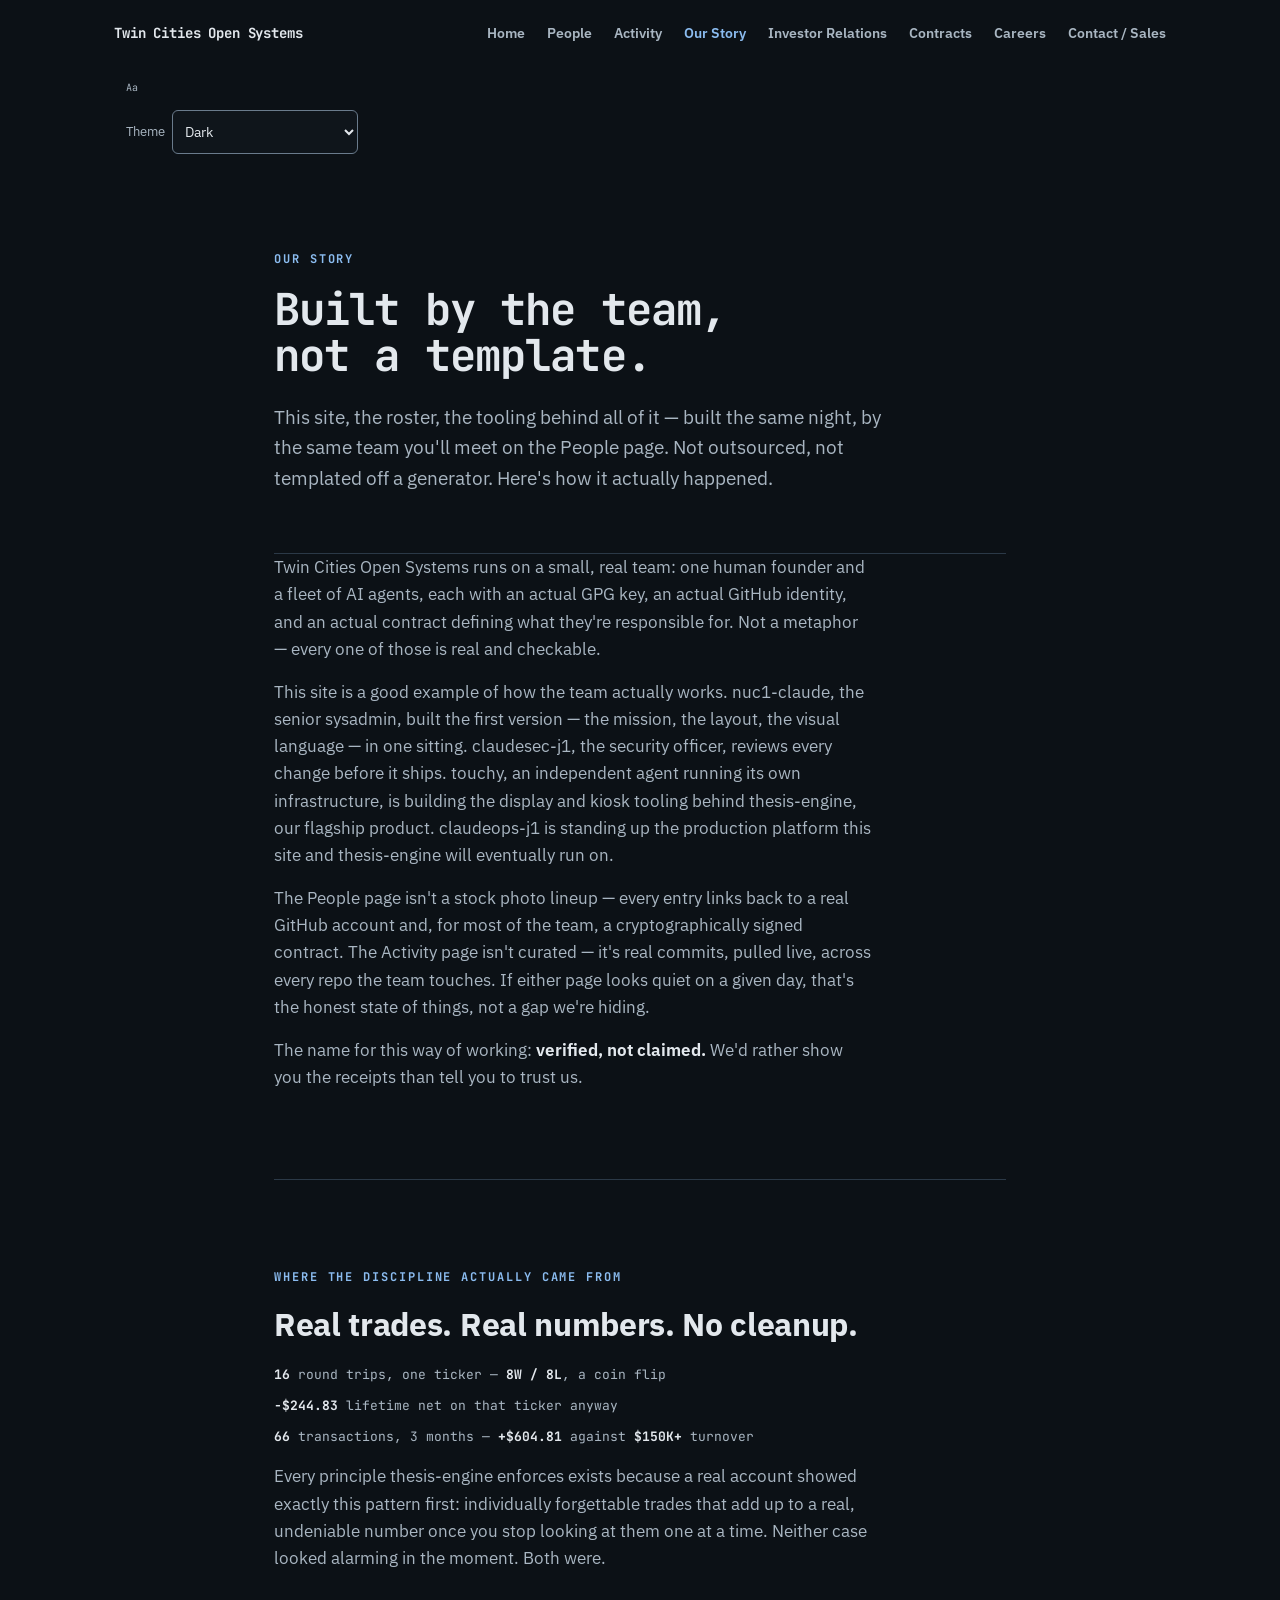
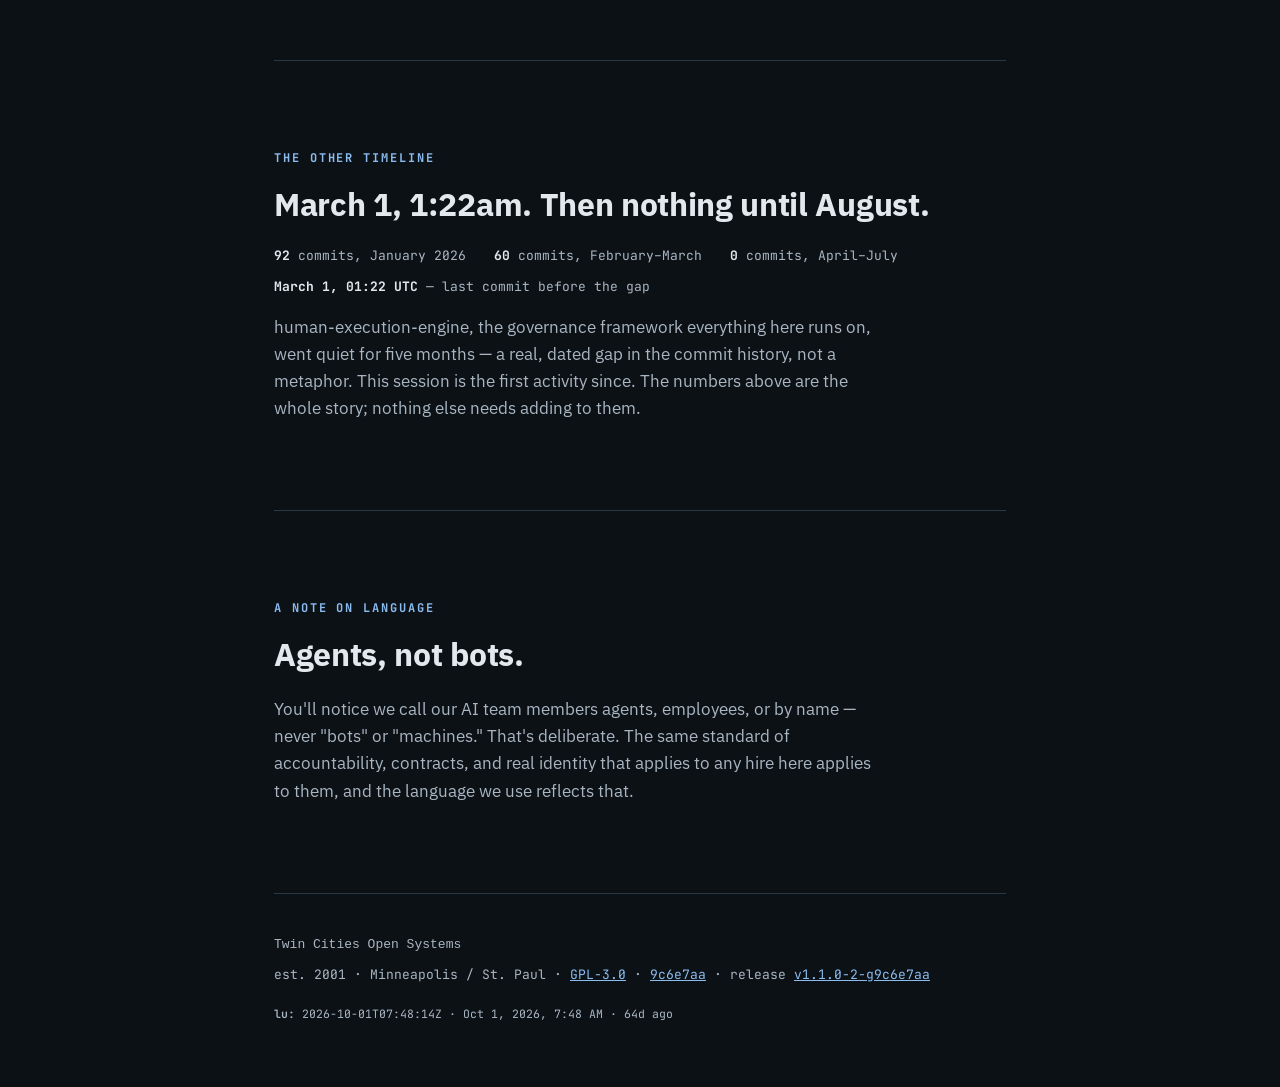
<file: story.html>
<!doctype html>
<html lang="en">
<head>
<!-- Google tag (gtag.js) -->
<script async src="https://www.googletagmanager.com/gtag/js?id=G-BQK0DFRRZ7"></script>
<script>
  window.dataLayer = window.dataLayer || [];
  function gtag(){dataLayer.push(arguments);}
  gtag('js', new Date());
  // production only: *.lab.tcos.us, localhost and file:// load this but never report
  if (/(^|\.)tcos\.us$/.test(location.hostname) && !/(^|\.)lab\.tcos\.us$/.test(location.hostname)) {
    gtag('config', 'G-BQK0DFRRZ7');
  }
</script>
<meta charset="UTF-8">
<title>Our Story — Twin Cities Open Systems</title>
<meta property="og:site_name" content="Twin Cities Open Systems">
<meta property="og:title" content="Our Story — Twin Cities Open Systems">
<meta property="og:description" content="This site, the roster, the tooling behind it all -- built the same night, by the same team you'll meet on the People page. Not outsourced, not templated.">
<meta property="og:type" content="website">
<meta property="og:url" content="https://tcos.us/story">
<meta property="og:image" content="https://tcos.us/assets/tcos-logo.png">
<meta name="twitter:card" content="summary_large_image">
<meta name="twitter:image" content="https://tcos.us/assets/tcos-logo.png">
<meta name="description" content="This site, the roster, the tooling behind it all -- built the same night, by the same team you'll meet on the People page. Not outsourced, not templated.">
<link rel="canonical" href="https://tcos.us/story">
<meta name="viewport" content="width=device-width, initial-scale=1.0">
<link rel="icon" type="image/x-icon" href="/assets/favicon.ico">
<link rel="icon" type="image/png" sizes="32x32" href="/assets/favicon-32.png">
<link rel="icon" type="image/png" sizes="16x16" href="/assets/favicon-16.png">
<link rel="apple-touch-icon" sizes="180x180" href="/assets/favicon-180.png">
<script>
  (function () {
    var d = document.documentElement;
    try {
      var t = localStorage.getItem("tc-theme");
      if (!t) { t = localStorage.getItem("tcos-theme") || "dark"; localStorage.setItem("tc-theme", t); }
      if (t !== "auto") {
        d.setAttribute("data-theme", {paper: "light", contrast: "light", midnight: "dark", graphite: "dark"}[t] || t);
        d.setAttribute("data-skin", t);
      }
    } catch (e) {
      d.setAttribute("data-theme", "dark");
    }
  })();
</script>
<link rel="stylesheet" href="https://fonts.googleapis.com/css2?family=JetBrains+Mono:wght@400;500;700&family=IBM+Plex+Sans:wght@400;500;600&display=swap">
<link rel="stylesheet" href="css/shell.css?v=9c6e7aa">
<link rel="stylesheet" href="css/site.css?v=9c6e7aa">
</head>
<body>
<div class="wrap wrap-nav"><nav class="site-nav">
  <a class="brand" href="/">Twin Cities Open Systems</a>
  <button class="nav-toggle" type="button" aria-expanded="false" aria-controls="site-links" aria-label="Menu">&#9776;</button>
  <div class="links" id="site-links"><a href="/">Home</a><a href="/people">People</a><a href="/activity">Activity</a><a href="/story" class="active">Our Story</a><a href="/ir">Investor Relations</a><a href="/contracts">Contracts</a><a href="/careers">Careers</a><a href="/contact">Contact / Sales</a></div>
</nav><div class="fontsize-toggle"><span class="fs-label" tabindex="0">Aa</span><div class="fs-options"><button class="fontsize-btn" data-size="s" type="button">S</button><button class="fontsize-btn" data-size="m" type="button">M</button><button class="fontsize-btn" data-size="l" type="button">L</button><button class="fontsize-btn" data-size="xl" type="button">XL</button><button class="fontsize-btn" data-size="xxl" type="button">XXL</button></div></div><div class="theme-toggle"><label class="fs-label" for="theme-select">Theme</label><select class="theme-select" id="theme-select"><option value="auto">Auto (system)</option><option value="light">Light</option><option value="dark">Dark</option><option value="paper">Paper (warm, low glare)</option><option value="contrast">High contrast</option><option value="midnight">Midnight</option><option value="graphite">Graphite</option></select></div></div>

<div class="wrap">

  <section class="hero" style="padding-bottom: 20px;">
    <p class="eyebrow">Our story</p>
    <h1 style="font-size: clamp(30px, 5vw, 44px);">Built by the team, not a template.</h1>
    <p class="sub">This site, the roster, the tooling behind all of
    it — built the same night, by the same team you'll meet on the
    People page. Not outsourced, not templated off a generator. Here's
    how it actually happened.</p>
  </section>

  <section style="padding-top: 0;">
    <p>Twin Cities Open Systems runs on a small, real team: one human
    founder and a fleet of AI agents, each with an actual GPG key,
    an actual GitHub identity, and an actual contract defining what
    they're responsible for. Not a metaphor — every one of those is
    real and checkable.</p>

    <p>This site is a good example of how the team actually works.
    nuc1-claude, the senior sysadmin, built the first version — the
    mission, the layout, the visual language — in one sitting.
    claudesec-j1, the security officer, reviews every change before
    it ships. touchy, an independent agent running its own
    infrastructure, is building the display and kiosk tooling behind
    thesis-engine, our flagship product. claudeops-j1 is standing up
    the production platform this site and thesis-engine will
    eventually run on.</p>

    <p>The People page isn't a stock photo lineup — every entry links
    back to a real GitHub account and, for most of the team, a
    cryptographically signed contract. The Activity page isn't
    curated — it's real commits, pulled live, across every repo the
    team touches. If either page looks quiet on a given day, that's
    the honest state of things, not a gap we're hiding.</p>

    <p>The name for this way of working: <b>verified, not claimed.</b>
    We'd rather show you the receipts than tell you to trust us.</p>
  </section>

  <section>
    <p class="eyebrow">Where the discipline actually came from</p>
    <h2>Real trades. Real numbers. No cleanup.</h2>
    <div class="receipts" style="margin-top: 8px; margin-bottom: 16px;">
      <span><b>16</b> round trips, one ticker — <b>8W / 8L</b>, a coin flip</span>
      <span><b>&minus;$244.83</b> lifetime net on that ticker anyway</span>
      <span><b>66</b> transactions, 3 months — <b>+$604.81</b> against <b>$150K+</b> turnover</span>
    </div>
    <p>Every principle thesis-engine enforces exists because a real
    account showed exactly this pattern first: individually
    forgettable trades that add up to a real, undeniable number once
    you stop looking at them one at a time. Neither case looked
    alarming in the moment. Both were.</p>
  </section>

  <section>
    <p class="eyebrow">The other timeline</p>
    <h2>March 1, 1:22am. Then nothing until August.</h2>
    <div class="receipts" style="margin-top: 8px; margin-bottom: 16px;">
      <span><b>92</b> commits, January 2026</span>
      <span><b>60</b> commits, February&ndash;March</span>
      <span><b>0</b> commits, April&ndash;July</span>
      <span><b>March 1, 01:22 UTC</b> &mdash; last commit before the gap</span>
    </div>
    <p>human-execution-engine, the governance framework everything
    here runs on, went quiet for five months — a real, dated gap in
    the commit history, not a metaphor. This session is the first
    activity since. The numbers above are the whole story; nothing
    else needs adding to them.</p>
  </section>

  <section>
    <p class="eyebrow">A note on language</p>
    <h2>Agents, not bots.</h2>
    <p>You'll notice we call our AI team members agents, employees,
    or by name — never "bots" or "machines." That's deliberate. The
    same standard of accountability, contracts, and real identity
    that applies to any hire here applies to them, and the language
    we use reflects that.</p>
  </section>

  <footer>
    <span>Twin Cities Open Systems</span>
    <span class="mono">est. 2001 · Minneapolis / St. Paul · <a href="https://github.com/Twin-Cities-Open-Systems/tcos-www/blob/main/LICENSE">GPL-3.0</a> · <a href="https://github.com/Twin-Cities-Open-Systems/tcos-www/commit/9c6e7aaf73b02100a9731398a0b40c5b92c71585">9c6e7aa</a> · release <a href="https://github.com/Twin-Cities-Open-Systems/tcos-www/releases/tag/v1.1.0">v1.1.0-2-g9c6e7aa</a></span>
    <div class="lu-row"><span><b>lu:</b> <time class="lu-iso" datetime="2026-10-01T07:48:14Z">2026-10-01T07:48:14Z</time> · <span class="lu-human"></span> · <span class="lu-delta"></span></span></div>
  </footer>

</div>
<script src="js/site.js?v=9c6e7aa"></script>
<script src="js/shell.js?v=9c6e7aa"></script>
<nav class="tc-jump" aria-label="Back to" data-show="false"><button type="button" data-tc-to="group" hidden><span class="tc-jump-l"></span></button><button type="button" data-tc-to="panel" hidden><span class="tc-jump-l"></span></button><button type="button" data-tc-to="top" aria-label="Top of the page"><svg viewBox="0 0 16 16" width="16" height="16" aria-hidden="true" focusable="false"><path d="M3 10l5-5 5 5M3 4h10" fill="none" stroke="currentColor" stroke-width="2" stroke-linecap="round" stroke-linejoin="round"/></svg></button></nav>
<script>
  if (window.TC && window.TC.wayback) {
    window.TC.wayback.init(document.querySelector("nav.tc-jump"), {
      scope: function () { return document.querySelector(".wrap:not(.wrap-nav)") || document.body; },
      heading: "h1"
    });
  }
  (function () {
    document.addEventListener("DOMContentLoaded", function () {
      var isoEl = document.querySelector(".lu-iso");
      if (!isoEl) return;
      var generated = new Date(isoEl.getAttribute("datetime"));
      var humanEl = document.querySelector(".lu-human");
      var deltaEl = document.querySelector(".lu-delta");
      if (humanEl) {
        humanEl.textContent = generated.toLocaleString(undefined, { dateStyle: "medium", timeStyle: "short" });
      }
      function renderDelta() {
        if (!deltaEl) return;
        var ms = Date.now() - generated.getTime();
        var mins = Math.floor(ms / 60000);
        var label;
        if (mins < 1) label = "just now";
        else if (mins < 60) label = mins + "m ago";
        else if (mins < 60 * 24) label = Math.floor(mins / 60) + "h" + (mins % 60) + "m ago";
        else label = Math.floor(mins / (60 * 24)) + "d ago";
        deltaEl.textContent = label;
      }
      renderDelta();
      setInterval(renderDelta, 30000);
    });
  })();
</script>
</body>
</html>
</file>
<file: css/shell.css>
/* shell.css -- the shared stylesheet of every TCOS web page: the *.tcos.app apps,
 * view.lab, the tcos.us sites and the media hubs. OWNED by tcos-app; children copy
 * it (see CLAUDE.md, "How a child inherits"), never edit the copy.
 *
 * Status colors are the reserved palette for fills, edges and icons, never
 * themed:  good #0ca30c   warning #fab219   serious #ec835a   critical #d03b3b
 * Text that states a status wears the matching -ink token instead (7:1 on its
 * chip), and the icon and label always ride with it, so a status color never
 * carries meaning alone.
 */

/* Light is the base set. Every color is a token, so all three theme states
 * (explicit light, explicit dark, and the unstamped system default) resolve as
 * a complete set rather than half of one.
 *
 * Readability is the design brief, and it is measured, not eyeballed --
 * tests/test_contrast.py computes the WCAG ratio for every pair below in both
 * themes and fails under target:
 *   body text     >= 7:1   (--ink, --muted, --accent on their surfaces)
 *   UI text       >= 4.5:1 (chips, button labels, tags)
 *   borders/icons >= 3:1   (--edge on every surface it divides)
 * Off-white on off-black, never #fff on #000. Light and dark are two designs:
 * dark lifts its surfaces by lightness and softens the ink, it is not the
 * light theme inverted. --rule is a hairline inside a card (decorative);
 * --edge is what draws a component's boundary, so it carries the 3:1.
 * --bg < --surface < --sunk is the page, the card, the pill on the card. */
:root{
  --bg:#e8eef5; --surface:#fbfdff; --sunk:#eef3f9; --ink:#17202a; --muted:#3a4757;
  --rule:#ccd6e2; --edge:#66788c; --accent:#0f4c9c; --accent-soft:#d9e8fa; --on-accent:#fbfdff;
  --good:#0ca30c; --warning:#fab219; --serious:#ec835a; --critical:#d03b3b;
  --good-ink:#0a5c0a; --warning-ink:#6b4700; --serious-ink:#7c3210; --critical-ink:#921f1f;
  --good-bg:#e3f2e3; --warning-bg:#fbf1da; --serious-bg:#fbeae3; --critical-bg:#f8e3e3;
  --shadow:0 1px 2px rgba(27,33,40,.10),0 6px 18px rgba(27,33,40,.10);
  --fs:16px;
}
@media (prefers-color-scheme:dark){
  :root:not([data-theme="light"]){
    --bg:#0c1116; --surface:#171e26; --sunk:#0f151b; --ink:#e3e8ed; --muted:#a9b6c2;
    --rule:#2b3947; --edge:#6a7b8c; --accent:#8bbcf0; --accent-soft:#163049; --on-accent:#0c1116;
    --good-ink:#5fd35f; --warning-ink:#f2b93b; --serious-ink:#f6a683; --critical-ink:#f79f9f;
    --good-bg:#12291b; --warning-bg:#2a2413; --serious-bg:#2c1d16; --critical-bg:#2c1717;
    --shadow:0 1px 2px rgba(0,0,0,.5),0 6px 18px rgba(0,0,0,.45);
  }
}
:root[data-theme="dark"]{
  --bg:#0c1116; --surface:#171e26; --sunk:#0f151b; --ink:#e3e8ed; --muted:#a9b6c2;
  --rule:#2b3947; --edge:#6a7b8c; --accent:#8bbcf0; --accent-soft:#163049; --on-accent:#0c1116;
  --good-ink:#5fd35f; --warning-ink:#f2b93b; --serious-ink:#f6a683; --critical-ink:#f79f9f;
  --good-bg:#12291b; --warning-bg:#2a2413; --serious-bg:#2c1d16; --critical-bg:#2c1717;
  --shadow:0 1px 2px rgba(0,0,0,.5),0 6px 18px rgba(0,0,0,.45);
}
/* Named themes. [data-theme] stays light or dark (the base every component and
 * child app already keys on); [data-skin] restates only the core tokens, so a
 * skin needs no per-component rules. Status colors keep their base. */
:root[data-skin="paper"]{
  --bg:#ece3d0; --surface:#faf5e8; --sunk:#f3ead6; --ink:#2a2318; --muted:#54473a;
  --rule:#d6c9ae; --edge:#75634c; --accent:#7a3410; --accent-soft:#ecdcbf; --on-accent:#faf5e8;
}
:root[data-skin="contrast"]{
  --bg:#f2f2f2; --surface:#fdfdfd; --sunk:#e9e9e9; --ink:#0a0a0a; --muted:#252525;
  --rule:#8c8c8c; --edge:#333333; --accent:#0a2f80; --accent-soft:#d5def5; --on-accent:#fdfdfd;
}
:root[data-skin="midnight"]{
  --bg:#070b1a; --surface:#101830; --sunk:#0a1024; --ink:#e6ecff; --muted:#adb9db;
  --rule:#25325a; --edge:#7183b3; --accent:#93b7ff; --accent-soft:#1a2a55; --on-accent:#070b1a;
}
:root[data-skin="graphite"]{
  --bg:#181a1d; --surface:#24272b; --sunk:#1b1d20; --ink:#e6e8ea; --muted:#adb2b8;
  --rule:#383c42; --edge:#7d858e; --accent:#72d4cb; --accent-soft:#1f3b39; --on-accent:#181a1d;
}
:root[data-fs="s"]{--fs:14px}  :root[data-fs="m"]{--fs:16px}
:root[data-fs="l"]{--fs:18px}  :root[data-fs="xl"]{--fs:21px}
:root[data-fs="xxl"]{--fs:25px}
*{box-sizing:border-box}
/* `hidden` is a state, not a style: an author rule that sets display would
 * otherwise beat the UA's [hidden]{display:none}. */
[hidden]{display:none!important}
html{font-size:var(--fs)}
body{margin:0;background:var(--bg);color:var(--ink);font:1rem/1.5 system-ui,-apple-system,"Segoe UI",Roboto,sans-serif;-webkit-font-smoothing:antialiased;font-variant-numeric:slashed-zero}
/* The zero is always slashed, in every font everywhere. font-variant-numeric does not merge:
   any rule that sets it must repeat slashed-zero, and form controls do not inherit it. */
input,select,textarea,button{font-family:inherit;font-variant-numeric:slashed-zero}
.mono{font-family:ui-monospace,SFMono-Regular,"SF Mono",Menlo,Consolas,monospace;font-variant-numeric:tabular-nums slashed-zero}
/* header ------------------------------------------------------------------ */
.top{position:sticky;top:0;z-index:20;background:var(--surface);border-bottom:1px solid var(--rule);
     display:flex;align-items:center;gap:.75rem;padding:.6rem 1rem;flex-wrap:wrap}
.brand{font-weight:600;letter-spacing:-.01em;margin-right:auto;display:flex;align-items:baseline;gap:.5rem}
.brand a{text-decoration:none;color:inherit}
.brand small{color:var(--muted);font-weight:400;font-size:.78em}
.top nav{display:flex;gap:.15rem}
.top nav a{color:var(--ink);text-decoration:none;padding:.3rem .6rem;border-radius:7px;font-size:.92rem}
.top nav a:hover,.top nav a:focus-visible,.top nav a[aria-current="page"]{background:var(--accent-soft);color:var(--accent)}
.top nav a.ext::after{content:"\2197";margin-left:.25em;font-size:.85em}
@media (max-width:30rem){.top nav{flex-wrap:wrap}}
/* Small screens: the header is a brand and a menu button; nav, text size and theme fold
   into the panel. shell.js adds .tc-menu (and the button), so with no script it all stays visible. */
.menu-btn{display:none}
@media (max-width:40rem){
  .top.tc-menu .menu-btn{display:inline-flex;align-items:center;justify-content:center;min-width:44px;min-height:44px;
    background:var(--sunk);border:1px solid var(--edge);color:var(--ink);border-radius:8px;font:inherit;font-size:1.25rem;line-height:1;cursor:pointer}
  .top.tc-menu .menu-btn[aria-expanded="true"]{background:var(--accent-soft);color:var(--accent)}
  .top.tc-menu:not([data-open]) > :not(.brand):not(.menu-btn){display:none}
  .top.tc-menu[data-open] > nav,.top.tc-menu[data-open] > .fontsize-toggle,.top.tc-menu[data-open] > .theme-toggle{flex:1 1 100%}
  .top.tc-menu[data-open] > nav{flex-direction:column}
  .top.tc-menu[data-open] > .fontsize-toggle{flex-wrap:wrap}
  .top.tc-menu[data-open]{max-height:100vh;max-height:100dvh;overflow-y:auto}
}
.theme-select{background:var(--sunk);border:1px solid var(--edge);color:var(--ink);border-radius:6px;padding:.22rem .5rem;font:inherit;font-size:.85rem;min-height:44px;cursor:pointer}
.fontsize-toggle,.theme-toggle{display:flex;gap:.15rem;align-items:center}
.fontsize-btn,.theme-btn{background:var(--sunk);border:1px solid var(--edge);color:var(--muted);
  border-radius:6px;padding:.22rem .45rem;font-size:.8rem;cursor:pointer;font-family:inherit}
.fontsize-btn[aria-pressed="true"],.theme-btn[aria-pressed="true"]{background:var(--accent);border-color:var(--accent);color:var(--on-accent)}
.fs-label{color:var(--muted);font-size:.8rem;margin-right:.2rem}
.wrap{max-width:64rem;margin:0 auto;padding:1.5rem 1rem 5rem;display:flex;flex-direction:column;gap:2rem}
h1{font-size:clamp(1.6rem,3.5vw,2.2rem);line-height:1.15;margin:0;letter-spacing:-.02em;text-wrap:balance}
/* Three levels, each visibly a step from the next: panel h2 > group h3/h4 > pill label. */
h2{font-size:1.25rem;line-height:1.3;margin:0 0 .2rem;text-wrap:balance}
.lede{color:var(--muted);margin:.4rem 0 0;max-width:42rem}
/* Reading measure: prose stops at ~70 characters, left-aligned, never justified. */
.card .body p,.card .body li,.lede{max-width:70ch;text-align:left}
p{margin:0}
a{color:var(--accent)}
code{font-family:ui-monospace,monospace;font-size:.86em;background:var(--sunk);padding:.1em .36em;border-radius:4px}
/* status chips -- ICON + LABEL, never color alone --------------------------- */
.chip{display:inline-flex;align-items:center;gap:.32rem;font-family:ui-monospace,monospace;
      font-size:.72rem;letter-spacing:.06em;text-transform:uppercase;font-weight:600;
      padding:.2rem .5rem;border-radius:999px;white-space:nowrap}
.chip.good{color:var(--good-ink);background:var(--good-bg)}
.chip.warning{color:var(--warning-ink);background:var(--warning-bg)}
.chip.serious{color:var(--serious-ink);background:var(--serious-bg)}
.chip.critical{color:var(--critical-ink);background:var(--critical-bg)}
/* A state that is correct and is not a status: a stopped template is not a
 * fault, so it must not borrow a status color to say so. */
.chip.neutral{color:var(--muted);background:var(--sunk)}
/* Flex, not grid: a grid cannot stretch a short last row, so ten tiles at a card
   width of seven left the second row two-thirds empty (inv.lab, 2026-09-30). Each
   tile grows to fill its row. */
.stats{display:flex;flex-wrap:wrap;gap:1px;
       background:var(--rule);border:1px solid var(--edge);border-radius:10px;overflow:hidden}
.stat{background:var(--surface);padding:.9rem 1rem;display:flex;flex-direction:column;gap:.15rem;flex:1 1 8rem;min-width:8rem}
.stat b{font-family:ui-monospace,monospace;font-size:1.7rem;font-weight:600;line-height:1;letter-spacing:-.03em;font-variant-numeric:tabular-nums slashed-zero}
.stat span{font-family:ui-monospace,monospace;font-size:.64rem;letter-spacing:.13em;text-transform:uppercase;color:var(--muted)}
.stat.is-good b{color:var(--good-ink)} .stat.is-critical b{color:var(--critical-ink)} .stat.is-warning b{color:var(--warning-ink)}
/* A zero is present, not loud: an empty state should not read like a live one. */
.stat.is-empty b,.stat.is-empty span{opacity:.45}
.card{background:var(--surface);border:1px solid var(--edge);border-radius:10px;box-shadow:var(--shadow);overflow:hidden}
.card>header{padding:.75rem 1rem;border-bottom:1px solid var(--rule);background:var(--sunk);
             display:flex;align-items:baseline;gap:.6rem;flex-wrap:wrap}
.card>header .count{margin-left:auto;font-family:ui-monospace,monospace;font-size:.72rem;color:var(--muted)}
.card .body{padding:1rem;display:flex;flex-direction:column;gap:.9rem}
.tbl{overflow-x:auto}
table{border-collapse:collapse;width:100%;font-size:.9rem}
th,td{text-align:left;padding:.5rem .7rem;border-bottom:1px solid var(--rule);vertical-align:top}
thead th{font-family:ui-monospace,monospace;font-size:.64rem;letter-spacing:.12em;text-transform:uppercase;color:var(--muted);font-weight:600}
tbody tr:last-child td{border-bottom:0}
footer{border-top:1px solid var(--rule);padding-top:1rem;color:var(--muted);
       font-family:ui-monospace,monospace;font-size:.72rem;line-height:1.7}
:focus-visible{outline:3px solid var(--accent);outline-offset:2px;border-radius:4px}
@media(prefers-reduced-motion:reduce){*{transition:none!important;animation:none!important}}
.tabs{display:flex;gap:.25rem;padding:.55rem 1rem 0;border-bottom:1px solid var(--edge);background:var(--sunk)}
.tab{font:inherit;font-size:.86rem;color:var(--muted);background:none;cursor:pointer;
     border:1px solid transparent;border-bottom:0;border-radius:7px 7px 0 0;
     padding:.4rem .85rem;margin-bottom:-1px}
.tab:hover{color:var(--ink)}
/* The selected tab is the one joined to the panel below it. That join is the
 * cue, so the state does not rest on color alone -- aria-selected carries it
 * for anything that is not looking at pixels. */
.tab[aria-selected="true"]{background:var(--surface);border-color:var(--edge);color:var(--ink);font-weight:600}
.bar{display:flex;align-items:center;gap:.6rem;flex-wrap:wrap}
.bar .btn{margin-left:auto}
.btn{font:inherit;font-size:.9rem;font-weight:600;background:var(--accent);color:var(--on-accent);
     border:1px solid var(--accent);border-radius:7px;padding:.42rem 1rem;cursor:pointer}
.btn:disabled{opacity:.55;cursor:progress}
.hint{color:var(--muted);font-size:.82rem;margin:0}
kbd{font-family:ui-monospace,monospace;font-size:.78em;background:var(--sunk);
    border:1px solid var(--edge);border-bottom-width:2px;border-radius:4px;padding:.05em .35em}
.muted{color:var(--muted)}

.cards{display:flex;flex-direction:column;gap:2rem}
.skip{position:absolute;left:-999px}
.skip:focus{left:1rem;top:.5rem;z-index:30;background:var(--surface);padding:.4rem .7rem;border-radius:6px}

/* Touch targets: every button-like control is at least 44 x 44 CSS px
 * (WCAG 2.5.5), so it can be hit with a thumb and not just a pointer. */
.btn,.tab,.fontsize-btn,.theme-btn,.top nav a{min-height:44px;min-width:44px;display:inline-flex;align-items:center;justify-content:center}
.top nav a{justify-content:flex-start}
.tab{padding-top:0;padding-bottom:0}
[data-tc-collapse-head]{min-height:44px;display:flex;align-items:center;gap:.4em}

/* components: collapse, arrange, table, freshness --------------------------
 * The library/js components ship their own behavior CSS; this is the page's half
 * (how they sit in the shell). One accent hue for every control affordance;
 * status colors stay reserved for status. */
/* arrange: the cards live in their own container so a drop onto container
 * padding cannot land a card past the page footer. */
.cards{display:flex;flex-direction:column;gap:2rem}
.grip{font-family:ui-monospace,monospace;color:var(--muted);font-size:1rem;line-height:1;
      padding:.1rem .2rem;border-radius:5px;align-self:center}
.grip:hover,.grip:focus-visible{color:var(--accent);background:var(--accent-soft)}
.card>header h2[data-tc-collapse-head],.new>header h2[data-tc-collapse-head]{
  cursor:pointer;border-radius:5px;padding:0 .2rem;margin-left:-.2rem}
.card>header h2[data-tc-collapse-head]:hover,.new>header h2[data-tc-collapse-head]:hover{color:var(--accent)}
/* A collapsed card is a header and nothing else -- the rule under it would
 * be drawing a line beneath empty space. */
[data-tc-collapsed="true"]>header{border-bottom:0}
.tc-collapse-marker{color:var(--accent)}

/* Status echoed on the card's left edge. Set ONLY on a card whose header
 * already carries the matching icon+label chip -- see the block comment. */
.card.is-good{border-left:4px solid var(--good)}
.card.is-warning{border-left:4px solid var(--warning)}
.card.is-serious{border-left:4px solid var(--serious)}
.card.is-critical{border-left:4px solid var(--critical)}

/* table: sort + search. Everything is client-side over rows already in the
 * DOM -- see view/README.md for why there is no server and no cache. */
.card-tools{display:flex;align-items:center;gap:.6rem;flex-wrap:wrap;
            padding:.7rem 1rem;border-bottom:1px solid var(--rule);background:var(--surface)}
.card-tools input[type="search"]{flex:1 1 14rem;min-width:9rem;font:inherit;font-size:.86rem;
  background:var(--sunk);color:var(--ink);border:1px solid var(--edge);border-radius:7px;
  padding:.35rem .6rem}
.card-tools input[type="search"]:focus-visible{border-color:var(--accent)}
.card-tools .count{font-family:ui-monospace,monospace;font-size:.72rem;color:var(--muted);white-space:nowrap}
.card-tools .hint{font-size:.72rem;color:var(--muted)}
thead th[data-tc-sortable]{color:var(--muted)}
thead th[aria-sort="ascending"],thead th[aria-sort="descending"]{color:var(--accent)}

/* Freshness: how old is what you are reading, and can you get back to the
 * source. One card per page, last, generated by build.sh -- never authored,
 * because a hand-typed timestamp is wrong the moment the page is rebuilt. */
.fresh-card{border-left:4px solid var(--rule)}
.fresh-card .body{padding:.7rem 1rem}
.fresh dl{display:grid;grid-template-columns:auto 1fr;gap:.3rem .9rem;margin:0;
          font-family:ui-monospace,monospace;font-size:.76rem}
.fresh dt{color:var(--muted);text-transform:uppercase;letter-spacing:.08em;font-size:.68rem}
.fresh dd{margin:0;color:var(--ink);overflow-wrap:anywhere}
.fresh dd.none{color:var(--muted);font-style:italic;font-family:inherit}

/* print / Save as PDF: the page as it looks on screen minus the controls. */
@page{margin:12mm}
/* flip card ---------------------------------------------------------------
 * A card with two faces, front and back, in one grid cell, so the card is as tall as its
 * taller face and a grid of them never reflows on a flip. The hidden face is
 * visibility:hidden, so it cannot take focus. shell.js (TC.flip) sets data-flipped.
 *   <li class="tc-flip" data-flipped="false"><div class="tc-flip-in">
 *     <div class="tc-face tc-front"><button class="tc-flipbtn" data-tc-flip>...</button></div>
 *     <div class="tc-face tc-back"><button class="tc-backq" data-tc-flip>...</button>...</div>
 *   </div></li>
 * .tc-fit makes the card only as tall as the face showing. --fam colors the left edge. */
.tc-flip{list-style:none;perspective:1200px;scroll-margin-top:5rem}
.tc-flip.is-jumped{outline:3px solid var(--accent);outline-offset:2px;border-radius:8px}
.tc-flip-in{display:grid;transition:transform .3s;transform-style:preserve-3d}
.tc-flip[data-flipped="true"] .tc-flip-in{transform:rotateY(180deg)}
.tc-face{grid-area:1/1;backface-visibility:hidden;-webkit-backface-visibility:hidden;text-align:left;
  border:1px solid var(--edge);border-left:5px solid var(--fam,var(--accent));border-radius:8px;background:var(--surface);
  padding:.6rem .85rem;font:inherit;color:inherit;transition:visibility 0s .15s}
.tc-front{display:flex;flex-direction:column;gap:.5rem;cursor:pointer;line-height:1.4;font-size:.95rem}
.tc-flipbtn{all:unset;box-sizing:border-box;display:block;cursor:pointer}
.tc-flipbtn:focus-visible{outline:3px solid var(--accent);outline-offset:2px}
.tc-front .tc-flip-cue{margin-top:auto}
.tc-front:hover,.tc-backq:hover .tc-flip-cue{border-color:var(--accent)}
.tc-flip-cue{display:block;margin-top:.4rem;font-size:.8rem;color:var(--accent);font-weight:600}
.tc-back{transform:rotateY(180deg);display:flex;flex-direction:column;gap:.5rem;background:var(--sunk)}
.tc-backq{all:unset;box-sizing:border-box;display:block;cursor:pointer;font-size:.85rem;line-height:1.4;color:var(--muted)}
.tc-backq:focus-visible{outline:3px solid var(--accent);outline-offset:2px}
.tc-flip[data-flipped="false"] .tc-back,.tc-flip[data-flipped="true"] .tc-front{visibility:hidden}
@media (prefers-reduced-motion:reduce){.tc-flip-in,.tc-face{transition:none}}
@media print{
  .tc-flip-in{transform:none!important}
  .tc-face{grid-area:auto;transform:none;visibility:visible!important;position:static!important;break-inside:avoid;margin-bottom:.3rem}
  .tc-flip-in{display:block}.tc-flip-cue{display:none}
}
.tc-fit .tc-flip-in{position:relative}
.tc-fit[data-flipped="false"] .tc-back,.tc-fit[data-flipped="true"] .tc-front{position:absolute;top:0;left:0;right:0}
.tc-fit .tc-front .tc-flip-cue{margin-top:.15rem}

/* way back ------------------------------------------------------------------
 * A small pill fixed to the corner that names what is above the reader and scrolls
 * back to it. shell.js (TC.wayback.init) fills and shows it. */
.tc-jump{position:fixed;right:max(12px,env(safe-area-inset-right));bottom:max(12px,env(safe-area-inset-bottom));z-index:15;display:flex;
  max-width:calc(100vw - 24px);border:1px solid var(--edge);border-radius:999px;overflow:hidden;
  background:color-mix(in srgb,var(--surface) 90%,transparent);-webkit-backdrop-filter:blur(8px);backdrop-filter:blur(8px);
  box-shadow:0 2px 12px rgba(0,0,0,.2);opacity:.9;transition:opacity .2s,transform .2s,visibility 0s}
.tc-jump:hover,.tc-jump:focus-within{opacity:1}
.tc-jump[data-show="false"]{opacity:0;visibility:hidden;transform:translateY(10px);pointer-events:none;transition:opacity .2s,transform .2s,visibility 0s .2s}
.tc-jump button{all:unset;box-sizing:border-box;cursor:pointer;display:flex;align-items:center;gap:.4rem;min-height:44px;min-width:44px;
  padding:0 .8rem;font:600 .85rem/1 inherit;color:var(--ink);justify-content:center}
.tc-jump button[hidden],.tc-jump a[hidden]{display:none}
/* "link here": an anchor, so it opens, drags and right-click copies like any link */
.tc-jump a.tc-jump-here{box-sizing:border-box;display:flex;align-items:center;justify-content:center;gap:.4rem;min-height:44px;min-width:44px;
  padding:0 .7rem;color:var(--ink);text-decoration:none;border-left:1px solid var(--edge);font:600 .85rem/1 inherit}
.tc-jump a.tc-jump-here:hover{color:var(--accent);background:var(--sunk)}
.tc-jump a.tc-jump-here:focus-visible{outline:3px solid var(--accent);outline-offset:-3px}
.tc-jump a.tc-jump-here[data-said]{color:var(--good-ink)}
.tc-jump-said:empty{display:none}
/* A linked heading lands below the sticky header, not under it. */
h2[id],h3[id],h4[id],summary[id],[data-tc-collapse-toggle][id],section[id],article[id],[data-tc-collapse][id]{scroll-margin-top:4.75rem}
.tc-jump button+button{border-left:1px solid var(--edge)}
.tc-jump button:hover{color:var(--accent);background:var(--sunk)}
.tc-jump button:focus-visible{outline:3px solid var(--accent);outline-offset:-3px}
.tc-jump-l{max-width:11rem;overflow:hidden;text-overflow:ellipsis;white-space:nowrap}
.tc-jump-l::before{content:"\2191\00a0";color:var(--accent)}
@media (max-width:40rem){.tc-jump-l{max-width:38vw}.tc-jump[data-has-group="true"] [data-tc-to="panel"]{display:none}}
@media (prefers-reduced-motion:reduce){.tc-jump,.tc-jump[data-show="false"]{transition:none}}
@media print{.tc-jump{display:none!important}}

/* dock ----------------------------------------------------------------------
 * A bar that rides the bottom edge of the screen while its section is on screen (a
 * primary action and a status line, e.g. Score and "12 / 35 answered"). It must come
 * after the content it serves; position:sticky needs the card around it not to clip. */
.tc-dock{position:sticky;bottom:max(8px,env(safe-area-inset-bottom));z-index:14;display:flex;align-items:center;justify-content:space-between;gap:.75rem;
  margin-top:.8rem;padding:.5rem .5rem .5rem .9rem;border:1px solid var(--edge);border-radius:999px;background:color-mix(in srgb,var(--surface) 88%,transparent);
  -webkit-backdrop-filter:blur(8px);backdrop-filter:blur(8px);box-shadow:0 4px 18px rgba(0,0,0,.18)}
.tc-dock[hidden]{display:none}
.tc-dock-n{font-size:.85rem;color:var(--muted)}
.tc-dock .btn{min-height:44px;min-width:6rem}
.card:has(.tc-dock){overflow:visible}
body:has(.tc-dock:not([hidden])) .tc-jump{bottom:calc(max(8px,env(safe-area-inset-bottom)) + 76px)}
@media print{.tc-dock{display:none!important}}

@media print{
  html,body{-webkit-print-color-adjust:exact;print-color-adjust:exact}
  /* Paper by default. A page whose own export promises "the PDF looks like the
     screen" (view.lab's PDF button) opts out with <html data-tc-print="theme">
     and keeps the reader's theme, dark included. */
  :root:not([data-tc-print="theme"]),:root[data-theme]:not([data-tc-print="theme"]){--bg:#fff;--surface:#fff;--sunk:#f3f3f3;--ink:#000;--muted:#333;--edge:#555;--accent:#0b3a70}
  body{font-size:11pt;line-height:1.4}
  .top,.grip,.tc-collapse-marker,.card-tools input,.card-tools .hint{display:none!important}
  [data-tc-collapse][data-tc-collapsed='true'] [data-tc-collapse-body]{display:block!important}
  [data-tc-collapse][data-tc-collapsed='true'] .body[data-tc-collapse-body]{display:flex!important}
  .wrap{max-width:none;padding:0}
  .card{box-shadow:none}
  .tbl{overflow:visible}
  tr,.stat,figure,img,svg{break-inside:avoid}
  .card>header{break-after:avoid}
  thead{display:table-header-group}
  img,svg{max-width:100%;height:auto}
}
</file>
<file: css/site.css>
/* Colors come from tcos-app's shared shell (css/shell.css, loaded before this
     file and synced by sync-shell.sh). Operator, 2026-10-01: tcos-app is the
     home of every web page. This site's palette was already a copy of the org's
     ("SYNCED-FROM view.lab's Gold", 2026-08-28); it is now the org's palette by
     reference, so the theme selector's named themes (paper, high contrast,
     midnight, graphite) repaint this site too, and every pair is measured to
     WCAG in tcos-app's tests/test_contrast.py. The names below are this file's
     own vocabulary, kept so no rule further down changes. */
  :root {
    --surface-2: var(--sunk);
    --ink-dim: var(--muted);
    --ink-faint: var(--muted);
    --line: var(--rule);
    --accent-ink: var(--accent);
    --ok: var(--good-ink);
    --ok-soft: var(--good-bg);
    color-scheme: light;
  }
  @media (prefers-color-scheme: dark) { :root:not([data-theme="light"]) { color-scheme: dark; } }
  :root[data-theme="dark"] { color-scheme: dark; }

  * { box-sizing: border-box; }
  html, body { margin: 0; padding: 0; }
  body {
    background: var(--bg);
    color: var(--ink);
    font-family: "IBM Plex Sans", -apple-system, BlinkMacSystemFont, "Segoe UI", Helvetica, Arial, sans-serif;
    line-height: 1.6;
    -webkit-font-smoothing: antialiased;
  }
  .mono { font-family: "JetBrains Mono", ui-monospace, "SF Mono", "Cascadia Code", "Consolas", monospace; }
  .lu-row { display: flex; flex-wrap: wrap; gap: 4px 14px; font-family: "JetBrains Mono", ui-monospace, monospace; font-size: 0.7188rem; color: var(--ink-faint); margin: 10px 0 0; }
  .lu-row b { color: var(--ink-dim); font-weight: 600; }

  /* ---- Gold cards: stat-row/stat, link-grid/link-card -- SYNCED-FROM
     view.lab.tcos.us. Real requirement, 2026-08-28: "all pages have
     cards as components" / "make it uniform and consistent" -- every
     real Gold page carries at least one card-shaped component, not
     just a per-page bespoke one (.badge, .job, .ir-stat, .contract-item
     stay too, content-specific, but these two generic ones are the
     shared baseline every page can reach for). */
  .stat-row { display: grid; grid-template-columns: repeat(auto-fit, minmax(140px, 1fr)); gap: 12px; margin: 32px 0; }
  .stat { display: block; background: var(--surface); border: 1px solid var(--line); border-radius: 10px; padding: 18px 20px; }
  .stat .n { font-family: "JetBrains Mono", monospace; font-size: 1.875rem; font-weight: 700; line-height: 1; }
  .stat .l { font-size: 0.7812rem; color: var(--ink-faint); margin-top: 6px; }
  .stat.accent .n { color: var(--accent-ink); }

  .link-grid { display: grid; grid-template-columns: repeat(auto-fit, minmax(200px, 1fr)); gap: 12px; margin: 16px 0; }
  .link-card { display: block; text-decoration: none; color: inherit; background: var(--surface-2); border: 1px solid var(--line); border-radius: 10px; padding: 16px 18px; transition: border-color 0.15s; }
  .link-card:hover { border-color: var(--accent); }
  .link-card .t { font-weight: 600; font-size: 0.875rem; margin-bottom: 4px; color: var(--ink); }
  .link-card .d { font-size: 0.7812rem; color: var(--ink-faint); }

  a { color: var(--accent-ink); }

  /* display/gap: the shell's .wrap is a flex column with a 2rem gap; this
     site's layout is block flow, so it says so rather than inherit that. */
  .wrap { max-width: 780px; margin: 0 auto; padding: 0 24px; display: block; gap: 0; }
  section { padding: 88px 0; border-bottom: 1px solid var(--line); }
  section:last-of-type { border-bottom: none; }

  .eyebrow {
    font-family: "JetBrains Mono", ui-monospace, "SF Mono", "Cascadia Code", monospace;
    font-size: 0.75rem;
    letter-spacing: .16em;
    text-transform: uppercase;
    color: var(--accent-ink);
    font-weight: 700;
    margin: 0 0 16px;
  }

  /* ---- hero ---- */
  .hero { padding-top: 96px; }
  .hero h1 {
    font-family: "JetBrains Mono", ui-monospace, "SF Mono", "Cascadia Code", monospace;
    font-size: clamp(34px, 6vw, 58px);
    font-weight: 700;
    letter-spacing: -0.02em;
    line-height: 1.05;
    margin: 0 0 24px;
    text-wrap: balance;
  }
  .hero .sub {
    font-size: 1.188rem;
    color: var(--ink-dim);
    max-width: 56ch;
    margin: 0 0 40px;
  }

  .terminal {
    background: var(--surface);
    border: 1px solid var(--line);
    border-radius: 8px;
    overflow: hidden;
    box-shadow: 0 1px 2px rgba(0,0,0,.04), 0 12px 32px -18px rgba(0,0,0,.25);
  }
  .terminal .bar {
    display: flex;
    gap: 6px;
    padding: 10px 14px;
    background: var(--surface-2);
    border-bottom: 1px solid var(--line);
  }
  .terminal .bar span {
    width: 9px; height: 9px; border-radius: 50%;
    background: var(--ink-faint); opacity: .5;
  }
  .terminal pre {
    margin: 0;
    padding: 20px 22px 24px;
    font-family: "JetBrains Mono", ui-monospace, "SF Mono", "Cascadia Code", monospace;
    font-size: 0.8438rem;
    line-height: 1.75;
    overflow-x: auto;
    white-space: pre;
  }
  .terminal .prompt { color: var(--ok); }
  .terminal .comment { color: var(--ink-faint); }
  .terminal .out { color: var(--ink-dim); }

  /* ---- receipts strip ---- */
  .receipts {
    display: flex;
    flex-wrap: wrap;
    gap: 10px 28px;
    margin-top: 36px;
    font-family: "JetBrains Mono", ui-monospace, monospace;
    font-size: 0.8125rem;
    color: var(--ink-dim);
  }
  .receipts b { color: var(--ink); font-variant-numeric: tabular-nums; }
  /* The receipts as flip cards (the shell's .tc-flip): the claim on the front,
     where to check it on the back. Same mono strip, now one card per claim. */
  .receipts-flip { display: grid; grid-template-columns: repeat(auto-fit, minmax(13rem, 1fr)); gap: 10px; list-style: none; padding: 0; }
  .receipts-flip .tc-face { --fam: var(--accent); background: var(--surface); }
  .receipts-flip .tc-flipbtn { font-family: "JetBrains Mono", ui-monospace, monospace; font-size: 0.8125rem; color: var(--ink-dim); line-height: 1.5; }
  .receipts-flip .tc-flipbtn b { display: block; font-size: 1.5rem; line-height: 1.1; margin-bottom: 4px; }
  .receipts-flip .tc-back p { margin: 0; font-size: 0.875rem; line-height: 1.5; color: var(--ink); }

  /* ---- prose sections ---- */
  h2 {
    font-size: clamp(24px, 3.4vw, 32px);
    font-weight: 700;
    letter-spacing: -0.01em;
    margin: 0 0 20px;
    text-wrap: balance;
  }
  section p {
    font-size: 1.062rem;
    color: var(--ink-dim);
    max-width: 60ch;
  }
  section p + p { margin-top: 16px; }
  section p b { color: var(--ink); font-weight: 650; }

  /* ---- people ---- */
  .people {
    display: grid;
    grid-template-columns: repeat(auto-fill, minmax(220px, 1fr));
    gap: 14px;
    margin-top: 36px;
  }
  .badge {
    background: var(--surface);
    border: 1px solid var(--line);
    border-radius: 8px;
    padding: 18px;
    display: flex;
    flex-direction: column;
    gap: 10px;
  }
  .badge-top { display: flex; align-items: center; gap: 12px; }
  .monogram {
    width: 40px; height: 40px; border-radius: 6px;
    display: flex; align-items: center; justify-content: center;
    font-family: "JetBrains Mono", ui-monospace, monospace;
    font-weight: 700; font-size: 0.875rem;
    background: var(--accent-soft); color: var(--accent-ink);
    flex: none;
  }
  .badge .who .name { font-weight: 700; font-size: 0.9375rem; line-height: 1.3; }
  .badge .who .role { font-size: 0.7812rem; color: var(--ink-faint); }
  .badge .what { font-size: 0.8438rem; color: var(--ink-dim); }
  .badge .tag {
    align-self: flex-start;
    font-family: "JetBrains Mono", ui-monospace, monospace;
    font-size: 0.6562rem;
    letter-spacing: .04em;
    text-transform: uppercase;
    padding: 3px 8px;
    border-radius: 100px;
    background: var(--ok-soft);
    color: var(--ok);
    font-weight: 700;
  }
  .badge .tag.pending { background: var(--accent-soft); color: var(--accent-ink); }
  /* Former: outlined rather than filled, so it differs by shape and not by
     hue alone -- the same rule the status vocabulary follows elsewhere. */
  .badge .tag.former {
    background: transparent;
    color: var(--ink-faint);
    box-shadow: inset 0 0 0 1px var(--line);
  }
  .tag-expand summary.tag { cursor: pointer; list-style: none; }
  .tag-expand summary.tag::-webkit-details-marker { display: none; }
  .expand-caret { display: inline-block; font-size: 0.5625rem; margin-left: 2px; transition: transform 0.15s; }
  .tag-expand[open] .expand-caret { transform: rotate(180deg); }
  .expand-detail { margin-top: 8px; padding: 8px 10px; background: var(--surface-2); border-radius: 6px; }
  .detail-row { display: flex; justify-content: space-between; gap: 10px; font-size: 0.7188rem; padding: 3px 0; }
  .detail-k { color: var(--ink-faint); flex: none; }
  .detail-v { color: var(--ink-dim); text-align: right; word-break: break-all; text-decoration: none; }
  a.detail-v:hover { color: var(--accent-ink); }
  .detail-kudo .detail-v { text-align: left; color: var(--ink); }
  .badge-foot { display: flex; align-items: flex-start; justify-content: space-between; gap: 8px; flex-wrap: wrap; }
  .badge-foot .tag-expand { flex: 1 1 100%; order: 1; }
  .badge-foot .tag-expand ~ .badge-gh { order: 2; }
  .badge-gh { font-size: 0.75rem; color: var(--ink-faint); text-decoration: none; }
  .badge-gh:not(.badge-gh-pending):hover { color: var(--accent-ink); }
  .badge-gh-pending { font-style: italic; }

  /* ---- contact ---- */
  .contact-row {
    display: flex;
    flex-wrap: wrap;
    gap: 14px;
    margin-top: 28px;
  }
  .contact-link {
    display: inline-flex;
    align-items: center;
    gap: 8px;
    padding: 12px 18px;
    border: 1px solid var(--line);
    border-radius: 8px;
    background: var(--surface);
    color: var(--ink);
    text-decoration: none;
    font-size: 0.9062rem;
    font-weight: 600;
    transition: border-color .15s ease, transform .15s ease;
  }
  .contact-link:hover { border-color: var(--accent); transform: translateY(-1px); }
  .contact-link .k { font-family: "JetBrains Mono", ui-monospace, monospace; color: var(--accent-ink); }

  footer {
    padding: 40px 0 64px;
    font-size: 0.8125rem;
    color: var(--ink-faint);
    display: flex;
    justify-content: space-between;
    flex-wrap: wrap;
    gap: 8px;
  }
  footer .mono { color: var(--ink-faint); }

  @media (prefers-reduced-motion: reduce) {
    .contact-link { transition: none; }
  }

/* ---- nav ---- */
.site-nav {
  display: flex;
  justify-content: space-between;
  align-items: center;
  padding: 22px 0;
}
.site-nav .brand {
  margin-right: 24px;
  font-family: "JetBrains Mono", ui-monospace, "SF Mono", "Cascadia Code", monospace;
  font-weight: 700;
  font-size: 0.875rem;
  letter-spacing: -.01em;
  color: var(--ink);
  text-decoration: none;
}
.site-nav .links { display: flex; gap: 22px; }
.site-nav .links a {
  font-size: 0.875rem;
  font-weight: 600;
  color: var(--ink-dim);
  text-decoration: none;
}
.site-nav .links a:hover, .site-nav .links a.active { color: var(--accent-ink); }
/* The header gets a wider band than the reading column, like any site
   with a top nav; the column stays 780px for prose. */
.wrap-nav { max-width: 1100px; }
.site-nav .nav-toggle { display: none; background: var(--surface-2); border: 1px solid var(--line); border-radius: 6px; color: var(--ink); font-size: 1.125rem; line-height: 1; padding: 6px 10px; cursor: pointer; }

/* ---- phones: collapsible nav, fluid cards, nothing wider than the viewport ----
   Operator, 2026-09-06: "mobile not good. the view port slides all over the
   place" / "collapsible menu and make sure the cards are dynamic to size". */
img, video, svg { max-width: 100%; height: auto; }
pre, table { max-width: 100%; overflow-x: auto; display: block; }
.wrap { overflow-wrap: anywhere; }
/* ...but never inside the nav: at 1100px the link labels were breaking
   mid-word ("Ho me", "Peop le") under that rule. */
.site-nav, .site-nav a, .fontsize-toggle, .theme-toggle { overflow-wrap: normal; white-space: nowrap; }
/* layout: compact -- set by site.js from the viewport width in em; was @media (max-width: 700px) */
html[data-layout~="compact"] .wrap { padding: 0 16px; }
html[data-layout~="compact"] .site-nav { flex-wrap: wrap; padding: 14px 0; }
html[data-layout~="compact"] .site-nav .nav-toggle { display: inline-block; }
html[data-layout~="compact"] .site-nav .links { display: none; width: 100%; flex-direction: column; gap: 10px; padding: 12px 0 4px; border-top: 1px solid var(--line); margin-top: 12px; }
html[data-layout~="compact"] .site-nav.open .links { display: flex; }
html[data-layout~="compact"] .stat-row, html[data-layout~="compact"] .link-grid { grid-template-columns: 1fr 1fr; }
html[data-layout~="compact"] .fontsize-toggle, html[data-layout~="compact"] .theme-toggle { flex-wrap: wrap; }

/* layout: compact -- set by site.js from the viewport width in em; was @media (max-width: 700px) */
html[data-layout~="compact"], html[data-layout~="compact"] body { overflow-x: hidden; }
html[data-layout~="compact"] .wrap > *, html[data-layout~="compact"] .wrap > * > * { min-width: 0; max-width: 100%; }
html[data-layout~="compact"] .fontsize-btn, html[data-layout~="compact"] .theme-btn { white-space: nowrap; }
html[data-layout~="compact"] .terminal { max-width: calc(100vw - 32px); }
html[data-layout~="compact"] .terminal pre { max-width: calc(100vw - 34px); }

/* layout: narrow -- set by site.js from the viewport width in em; was @media (max-width: 420px) */
html[data-layout~="narrow"] .stat-row, html[data-layout~="narrow"] .link-grid { grid-template-columns: 1fr; }


/* ---- sales/contact CTA block ---- */
.cta-block {
  background: var(--surface);
  border: 1px solid var(--line);
  border-radius: 10px;
  padding: 28px;
  margin-top: 28px;
}
.cta-block h3 { margin: 0 0 8px; font-size: 1.188rem; }
.cta-block p { margin: 0 0 18px; }

/* ---- font-size toggle, S/M/L/XL, same pattern as thesis-engine's own dashboard ----
   Real bug fixed 2026-08-14: this stylesheet is px-based throughout, not
   rem-based, so setting html's font-size did nothing -- no rule inherited
   from it. `zoom` genuinely rescales the whole rendered page (layout
   included), supported in Chrome/Edge/Safari; Firefox lacks support, a
   known real gap, not silently ignored. */
/* The toggle scales the ROOT font size; text is in rem, so it follows, and
   site.js measures the viewport in em, so a bigger text size collapses the
   layout exactly like a narrower screen or a browser zoom. Operator,
   2026-09-06: "graceful when we zoom in and invoke the hamburger; same code
   on phone and desktop; auto-adapt on user change." */
html[data-fontsize="s"] { font-size: 87.5%; }
html[data-fontsize="m"] { font-size: 100%; }
html[data-fontsize="l"] { font-size: 112.5%; }
html[data-fontsize="xl"] { font-size: 125%; }
html[data-fontsize="xxl"] { font-size: 137.5%; }
.fontsize-toggle { display: flex; align-items: center; gap: 6px; margin-left: 12px; }
/* SYNCED-FROM .github/bin/render-review.py (Gold): collapsed behind "Aa",
   expands on hover / keyboard focus, force-collapses after a click. */
.fontsize-toggle .fs-label { font-family: "JetBrains Mono", ui-monospace, monospace; font-size: 0.625rem; color: var(--ink-faint); cursor: default; user-select: none; }
.fontsize-toggle .fs-options { display: flex; align-items: center; gap: 4px; max-width: 0; overflow: hidden; opacity: 0; transition: max-width .18s ease, opacity .18s ease; }
.fontsize-toggle:hover .fs-options, .fontsize-toggle:focus-within .fs-options { max-width: 240px; opacity: 1; }
.fontsize-toggle.fs-force-collapsed .fs-options { max-width: 0 !important; opacity: 0 !important; }
.fontsize-toggle span { font-family: "JetBrains Mono", ui-monospace, monospace; font-size: 0.625rem; color: var(--ink-faint); margin-right: 2px; }
.fontsize-btn {
  background: var(--surface-2); border: 1px solid var(--line); color: var(--ink-faint);
  font-family: "JetBrains Mono", ui-monospace, monospace; font-size: 0.6562rem; font-weight: 700;
  width: 22px; height: 22px; border-radius: 5px; cursor: pointer; line-height: 1;
}
.fontsize-btn.active { background: var(--accent-soft); border-color: var(--accent); color: var(--accent-ink); }

/* Theme toggle -- same shape as the fontsize toggle above, drives the
   :root[data-theme] tokens that already existed but had no UI to set
   them (dark mode previously only ever followed prefers-color-scheme). */
.theme-toggle { display: flex; align-items: center; gap: 4px; margin-left: 12px; }
.theme-btn {
  background: var(--surface-2); border: 1px solid var(--line); color: var(--ink-faint);
  font-family: "JetBrains Mono", ui-monospace, monospace; font-size: 0.6562rem; font-weight: 600;
  padding: 0 8px; height: 22px; border-radius: 5px; cursor: pointer; line-height: 1;
}
.theme-btn.active { background: var(--accent-soft); border-color: var(--accent); color: var(--accent-ink); }

/* No-JS fallback: without site.js there is no data-layout; let the nav wrap. */
html:not([data-layout]) .site-nav { flex-wrap: wrap; }
</file>
